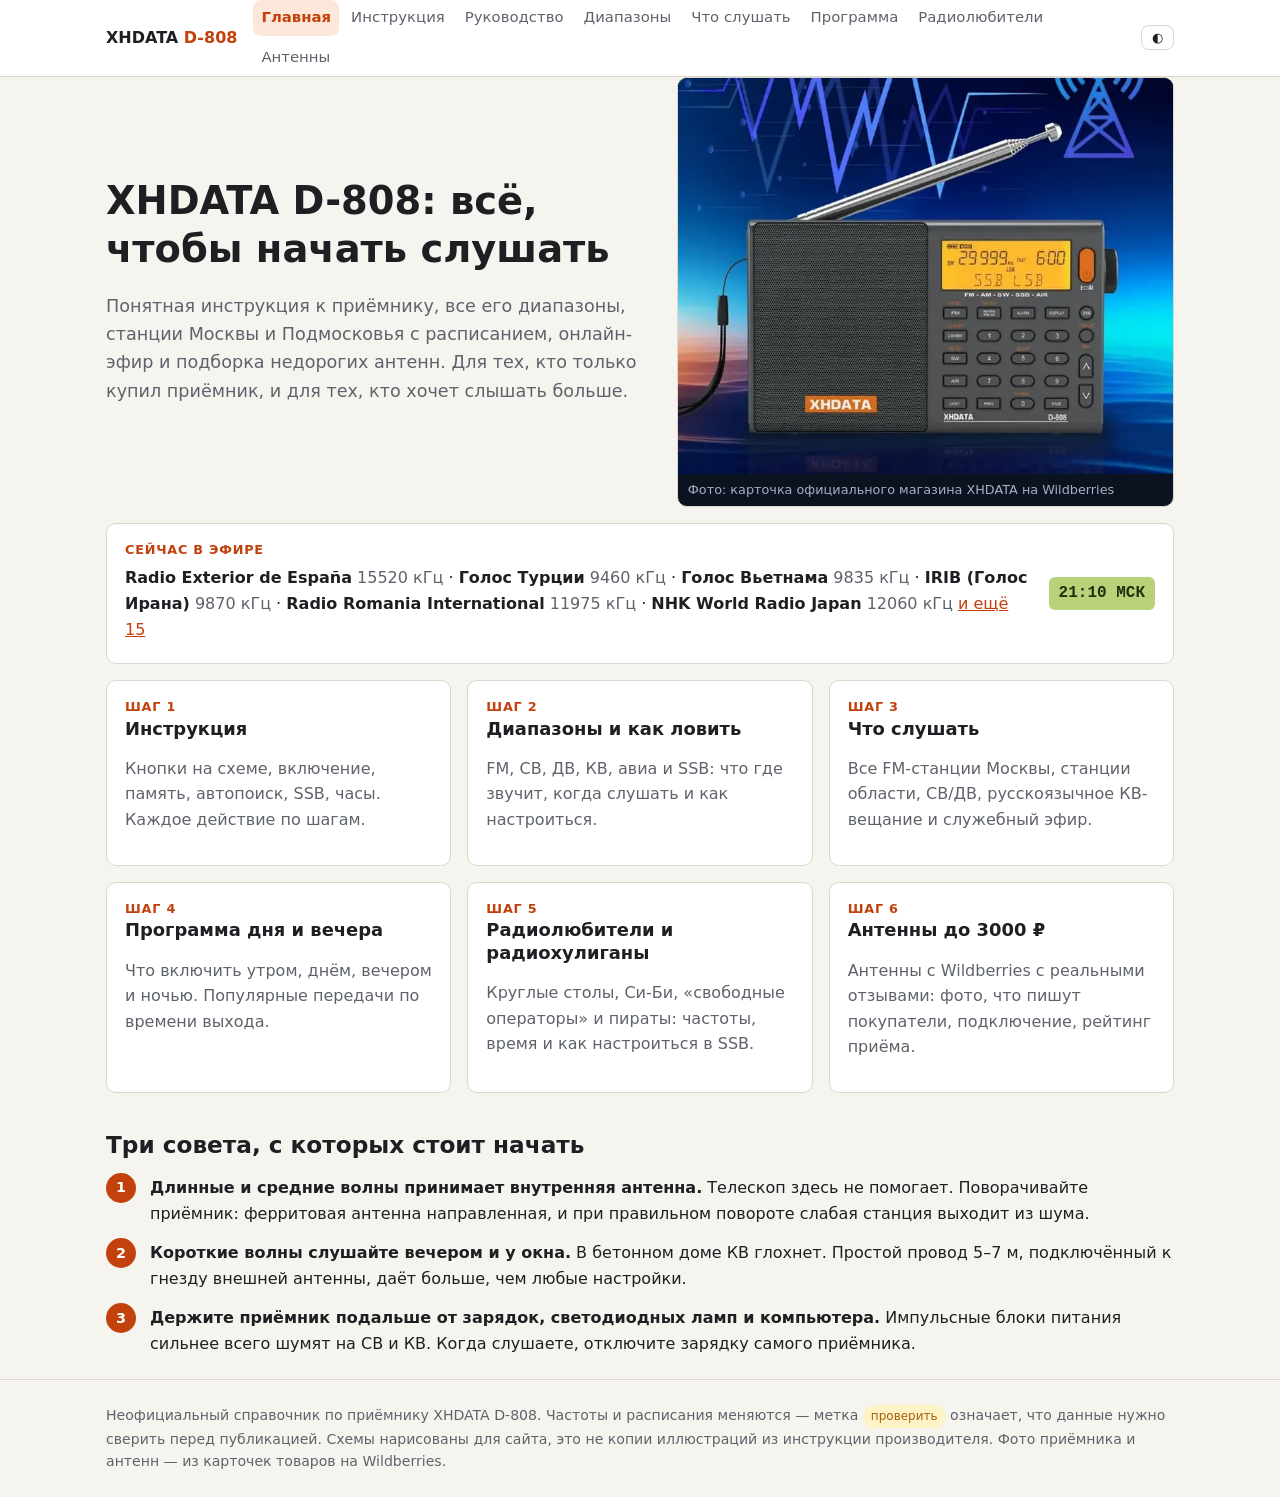
<file: site/index.html>
<!doctype html>
<html lang="ru">
<head>
<meta charset="utf-8">
<meta name="viewport" content="width=device-width, initial-scale=1">
<!-- seo:start -->
<title>XHDATA D-808: инструкция на русском, частоты станций, антенны</title>
<meta name="description" content="Справочник по приёмнику XHDATA D-808: инструкция на русском, что слушать в Москве и Подмосковье на FM, СВ и КВ, онлайн-эфир станций, радиолюбители и антенны до 3000 ₽.">
<meta name="robots" content="index, follow, max-image-preview:large">
<link rel="canonical" href="https://wwwparser.github.io/xhdata-d808/">
<link rel="icon" href="favicon.svg" type="image/svg+xml">
<link rel="apple-touch-icon" href="img/apple-touch-icon.png">
<meta name="theme-color" content="#c2410c">
<meta property="og:type" content="website">
<meta property="og:locale" content="ru_RU">
<meta property="og:site_name" content="XHDATA D-808 — справочник">
<meta property="og:title" content="XHDATA D-808: инструкция на русском, частоты станций, антенны">
<meta property="og:description" content="Справочник по приёмнику XHDATA D-808: инструкция на русском, что слушать в Москве и Подмосковье на FM, СВ и КВ, онлайн-эфир станций, радиолюбители и антенны до 3000 ₽.">
<meta property="og:url" content="https://wwwparser.github.io/xhdata-d808/">
<meta property="og:image" content="https://wwwparser.github.io/xhdata-d808/img/og-cover.jpg">
<meta property="og:image:width" content="1200">
<meta property="og:image:height" content="630">
<meta name="twitter:card" content="summary_large_image">
<script type="application/ld+json">{"@context":"https://schema.org","@graph":[{"@type":"BreadcrumbList","itemListElement":[{"@type":"ListItem","position":1,"name":"Главная","item":"https://wwwparser.github.io/xhdata-d808/"}]},{"@type":"WebSite","@id":"https://wwwparser.github.io/xhdata-d808/#site","url":"https://wwwparser.github.io/xhdata-d808/","name":"XHDATA D-808 — справочник","inLanguage":"ru","description":"Справочник по приёмнику XHDATA D-808: инструкция на русском, что слушать в Москве и Подмосковье на FM, СВ и КВ, онлайн-эфир станций, радиолюбители и антенны до 3000 ₽."},{"@type":"WebPage","@id":"https://wwwparser.github.io/xhdata-d808/#page","url":"https://wwwparser.github.io/xhdata-d808/","name":"XHDATA D-808: инструкция на русском, частоты станций, антенны","description":"Справочник по приёмнику XHDATA D-808: инструкция на русском, что слушать в Москве и Подмосковье на FM, СВ и КВ, онлайн-эфир станций, радиолюбители и антенны до 3000 ₽.","inLanguage":"ru","isPartOf":{"@id":"https://wwwparser.github.io/xhdata-d808/#site"},"dateModified":"2026-09-23","about":{"@type":"Product","name":"XHDATA D-808","brand":{"@type":"Brand","name":"XHDATA"},"category":"Всеволновый радиоприёмник"},"primaryImageOfPage":"https://wwwparser.github.io/xhdata-d808/img/d808/2.webp"}]}</script>
<!-- seo:end -->
<link rel="stylesheet" href="assets/style.css">
</head>
<body>
<main class="wrap">
  <div class="hero">
    <div>
      <h1>XHDATA D-808: всё, чтобы начать слушать</h1>
      <p class="lead">Понятная инструкция к приёмнику, все его диапазоны, станции Москвы и Подмосковья с расписанием, онлайн-эфир и подборка недорогих антенн. Для тех, кто только купил приёмник, и для тех, кто хочет слышать больше.</p>
      <p class="small muted" id="buy"></p>
    </div>
    <figure class="hero-photo" style="margin:0">
      <img src="img/d808/2.webp" alt="Приёмник XHDATA D-808" width="700" height="933" style="aspect-ratio:700/560;object-fit:cover;object-position:50% 78%">
      <figcaption>Фото: карточка официального магазина XHDATA на Wildberries</figcaption>
    </figure>
  </div>

  <div class="card" style="display:flex;gap:16px;align-items:center;flex-wrap:wrap;margin:16px 0">
    <div style="flex:1 1 260px">
      <div class="kicker">Сейчас в эфире</div>
      <p style="margin:.3em 0" id="now">Загрузка…</p>
    </div>
    <span class="clock" id="clock"></span>
  </div>

  <div class="grid">
    <a class="card" href="guide.html"><div class="kicker">Шаг 1</div><h3>Инструкция</h3>
      <p class="muted">Кнопки на схеме, включение, память, автопоиск, SSB, часы. Каждое действие по шагам.</p></a>
    <a class="card" href="bands.html"><div class="kicker">Шаг 2</div><h3>Диапазоны и как ловить</h3>
      <p class="muted">FM, СВ, ДВ, КВ, авиа и SSB: что где звучит, когда слушать и как настроиться.</p></a>
    <a class="card" href="listen.html"><div class="kicker">Шаг 3</div><h3>Что слушать</h3>
      <p class="muted">Все FM-станции Москвы, станции области, СВ/ДВ, русскоязычное КВ-вещание и служебный эфир.</p></a>
    <a class="card" href="schedule.html"><div class="kicker">Шаг 4</div><h3>Программа дня и вечера</h3>
      <p class="muted">Что включить утром, днём, вечером и ночью. Популярные передачи по времени выхода.</p></a>
    <a class="card" href="hams.html"><div class="kicker">Шаг 5</div><h3>Радиолюбители и радиохулиганы</h3>
      <p class="muted">Круглые столы, Си-Би, «свободные операторы» и пираты: частоты, время и как настроиться в SSB.</p></a>
    <a class="card" href="antennas.html"><div class="kicker">Шаг 6</div><h3>Антенны до 3000 ₽</h3>
      <p class="muted">Антенны с Wildberries с реальными отзывами: фото, что пишут покупатели, подключение, рейтинг приёма.</p></a>
  </div>

  <h2>Три совета, с которых стоит начать</h2>
  <ol class="steps">
    <li><b>Длинные и средние волны принимает внутренняя антенна.</b> Телескоп здесь не помогает. Поворачивайте приёмник: ферритовая антенна направленная, и при правильном повороте слабая станция выходит из шума.</li>
    <li><b>Короткие волны слушайте вечером и у окна.</b> В бетонном доме КВ глохнет. Простой провод 5–7 м, подключённый к гнезду внешней антенны, даёт больше, чем любые настройки.</li>
    <li><b>Держите приёмник подальше от зарядок, светодиодных ламп и компьютера.</b> Импульсные блоки питания сильнее всего шумят на СВ и КВ. Когда слушаете, отключите зарядку самого приёмника.</li>
  </ol>
</main>
<script src="data/stations.js"></script>
<script src="data/streams.js"></script>
<script src="data/d808_photos.js"></script>
<script src="assets/app.js"></script>
<script>
(function () {
  const { esc, isLive, startClock, groupSW, streamFor, $ } = Site;
  startClock($("#clock"));
  const S = window.STATIONS || {};
  const P = window.D808_PHOTOS || {};
  if (P.url) $("#buy").innerHTML = `Сам приёмник на Wildberries: <a href="${esc(P.url)}" target="_blank" rel="noopener nofollow">${Number(P.price_rub).toLocaleString("ru-RU")} ₽, ★ ${String(P.rating).replace(".", ",")}, ${P.feedbacks_card_total || P.feedbacks} отзывов</a> (цена на ${esc(String(P.checked).split("-").reverse().join("."))}).`;
  const live = groupSW([...(S.sw_russian || []), ...(S.sw_other || [])].filter((r) => isLive(r.time_utc)));
  // длинный список частот: первые три и «…»
  const shortFreqs = (f) => { const a = String(f).split(", "); return a.length > 3 ? a.slice(0, 3).join(", ") + "…" : f; };
  // одна станция — один пункт, сначала подтверждённые
  const seen = new Set();
  const uniq = live.filter((r) => !seen.has(r.station) && seen.add(r.station));
  $("#now").innerHTML = uniq.length
    ? uniq.slice(0, 6).map((r) => {
        const st = streamFor(r);
        const play = st ? ` <button class="chip" style="padding:0 8px" data-play="${esc(st.url)}" data-title="${esc(r.station)}" title="Слушать онлайн">▶</button>` : "";
        return `<b>${esc(r.station)}</b> <span class="muted">${esc(shortFreqs(r.freq_khz))} кГц</span>${play}`;
      }).join(" · ") +
      (uniq.length > 6 ? ` <a href="listen.html#swru">и ещё ${uniq.length - 6}</a>` : "")
    : 'Сейчас по расписанию на КВ тихо. <a href="listen.html">Все станции</a>';
})();
</script>
</body>
</html>
</file>
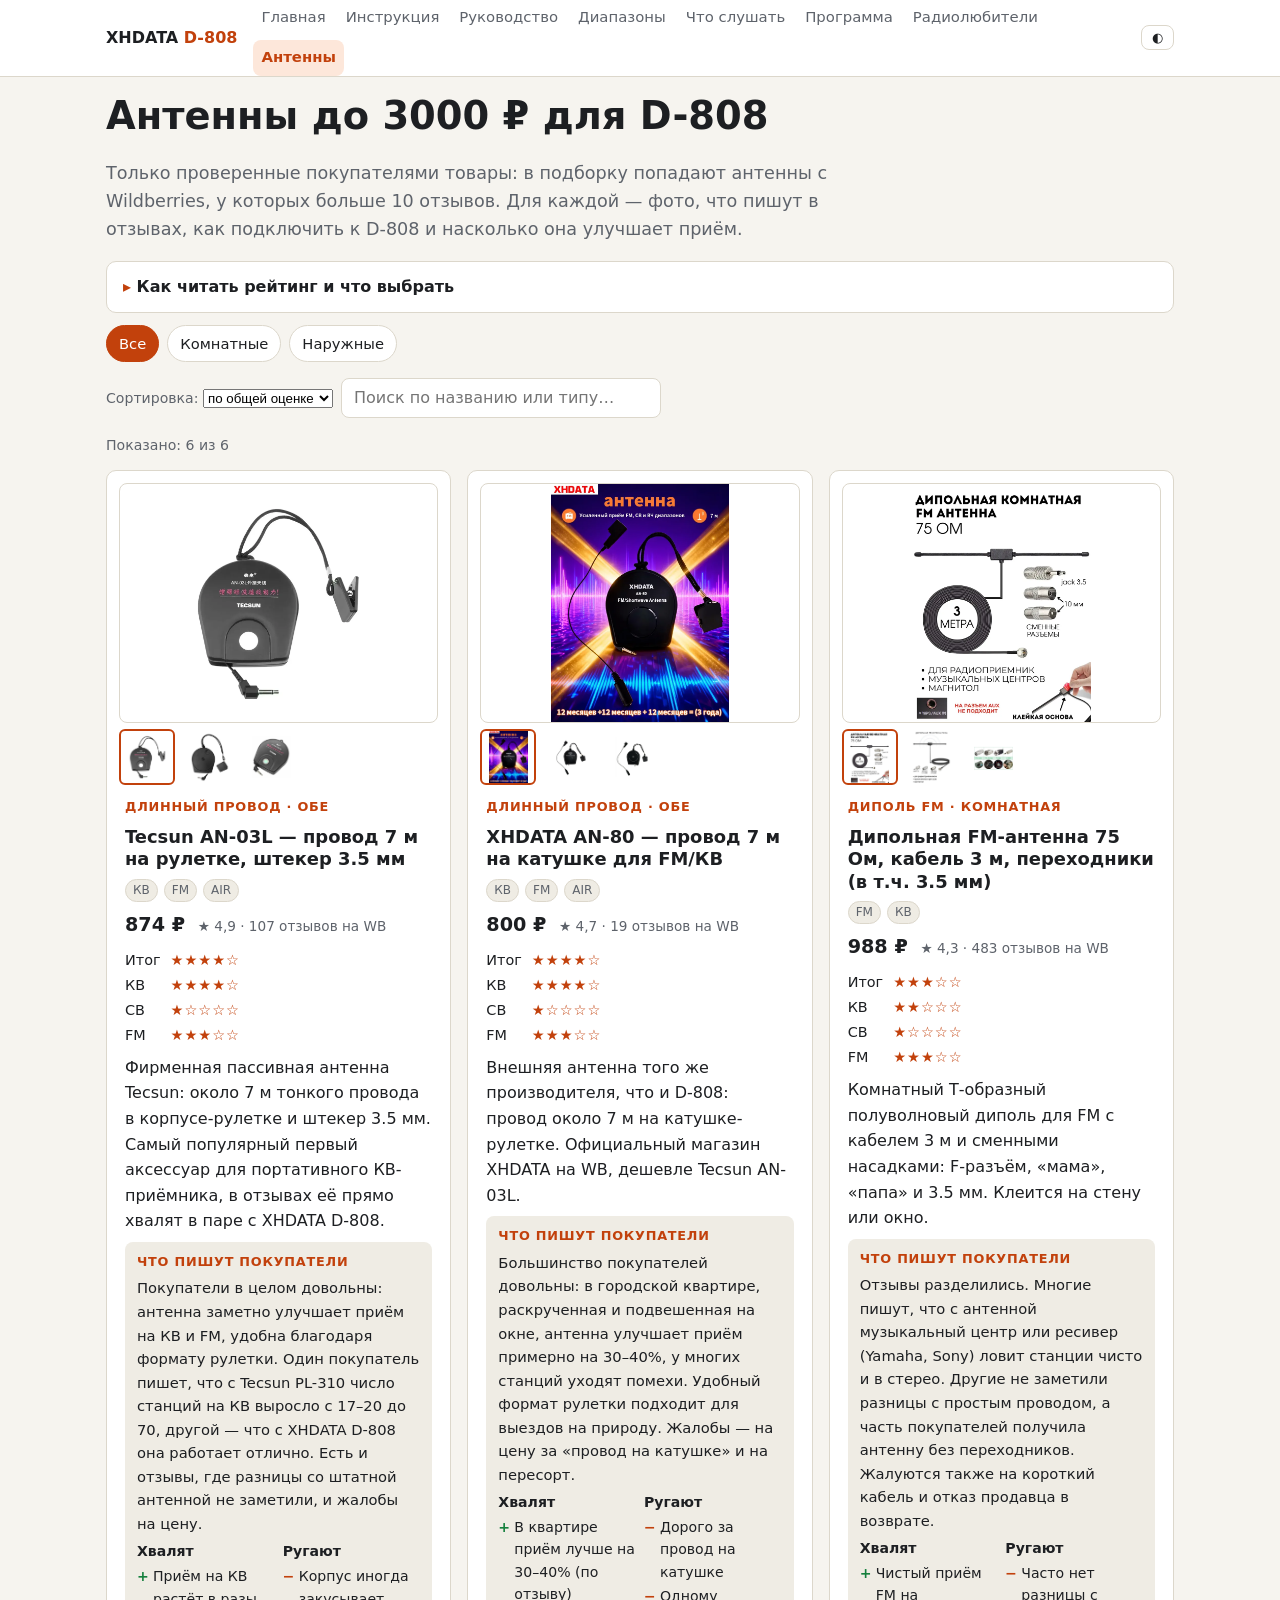
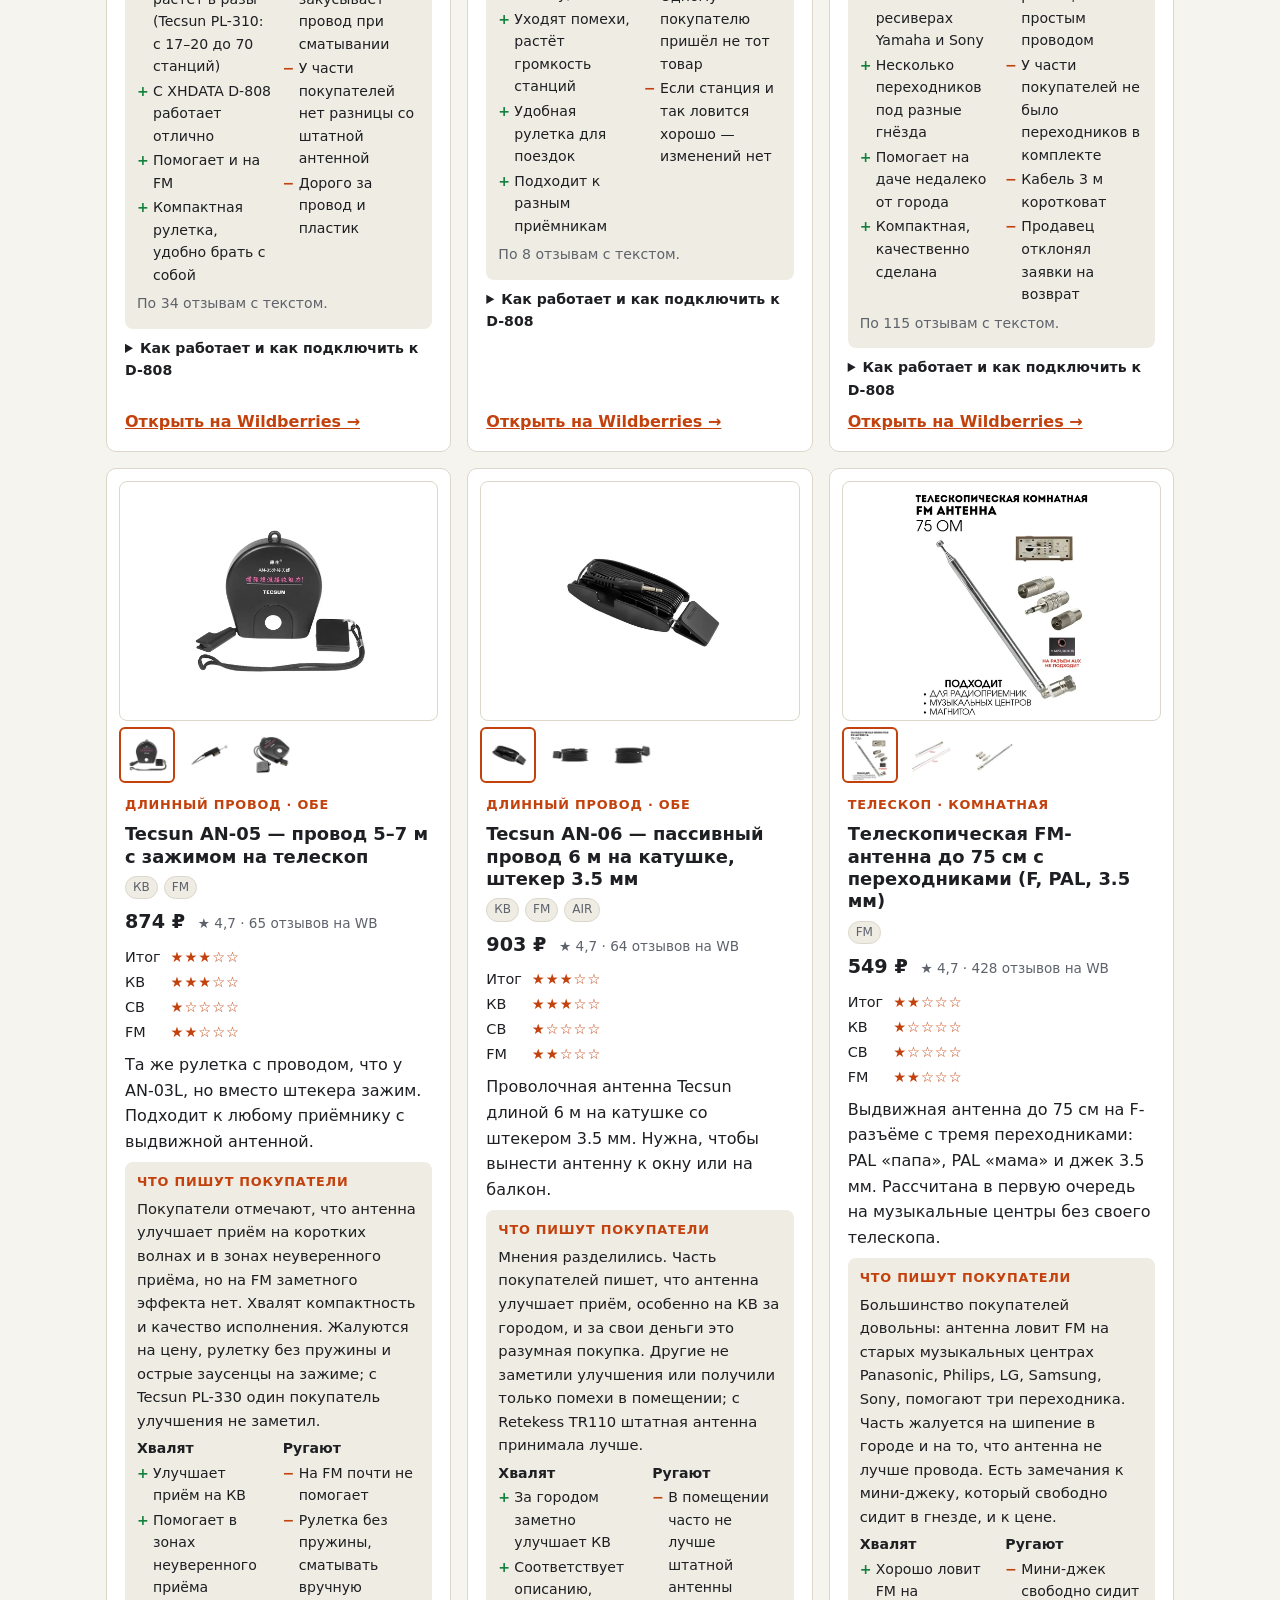
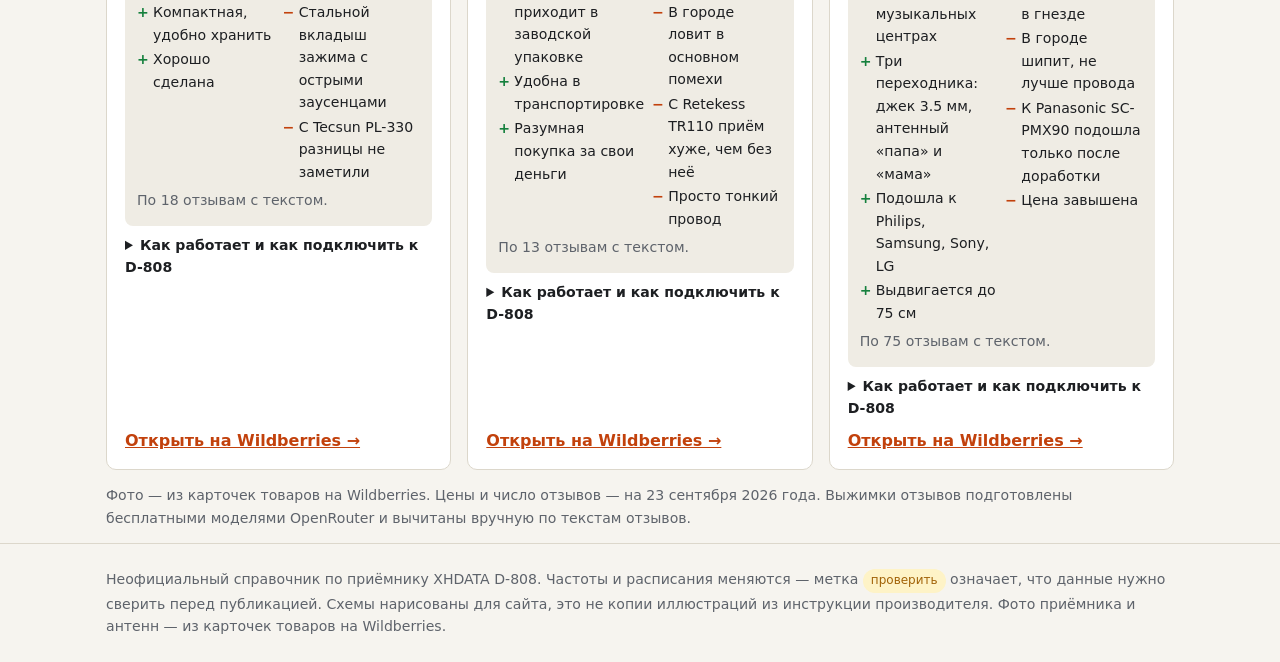
<file: site/antennas.html>
<!doctype html>
<html lang="ru">
<head>
<meta charset="utf-8">
<meta name="viewport" content="width=device-width, initial-scale=1">
<!-- seo:start -->
<title>Антенна для XHDATA D-808 до 3000 ₽: отзывы, фото, рейтинг</title>
<meta name="description" content="Антенны для радиоприёмника с Wildberries с реальными отзывами покупателей: провода для КВ, FM-антенны, фото, выжимка отзывов, подключение к D-808.">
<meta name="robots" content="index, follow, max-image-preview:large">
<link rel="canonical" href="https://wwwparser.github.io/xhdata-d808/antennas.html">
<link rel="icon" href="favicon.svg" type="image/svg+xml">
<link rel="apple-touch-icon" href="img/apple-touch-icon.png">
<meta name="theme-color" content="#c2410c">
<meta property="og:type" content="website">
<meta property="og:locale" content="ru_RU">
<meta property="og:site_name" content="XHDATA D-808 — справочник">
<meta property="og:title" content="Антенна для XHDATA D-808 до 3000 ₽: отзывы, фото, рейтинг">
<meta property="og:description" content="Антенны для радиоприёмника с Wildberries с реальными отзывами покупателей: провода для КВ, FM-антенны, фото, выжимка отзывов, подключение к D-808.">
<meta property="og:url" content="https://wwwparser.github.io/xhdata-d808/antennas.html">
<meta property="og:image" content="https://wwwparser.github.io/xhdata-d808/img/og-cover.jpg">
<meta property="og:image:width" content="1200">
<meta property="og:image:height" content="630">
<meta name="twitter:card" content="summary_large_image">
<script type="application/ld+json">{"@context":"https://schema.org","@graph":[{"@type":"BreadcrumbList","itemListElement":[{"@type":"ListItem","position":1,"name":"Главная","item":"https://wwwparser.github.io/xhdata-d808/"},{"@type":"ListItem","position":2,"name":"Антенны","item":"https://wwwparser.github.io/xhdata-d808/antennas.html"}]},{"@type":"WebPage","@id":"https://wwwparser.github.io/xhdata-d808/antennas.html#page","url":"https://wwwparser.github.io/xhdata-d808/antennas.html","name":"Антенна для XHDATA D-808 до 3000 ₽: отзывы, фото, рейтинг","description":"Антенны для радиоприёмника с Wildberries с реальными отзывами покупателей: провода для КВ, FM-антенны, фото, выжимка отзывов, подключение к D-808.","inLanguage":"ru","isPartOf":{"@id":"https://wwwparser.github.io/xhdata-d808/#site"},"dateModified":"2026-09-23","about":{"@type":"Product","name":"XHDATA D-808","brand":{"@type":"Brand","name":"XHDATA"},"category":"Всеволновый радиоприёмник"}},{"@type":"ItemList","name":"Антенны для XHDATA D-808 до 3000 ₽","numberOfItems":6,"itemListElement":[{"@type":"ListItem","position":1,"item":{"@type":"Product","name":"Tecsun AN-03L — провод 7 м на рулетке, штекер 3.5 мм","description":"Фирменная пассивная антенна Tecsun: около 7 м тонкого провода в корпусе-рулетке и штекер 3.5 мм. Самый популярный первый аксессуар для портативного КВ-приёмника, в отзывах её прямо хвалят в паре с XHDATA D-808.","image":["https://wwwparser.github.io/xhdata-d808/img/antennas/78363496-1.webp","https://wwwparser.github.io/xhdata-d808/img/antennas/78363496-2.webp","https://wwwparser.github.io/xhdata-d808/img/antennas/78363496-3.webp"],"category":"Антенна для радиоприёмника","sku":"78363496","offers":{"@type":"Offer","price":874,"priceCurrency":"RUB","availability":"https://schema.org/InStock","url":"https://www.wildberries.ru/catalog/78363496/detail.aspx"}}},{"@type":"ListItem","position":2,"item":{"@type":"Product","name":"XHDATA AN-80 — провод 7 м на катушке для FM/КВ","description":"Внешняя антенна того же производителя, что и D-808: провод около 7 м на катушке-рулетке. Официальный магазин XHDATA на WB, дешевле Tecsun AN-03L.","image":["https://wwwparser.github.io/xhdata-d808/img/antennas/624059378-1.webp","https://wwwparser.github.io/xhdata-d808/img/antennas/624059378-2.webp","https://wwwparser.github.io/xhdata-d808/img/antennas/624059378-3.webp"],"category":"Антенна для радиоприёмника","sku":"624059378","offers":{"@type":"Offer","price":800,"priceCurrency":"RUB","availability":"https://schema.org/InStock","url":"https://www.wildberries.ru/catalog/624059378/detail.aspx"}}},{"@type":"ListItem","position":3,"item":{"@type":"Product","name":"Tecsun AN-06 — пассивный провод 6 м на катушке, штекер 3.5 мм","description":"Проволочная антенна Tecsun длиной 6 м на катушке со штекером 3.5 мм. Нужна, чтобы вынести антенну к окну или на балкон.","image":["https://wwwparser.github.io/xhdata-d808/img/antennas/139370258-1.webp","https://wwwparser.github.io/xhdata-d808/img/antennas/139370258-2.webp","https://wwwparser.github.io/xhdata-d808/img/antennas/139370258-3.webp"],"category":"Антенна для радиоприёмника","sku":"139370258","offers":{"@type":"Offer","price":903,"priceCurrency":"RUB","availability":"https://schema.org/InStock","url":"https://www.wildberries.ru/catalog/139370258/detail.aspx"}}},{"@type":"ListItem","position":4,"item":{"@type":"Product","name":"Tecsun AN-05 — провод 5–7 м с зажимом на телескоп","description":"Та же рулетка с проводом, что у AN-03L, но вместо штекера зажим. Подходит к любому приёмнику с выдвижной антенной.","image":["https://wwwparser.github.io/xhdata-d808/img/antennas/78317608-1.webp","https://wwwparser.github.io/xhdata-d808/img/antennas/78317608-2.webp","https://wwwparser.github.io/xhdata-d808/img/antennas/78317608-3.webp"],"category":"Антенна для радиоприёмника","sku":"78317608","offers":{"@type":"Offer","price":874,"priceCurrency":"RUB","availability":"https://schema.org/InStock","url":"https://www.wildberries.ru/catalog/78317608/detail.aspx"}}},{"@type":"ListItem","position":5,"item":{"@type":"Product","name":"Дипольная FM-антенна 75 Ом, кабель 3 м, переходники (в т.ч. 3.5 мм)","description":"Комнатный Т-образный полуволновый диполь для FM с кабелем 3 м и сменными насадками: F-разъём, «мама», «папа» и 3.5 мм. Клеится на стену или окно.","image":["https://wwwparser.github.io/xhdata-d808/img/antennas/164536713-1.webp","https://wwwparser.github.io/xhdata-d808/img/antennas/164536713-2.webp","https://wwwparser.github.io/xhdata-d808/img/antennas/164536713-3.webp"],"category":"Антенна для радиоприёмника","sku":"164536713","offers":{"@type":"Offer","price":988,"priceCurrency":"RUB","availability":"https://schema.org/InStock","url":"https://www.wildberries.ru/catalog/164536713/detail.aspx"}}},{"@type":"ListItem","position":6,"item":{"@type":"Product","name":"Телескопическая FM-антенна до 75 см с переходниками (F, PAL, 3.5 мм)","description":"Выдвижная антенна до 75 см на F-разъёме с тремя переходниками: PAL «папа», PAL «мама» и джек 3.5 мм. Рассчитана в первую очередь на музыкальные центры без своего телескопа.","image":["https://wwwparser.github.io/xhdata-d808/img/antennas/160146209-1.webp","https://wwwparser.github.io/xhdata-d808/img/antennas/160146209-2.webp","https://wwwparser.github.io/xhdata-d808/img/antennas/160146209-3.webp"],"category":"Антенна для радиоприёмника","sku":"160146209","offers":{"@type":"Offer","price":549,"priceCurrency":"RUB","availability":"https://schema.org/InStock","url":"https://www.wildberries.ru/catalog/160146209/detail.aspx"}}}]}]}</script>
<!-- seo:end -->
<link rel="stylesheet" href="assets/style.css">
</head>
<body>
<main class="wrap">
  <h1>Антенны до 3000 ₽ для D-808</h1>
  <p class="lead">Только проверенные покупателями товары: в подборку попадают антенны с Wildberries, у которых больше 10 отзывов. Для каждой — фото, что пишут в отзывах, как подключить к D-808 и насколько она улучшает приём.</p>

  <details class="howto">
    <summary>Как читать рейтинг и что выбрать</summary>
    <div class="body">
      <p>Оценка от 1 до 5 показывает, насколько антенна улучшает приём по сравнению со штатной, отдельно по диапазонам. Она складывается из типа антенны, отзывов покупателей и обзоров радиолюбителей. Это экспертная оценка, а не лабораторный замер. Рядом — средняя оценка покупателей на Wildberries.</p>
      <ul>
        <li><b>Хочется больше станций на КВ.</b> Возьмите провод 6–7 м со штекером 3,5 мм и вытяните его к окну или на балкон — самый заметный прирост за небольшие деньги.</li>
        <li><b>FM на даче или далеко от Москвы.</b> Выносная FM-антенна у окна помогает там, где телескоп уже не тянет.</li>
        <li><b>Средние волны.</b> Гнездо внешней антенны D-808 на СВ не работает — там принимает только встроенный феррит. Помогает рамочная антенна рядом с приёмником, но рамок с достаточным числом отзывов на Wildberries сейчас нет.</li>
      </ul>
      <p class="note">Наружную антенну отключайте от приёмника при грозе: длинный провод на улице собирает статическое электричество.</p>
    </div>
  </details>

  <div class="toolbar" id="place"></div>
  <div class="toolbar">
    <label class="small muted">Сортировка:
      <select id="sort">
        <option value="overall">по общей оценке</option>
        <option value="reviews">по числу отзывов</option>
        <option value="sw">по КВ</option>
        <option value="fm">по FM</option>
        <option value="price">по цене</option>
      </select></label>
    <input type="search" id="q" placeholder="Поиск по названию или типу…">
  </div>
  <p class="small muted" id="count"></p>
  <div class="grid ant-grid" id="out"></div>

  <p class="small muted">Фото — из карточек товаров на Wildberries. Цены и число отзывов — на 23 сентября 2026 года. Выжимки отзывов подготовлены бесплатными моделями OpenRouter и вычитаны вручную по текстам отзывов.</p>
</main>
<script src="data/antennas.js"></script>
<script src="assets/app.js"></script>
<script>
(function () {
  const { esc, stars, verify, filterRows, $ } = Site;
  const A = window.ANTENNAS || [];
  const PLACES = { all: "Все", "комнатная": "Комнатные", "наружная": "Наружные" };
  let place = "all";

  function gallery(a) {
    const imgs = a.images || [];
    if (!imgs.length) return "";
    return `<div class="gallery">
      <img class="gallery-main" src="${esc(imgs[0])}" alt="${esc(a.name)}" loading="lazy" width="700" height="933">
      ${imgs.length > 1 ? `<div class="thumbs">${imgs.map((src, i) =>
        `<button type="button" class="thumb${i === 0 ? " on" : ""}" data-src="${esc(src)}"><img src="${esc(src)}" alt="" loading="lazy"></button>`).join("")}</div>` : ""}
    </div>`;
  }

  function summary(a) {
    const s = a.reviews_summary;
    if (!s) return "";
    const list = (arr, cls) => (arr && arr.length ? `<ul class="${cls}">${arr.map((x) => `<li>${esc(x)}</li>`).join("")}</ul>` : "");
    return `<div class="reviews">
      <div class="kicker">Что пишут покупатели</div>
      <p>${esc(s.text)}</p>
      <div class="pc">
        <div><b class="small">Хвалят</b>${list(s.praise, "plus")}</div>
        <div><b class="small">Ругают</b>${list(s.complaints, "minus")}</div>
      </div>
      <p class="small muted">По ${esc(s.based_on)} отзывам с текстом.</p>
    </div>`;
  }

  function card(a) {
    const r = a.rating || {};
    const bands = (a.bands || []).map((b) => `<span class="badge">${esc(b)}</span>`).join(" ");
    return `<article class="card ant">
      ${gallery(a)}
      <div class="kicker">${esc(a.type)} · ${esc(a.placement)}</div>
      <h3 style="margin:0">${esc(a.name)}${verify(a)}</h3>
      <div class="meta">${bands}${a.needs_power ? ' <span class="badge">нужно питание</span>' : ""}</div>
      <div class="price">${Number(a.price_rub).toLocaleString("ru-RU")} ₽
        <span class="wb">★ ${esc(String(a.wb_rating).replace(".", ","))} · ${esc(a.reviews_count)} отзывов на WB</span></div>
      <div class="ratings">
        <span>Итог</span>${stars(r.overall)}
        <span>КВ</span>${stars(r.sw)}
        <span>СВ</span>${stars(r.mw)}
        <span>FM</span>${stars(r.fm)}
      </div>
      <p style="margin:0">${esc(a.description)}</p>
      ${summary(a)}
      <details><summary class="small"><b>Как работает и как подключить к D-808</b></summary>
        <p class="small">${esc(a.principle)}</p>
        <p class="small"><b>Подключение:</b> ${esc(a.connection)}</p>
        ${a.rating_note ? `<p class="small muted">${esc(a.rating_note)}</p>` : ""}
      </details>
      <a class="buy" href="${esc(a.url)}" target="_blank" rel="noopener nofollow">Открыть на Wildberries →</a>
    </article>`;
  }

  function render() {
    $("#place").innerHTML = Object.entries(PLACES).map(([k, t]) =>
      `<button class="chip${k === place ? " active" : ""}" data-k="${k}">${t}</button>`).join("");
    let rows = filterRows(A, $("#q").value);
    if (place !== "all") rows = rows.filter((a) => a.placement === place || a.placement === "обе");
    const key = $("#sort").value;
    const val = (a) => key === "reviews" ? a.reviews_count || 0 : (a.rating || {})[key] || 0;
    rows = [...rows].sort((a, b) => key === "price"
      ? (a.price_rub || 1e9) - (b.price_rub || 1e9)
      : val(b) - val(a) || (b.reviews_count || 0) - (a.reviews_count || 0));
    $("#count").textContent = `Показано: ${rows.length} из ${A.length}`;
    $("#out").innerHTML = rows.map(card).join("") || '<p class="muted">Ничего не найдено.</p>';
  }
  $("#place").addEventListener("click", (e) => {
    const b = e.target.closest("[data-k]");
    if (b) { place = b.dataset.k; render(); }
  });
  // переключение фото в галерее
  $("#out").addEventListener("click", (e) => {
    const t = e.target.closest(".thumb");
    if (!t) return;
    const g = t.closest(".gallery");
    g.querySelector(".gallery-main").src = t.dataset.src;
    g.querySelectorAll(".thumb").forEach((x) => x.classList.toggle("on", x === t));
  });
  $("#sort").addEventListener("change", render);
  $("#q").addEventListener("input", render);
  render();
})();
</script>
</body>
</html>
</file>
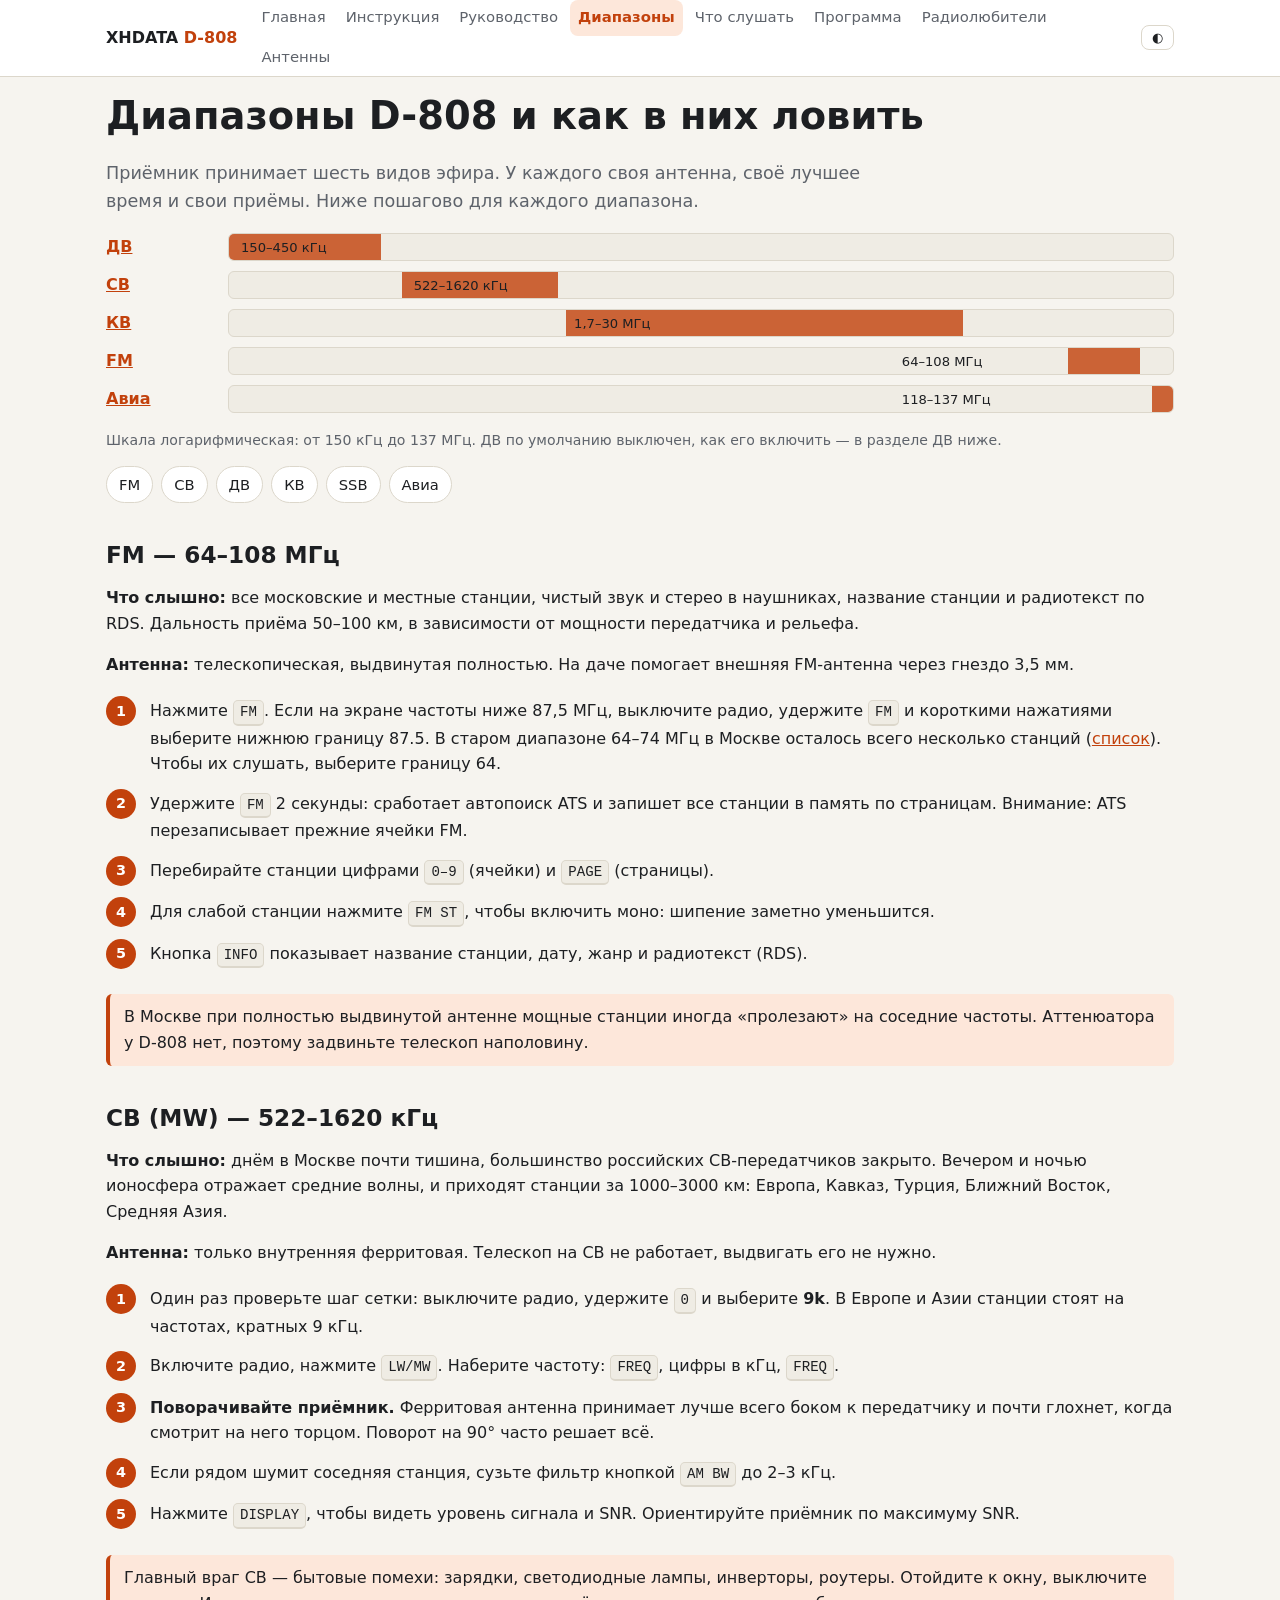
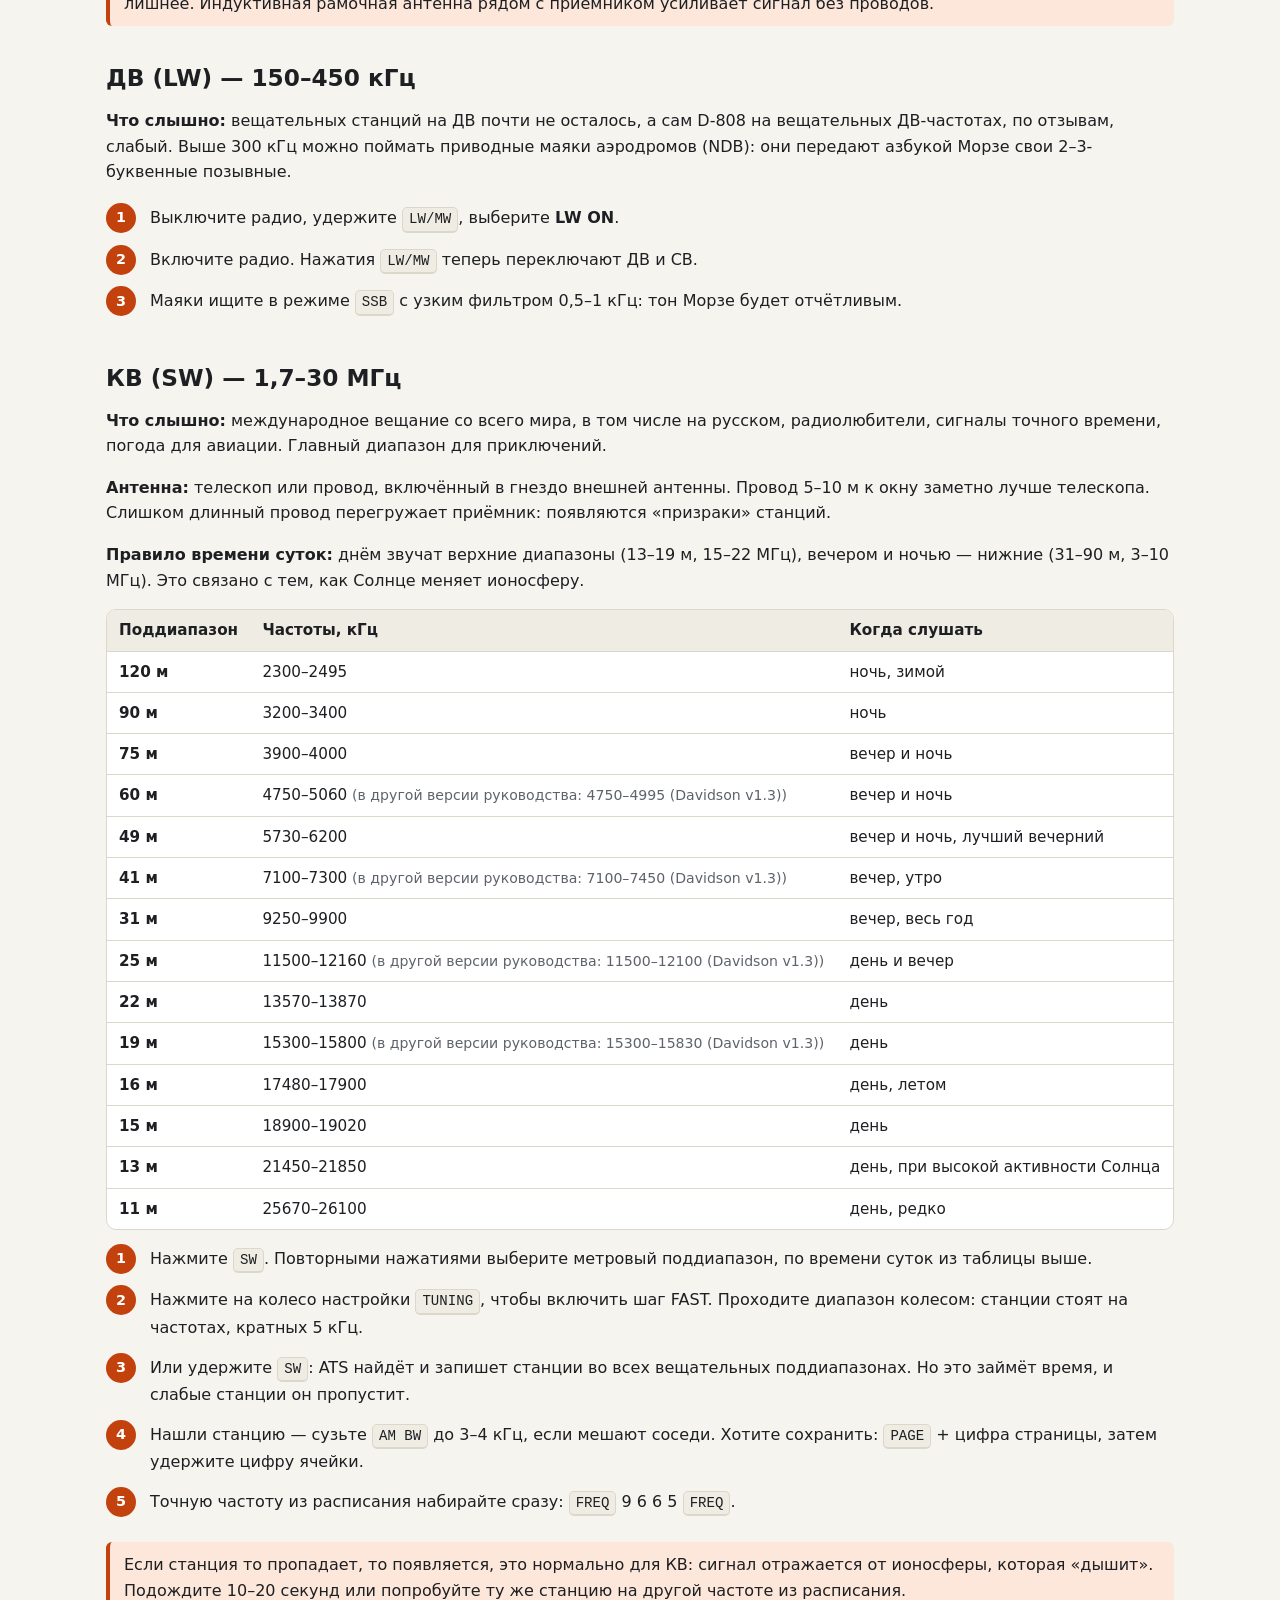
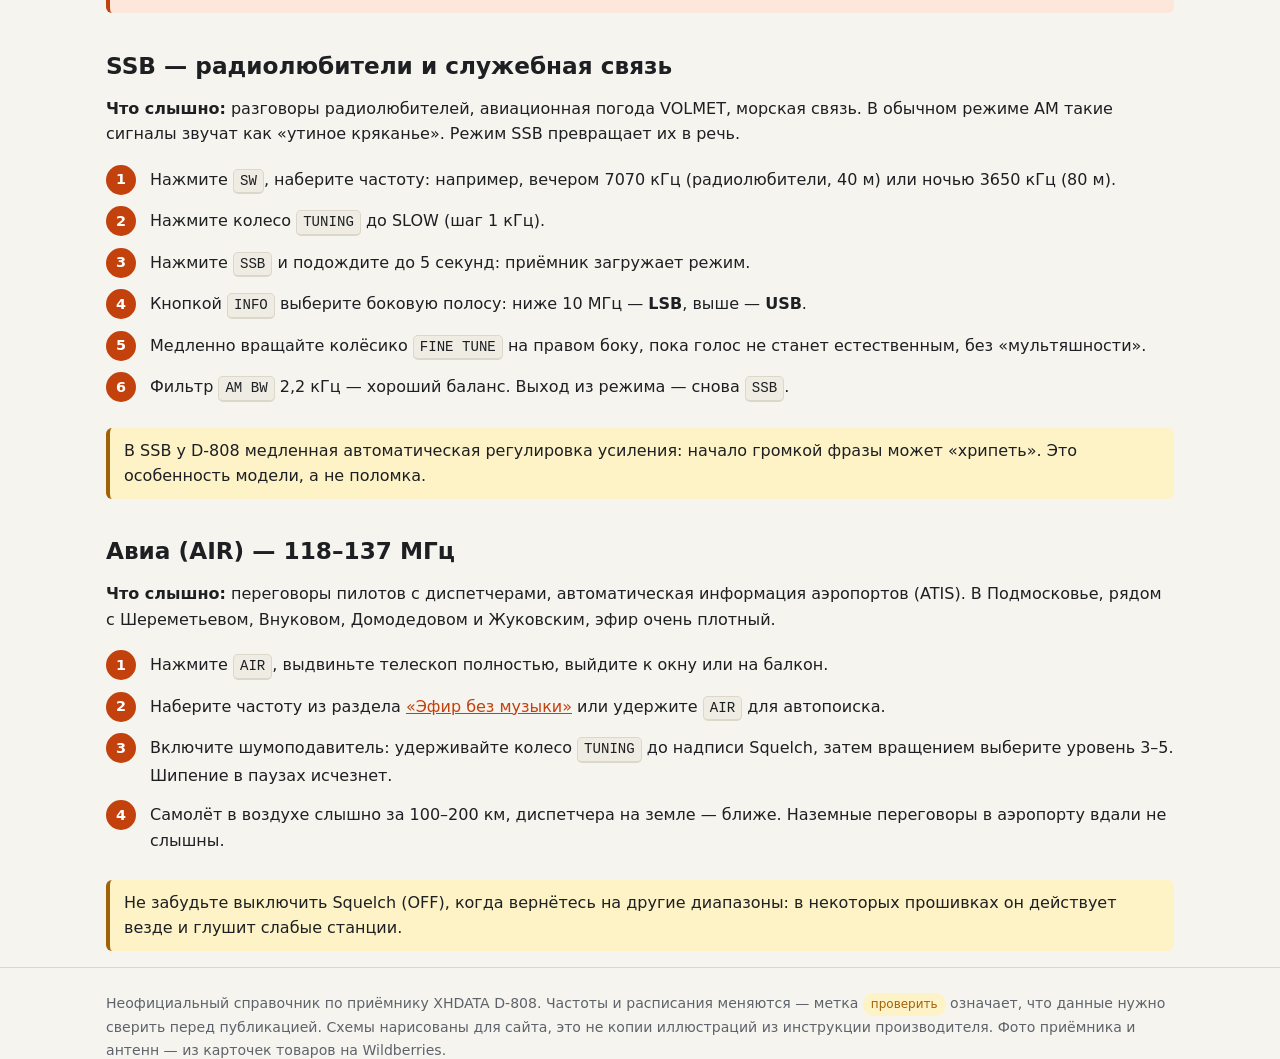
<file: site/bands.html>
<!doctype html>
<html lang="ru">
<head>
<meta charset="utf-8">
<meta name="viewport" content="width=device-width, initial-scale=1">
<!-- seo:start -->
<title>Диапазоны XHDATA D-808: как ловить FM, СВ, ДВ, КВ, SSB и авиа</title>
<meta name="description" content="Что слышно на каждом диапазоне D-808 и как настроиться: FM, средние и длинные волны, КВ-поддиапазоны по времени суток, SSB и авиадиапазон.">
<meta name="robots" content="index, follow, max-image-preview:large">
<link rel="canonical" href="https://wwwparser.github.io/xhdata-d808/bands.html">
<link rel="icon" href="favicon.svg" type="image/svg+xml">
<link rel="apple-touch-icon" href="img/apple-touch-icon.png">
<meta name="theme-color" content="#c2410c">
<meta property="og:type" content="website">
<meta property="og:locale" content="ru_RU">
<meta property="og:site_name" content="XHDATA D-808 — справочник">
<meta property="og:title" content="Диапазоны XHDATA D-808: как ловить FM, СВ, ДВ, КВ, SSB и авиа">
<meta property="og:description" content="Что слышно на каждом диапазоне D-808 и как настроиться: FM, средние и длинные волны, КВ-поддиапазоны по времени суток, SSB и авиадиапазон.">
<meta property="og:url" content="https://wwwparser.github.io/xhdata-d808/bands.html">
<meta property="og:image" content="https://wwwparser.github.io/xhdata-d808/img/og-cover.jpg">
<meta property="og:image:width" content="1200">
<meta property="og:image:height" content="630">
<meta name="twitter:card" content="summary_large_image">
<script type="application/ld+json">{"@context":"https://schema.org","@graph":[{"@type":"BreadcrumbList","itemListElement":[{"@type":"ListItem","position":1,"name":"Главная","item":"https://wwwparser.github.io/xhdata-d808/"},{"@type":"ListItem","position":2,"name":"Диапазоны","item":"https://wwwparser.github.io/xhdata-d808/bands.html"}]},{"@type":"WebPage","@id":"https://wwwparser.github.io/xhdata-d808/bands.html#page","url":"https://wwwparser.github.io/xhdata-d808/bands.html","name":"Диапазоны XHDATA D-808: как ловить FM, СВ, ДВ, КВ, SSB и авиа","description":"Что слышно на каждом диапазоне D-808 и как настроиться: FM, средние и длинные волны, КВ-поддиапазоны по времени суток, SSB и авиадиапазон.","inLanguage":"ru","isPartOf":{"@id":"https://wwwparser.github.io/xhdata-d808/#site"},"dateModified":"2026-09-23","about":{"@type":"Product","name":"XHDATA D-808","brand":{"@type":"Brand","name":"XHDATA"},"category":"Всеволновый радиоприёмник"}}]}</script>
<!-- seo:end -->
<link rel="stylesheet" href="assets/style.css">
</head>
<body>
<main class="wrap">
  <h1>Диапазоны D-808 и как в них ловить</h1>
  <p class="lead">Приёмник принимает шесть видов эфира. У каждого своя антенна, своё лучшее время и свои приёмы. Ниже пошагово для каждого диапазона.</p>

  <div class="spectrum" id="spectrum"></div>
  <p class="small muted">Шкала логарифмическая: от 150 кГц до 137 МГц. ДВ по умолчанию выключен, как его включить — в разделе ДВ ниже.</p>

  <div class="toolbar" id="jump"></div>

  <section id="fm">
    <h2>FM — 64–108 МГц</h2>
    <p><b>Что слышно:</b> все московские и местные станции, чистый звук и стерео в наушниках, название станции и радиотекст по RDS. Дальность приёма 50–100 км, в зависимости от мощности передатчика и рельефа.</p>
    <p><b>Антенна:</b> телескопическая, выдвинутая полностью. На даче помогает внешняя FM-антенна через гнездо 3,5 мм.</p>
    <ol class="steps">
      <li>Нажмите <span class="kbd">FM</span>. Если на экране частоты ниже 87,5 МГц, выключите радио, удержите <span class="kbd">FM</span> и короткими нажатиями выберите нижнюю границу 87.5. В старом диапазоне 64–74 МГц в Москве осталось всего несколько станций (<a href="listen.html#fm">список</a>). Чтобы их слушать, выберите границу 64.</li>
      <li>Удержите <span class="kbd">FM</span> 2 секунды: сработает автопоиск ATS и запишет все станции в память по страницам. Внимание: ATS перезаписывает прежние ячейки FM.</li>
      <li>Перебирайте станции цифрами <span class="kbd">0–9</span> (ячейки) и <span class="kbd">PAGE</span> (страницы).</li>
      <li>Для слабой станции нажмите <span class="kbd">FM ST</span>, чтобы включить моно: шипение заметно уменьшится.</li>
      <li>Кнопка <span class="kbd">INFO</span> показывает название станции, дату, жанр и радиотекст (RDS).</li>
    </ol>
    <p class="tip">В Москве при полностью выдвинутой антенне мощные станции иногда «пролезают» на соседние частоты. Аттенюатора у D-808 нет, поэтому задвиньте телескоп наполовину.</p>
  </section>

  <section id="mw">
    <h2>СВ (MW) — 522–1620 кГц</h2>
    <p><b>Что слышно:</b> днём в Москве почти тишина, большинство российских СВ-передатчиков закрыто. Вечером и ночью ионосфера отражает средние волны, и приходят станции за 1000–3000 км: Европа, Кавказ, Турция, Ближний Восток, Средняя Азия.</p>
    <p><b>Антенна:</b> только внутренняя ферритовая. Телескоп на СВ не работает, выдвигать его не нужно.</p>
    <ol class="steps">
      <li>Один раз проверьте шаг сетки: выключите радио, удержите <span class="kbd">0</span> и выберите <b>9k</b>. В Европе и Азии станции стоят на частотах, кратных 9 кГц.</li>
      <li>Включите радио, нажмите <span class="kbd">LW/MW</span>. Наберите частоту: <span class="kbd">FREQ</span>, цифры в кГц, <span class="kbd">FREQ</span>.</li>
      <li><b>Поворачивайте приёмник.</b> Ферритовая антенна принимает лучше всего боком к передатчику и почти глохнет, когда смотрит на него торцом. Поворот на 90° часто решает всё.</li>
      <li>Если рядом шумит соседняя станция, сузьте фильтр кнопкой <span class="kbd">AM BW</span> до 2–3 кГц.</li>
      <li>Нажмите <span class="kbd">DISPLAY</span>, чтобы видеть уровень сигнала и SNR. Ориентируйте приёмник по максимуму SNR.</li>
    </ol>
    <p class="tip">Главный враг СВ — бытовые помехи: зарядки, светодиодные лампы, инверторы, роутеры. Отойдите к окну, выключите лишнее. Индуктивная рамочная антенна рядом с приёмником усиливает сигнал без проводов.</p>
  </section>

  <section id="lw">
    <h2>ДВ (LW) — 150–450 кГц</h2>
    <p><b>Что слышно:</b> вещательных станций на ДВ почти не осталось, а сам D-808 на вещательных ДВ-частотах, по отзывам, слабый. Выше 300 кГц можно поймать приводные маяки аэродромов (NDB): они передают азбукой Морзе свои 2–3-буквенные позывные.</p>
    <ol class="steps">
      <li>Выключите радио, удержите <span class="kbd">LW/MW</span>, выберите <b>LW ON</b>.</li>
      <li>Включите радио. Нажатия <span class="kbd">LW/MW</span> теперь переключают ДВ и СВ.</li>
      <li>Маяки ищите в режиме <span class="kbd">SSB</span> с узким фильтром 0,5–1 кГц: тон Морзе будет отчётливым.</li>
    </ol>
  </section>

  <section id="sw">
    <h2>КВ (SW) — 1,7–30 МГц</h2>
    <p><b>Что слышно:</b> международное вещание со всего мира, в том числе на русском, радиолюбители, сигналы точного времени, погода для авиации. Главный диапазон для приключений.</p>
    <p><b>Антенна:</b> телескоп или провод, включённый в гнездо внешней антенны. Провод 5–10 м к окну заметно лучше телескопа. Слишком длинный провод перегружает приёмник: появляются «призраки» станций.</p>
    <p><b>Правило времени суток:</b> днём звучат верхние диапазоны (13–19 м, 15–22 МГц), вечером и ночью — нижние (31–90 м, 3–10 МГц). Это связано с тем, как Солнце меняет ионосферу.</p>
    <div id="meters"></div>
    <ol class="steps">
      <li>Нажмите <span class="kbd">SW</span>. Повторными нажатиями выберите метровый поддиапазон, по времени суток из таблицы выше.</li>
      <li>Нажмите на колесо настройки <span class="kbd">TUNING</span>, чтобы включить шаг FAST. Проходите диапазон колесом: станции стоят на частотах, кратных 5 кГц.</li>
      <li>Или удержите <span class="kbd">SW</span>: ATS найдёт и запишет станции во всех вещательных поддиапазонах. Но это займёт время, и слабые станции он пропустит.</li>
      <li>Нашли станцию — сузьте <span class="kbd">AM BW</span> до 3–4 кГц, если мешают соседи. Хотите сохранить: <span class="kbd">PAGE</span> + цифра страницы, затем удержите цифру ячейки.</li>
      <li>Точную частоту из расписания набирайте сразу: <span class="kbd">FREQ</span> 9 6 6 5 <span class="kbd">FREQ</span>.</li>
    </ol>
    <p class="tip">Если станция то пропадает, то появляется, это нормально для КВ: сигнал отражается от ионосферы, которая «дышит». Подождите 10–20 секунд или попробуйте ту же станцию на другой частоте из расписания.</p>
  </section>

  <section id="ssb">
    <h2>SSB — радиолюбители и служебная связь</h2>
    <p><b>Что слышно:</b> разговоры радиолюбителей, авиационная погода VOLMET, морская связь. В обычном режиме AM такие сигналы звучат как «утиное кряканье». Режим SSB превращает их в речь.</p>
    <ol class="steps">
      <li>Нажмите <span class="kbd">SW</span>, наберите частоту: например, вечером 7070 кГц (радиолюбители, 40 м) или ночью 3650 кГц (80 м).</li>
      <li>Нажмите колесо <span class="kbd">TUNING</span> до SLOW (шаг 1 кГц).</li>
      <li>Нажмите <span class="kbd">SSB</span> и подождите до 5 секунд: приёмник загружает режим.</li>
      <li>Кнопкой <span class="kbd">INFO</span> выберите боковую полосу: ниже 10 МГц — <b>LSB</b>, выше — <b>USB</b>.</li>
      <li>Медленно вращайте колёсико <span class="kbd">FINE TUNE</span> на правом боку, пока голос не станет естественным, без «мультяшности».</li>
      <li>Фильтр <span class="kbd">AM BW</span> 2,2 кГц — хороший баланс. Выход из режима — снова <span class="kbd">SSB</span>.</li>
    </ol>
    <p class="note">В SSB у D-808 медленная автоматическая регулировка усиления: начало громкой фразы может «хрипеть». Это особенность модели, а не поломка.</p>
  </section>

  <section id="air">
    <h2>Авиа (AIR) — 118–137 МГц</h2>
    <p><b>Что слышно:</b> переговоры пилотов с диспетчерами, автоматическая информация аэропортов (ATIS). В Подмосковье, рядом с Шереметьевом, Внуковом, Домодедовом и Жуковским, эфир очень плотный.</p>
    <ol class="steps">
      <li>Нажмите <span class="kbd">AIR</span>, выдвиньте телескоп полностью, выйдите к окну или на балкон.</li>
      <li>Наберите частоту из раздела <a href="listen.html#util">«Эфир без музыки»</a> или удержите <span class="kbd">AIR</span> для автопоиска.</li>
      <li>Включите шумоподавитель: удерживайте колесо <span class="kbd">TUNING</span> до надписи Squelch, затем вращением выберите уровень 3–5. Шипение в паузах исчезнет.</li>
      <li>Самолёт в воздухе слышно за 100–200 км, диспетчера на земле — ближе. Наземные переговоры в аэропорту вдали не слышны.</li>
    </ol>
    <p class="note">Не забудьте выключить Squelch (OFF), когда вернётесь на другие диапазоны: в некоторых прошивках он действует везде и глушит слабые станции.</p>
  </section>
</main>
<script src="data/d808.js"></script>
<script src="assets/app.js"></script>
<script>
(function () {
  const { esc, table, $ } = Site;
  const D = window.D808 || {};
  // полосы на логарифмической шкале 150 кГц … 137 МГц
  const lo = Math.log10(150), hi = Math.log10(137000);
  const pos = (khz) => ((Math.log10(khz) - lo) / (hi - lo)) * 100;
  const BANDS = [
    ["ДВ", "lw", 150, 450, "150–450 кГц"], ["СВ", "mw", 522, 1620, "522–1620 кГц"],
    ["КВ", "sw", 1711, 29999, "1,7–30 МГц"], ["FM", "fm", 64000, 108000, "64–108 МГц"],
    ["Авиа", "air", 118000, 137000, "118–137 МГц"],
  ];
  $("#spectrum").innerHTML = BANDS.map(([n, id, a, b, t]) =>
    `<div class="band-row"><a href="#${id}"><b>${n}</b></a>
      <div class="band-bar" title="${t}"><span style="left:${pos(a)}%;width:${Math.max(1.5, pos(b) - pos(a))}%"></span>
      <em style="left:${Math.min(pos(a), 70)}%;padding-left:${pos(b) - pos(a) > 20 ? 8 : 0}px;transform:translateX(${pos(b) - pos(a) > 20 ? 0 : 12}px)">${t}</em></div></div>`).join("");
  $("#jump").innerHTML = [["fm", "FM"], ["mw", "СВ"], ["lw", "ДВ"], ["sw", "КВ"], ["ssb", "SSB"], ["air", "Авиа"]]
    .map(([id, t]) => `<a class="chip" href="#${id}" style="text-decoration:none">${t}</a>`).join("");

  // когда лучше слушать метровый поддиапазон (по физике распространения, ориентировочно для средних широт)
  const WHEN = {
    "120m": "ночь, зимой", "90m": "ночь", "75m": "вечер и ночь", "60m": "вечер и ночь",
    "49m": "вечер и ночь, лучший вечерний", "41m": "вечер, утро", "31m": "вечер, весь год",
    "25m": "день и вечер", "22m": "день", "19m": "день", "16m": "день, летом",
    "15m": "день", "13m": "день, при высокой активности Солнца", "11m": "день, редко",
  };
  const mb = (D.sw_meter_bands && D.sw_meter_bands.bands) || [];
  $("#meters").innerHTML = table(mb, [
    { title: "Поддиапазон", cls: "num", render: (r) => esc(r.band.replace("m", " м")) },
    { title: "Частоты, кГц", render: (r) => esc(r.range_khz) + (r.alt ? ` <span class="small muted">(в другой версии руководства: ${esc(r.alt)})</span>` : "") },
    { title: "Когда слушать", render: (r) => esc(WHEN[r.band] || "") },
  ]);
})();
</script>
</body>
</html>
</file>
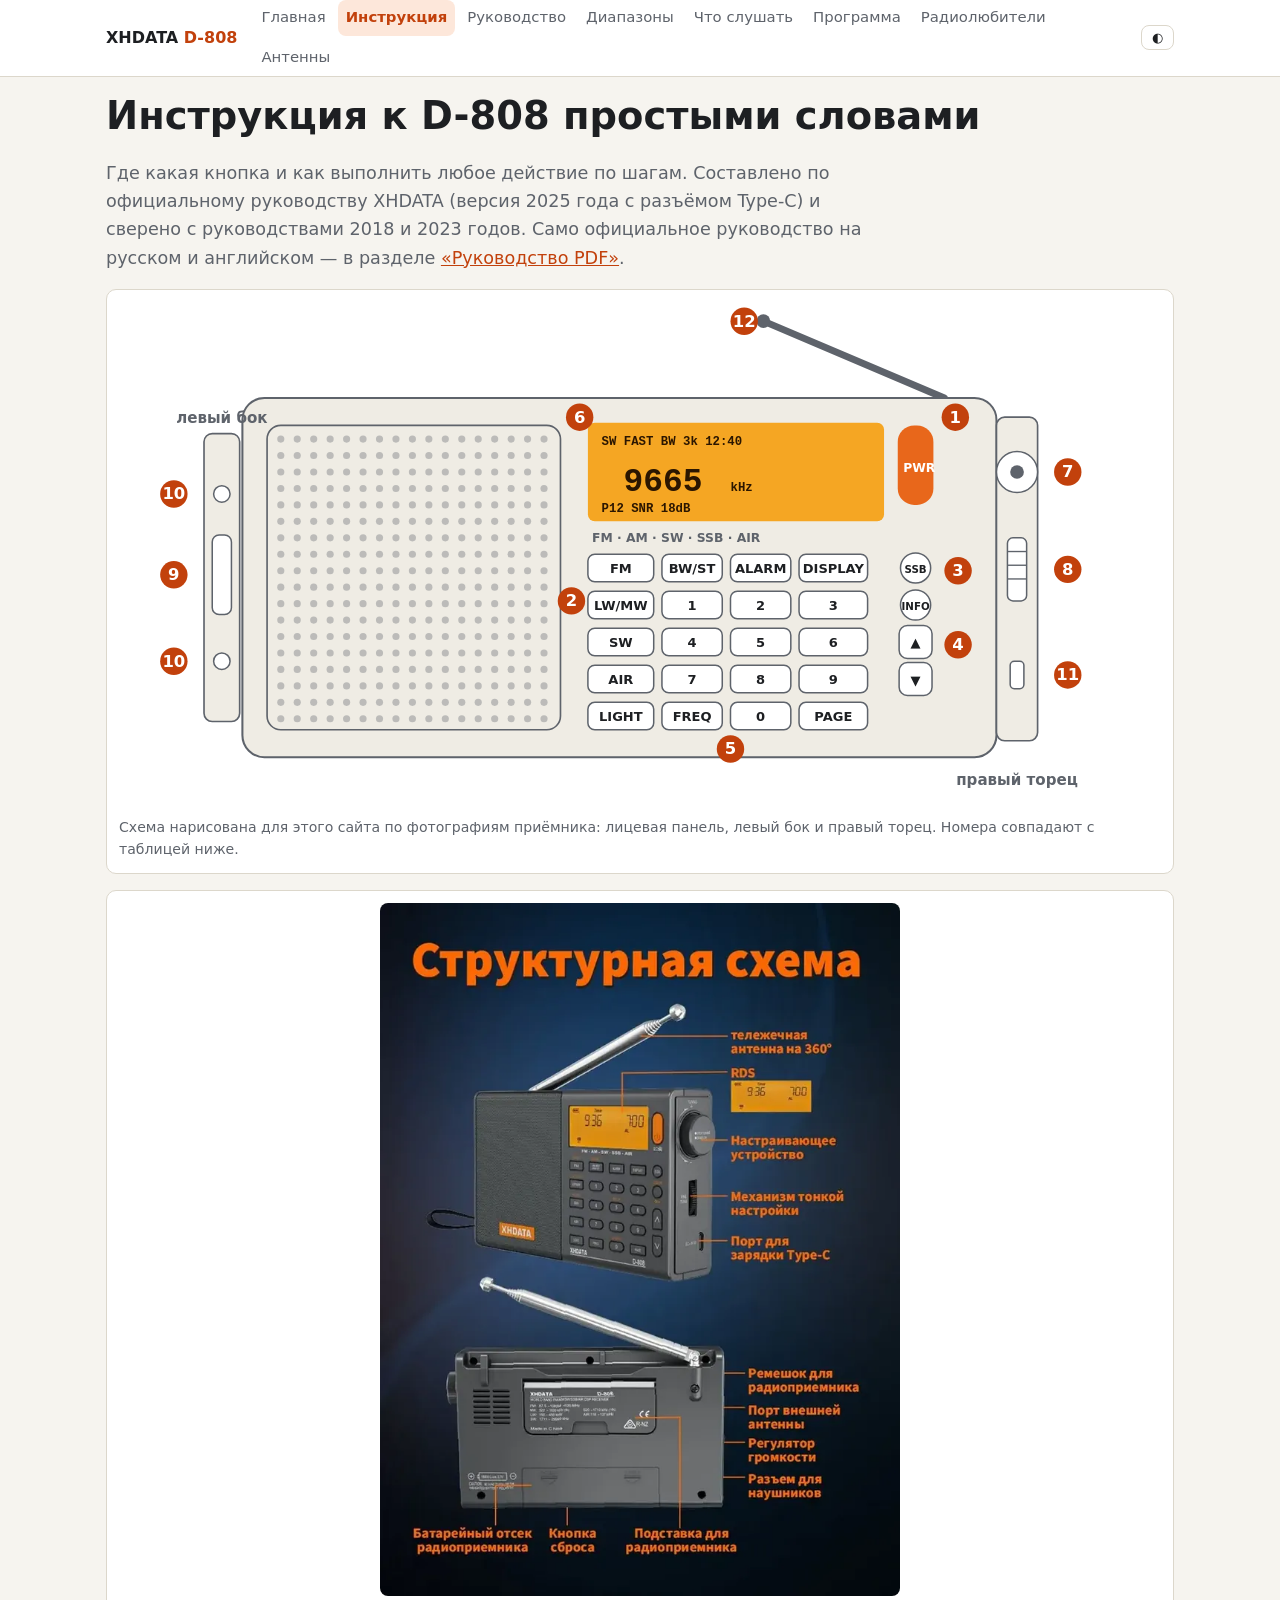
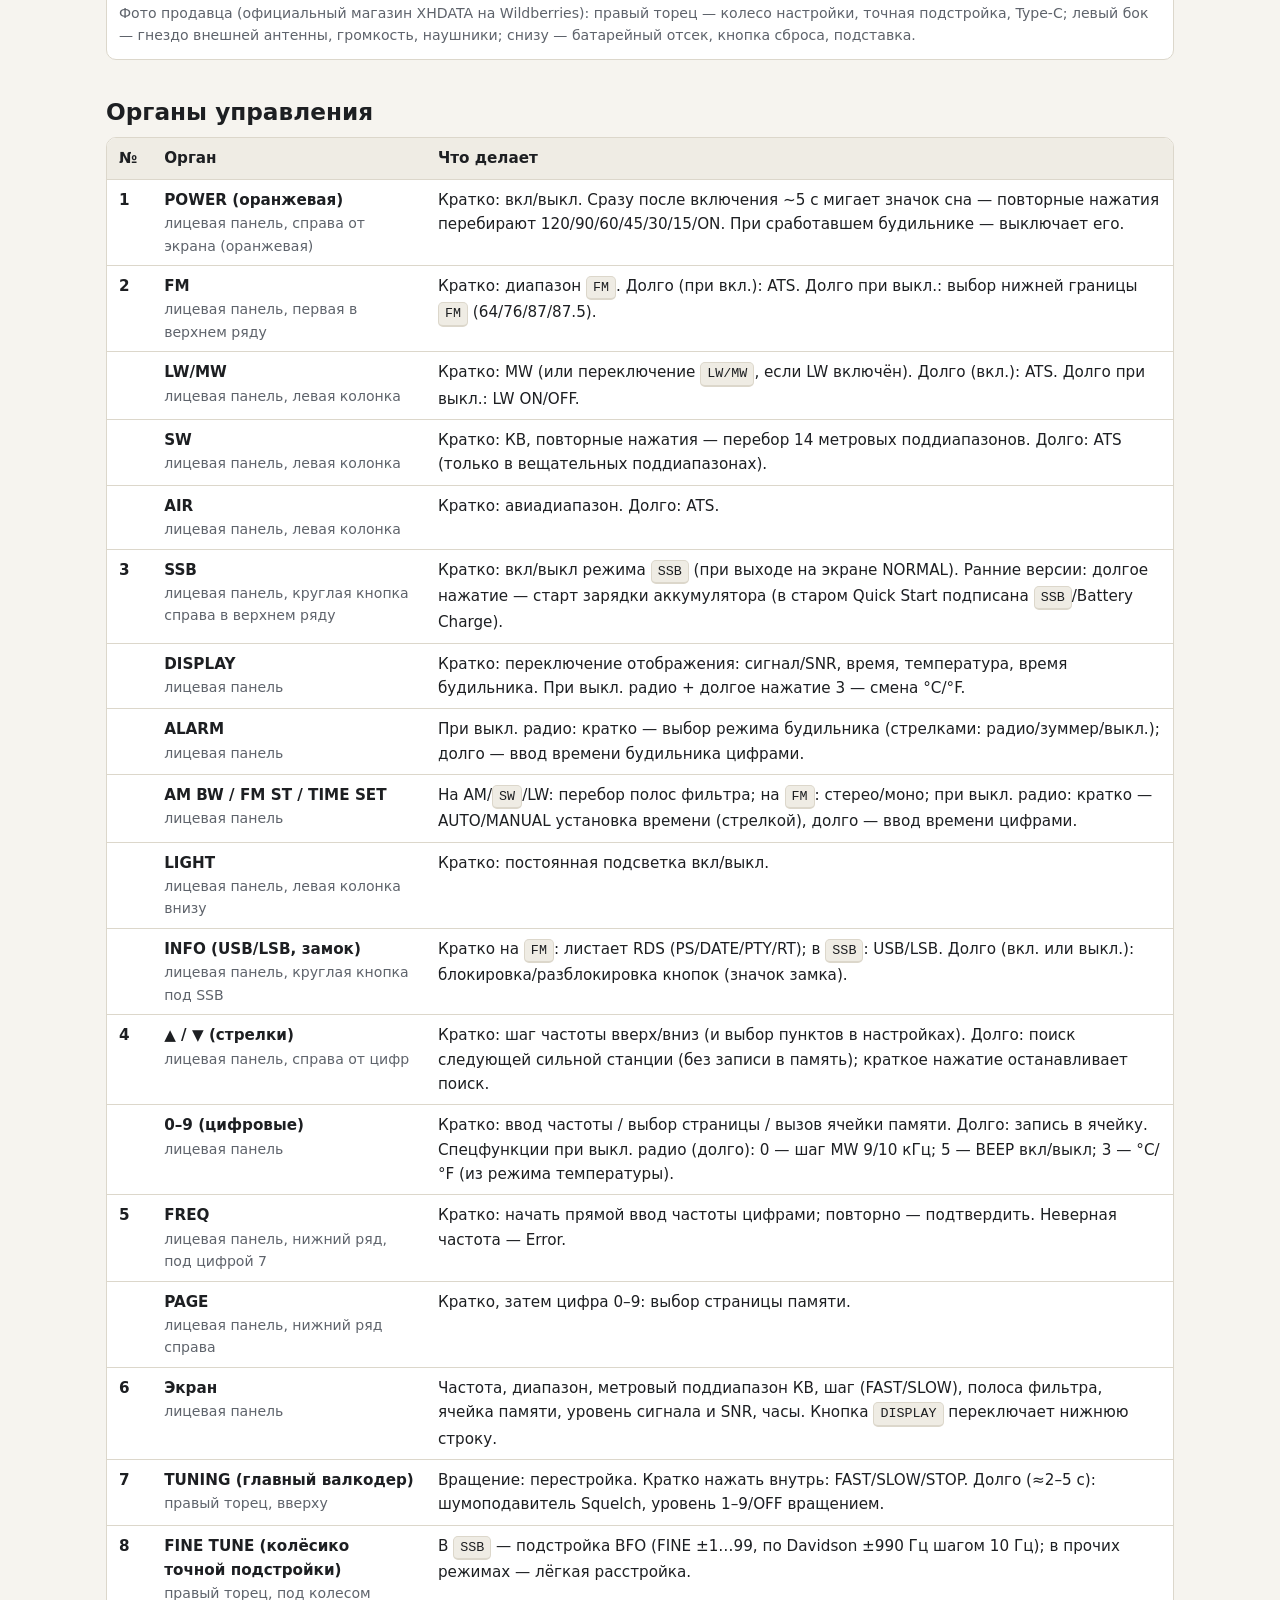
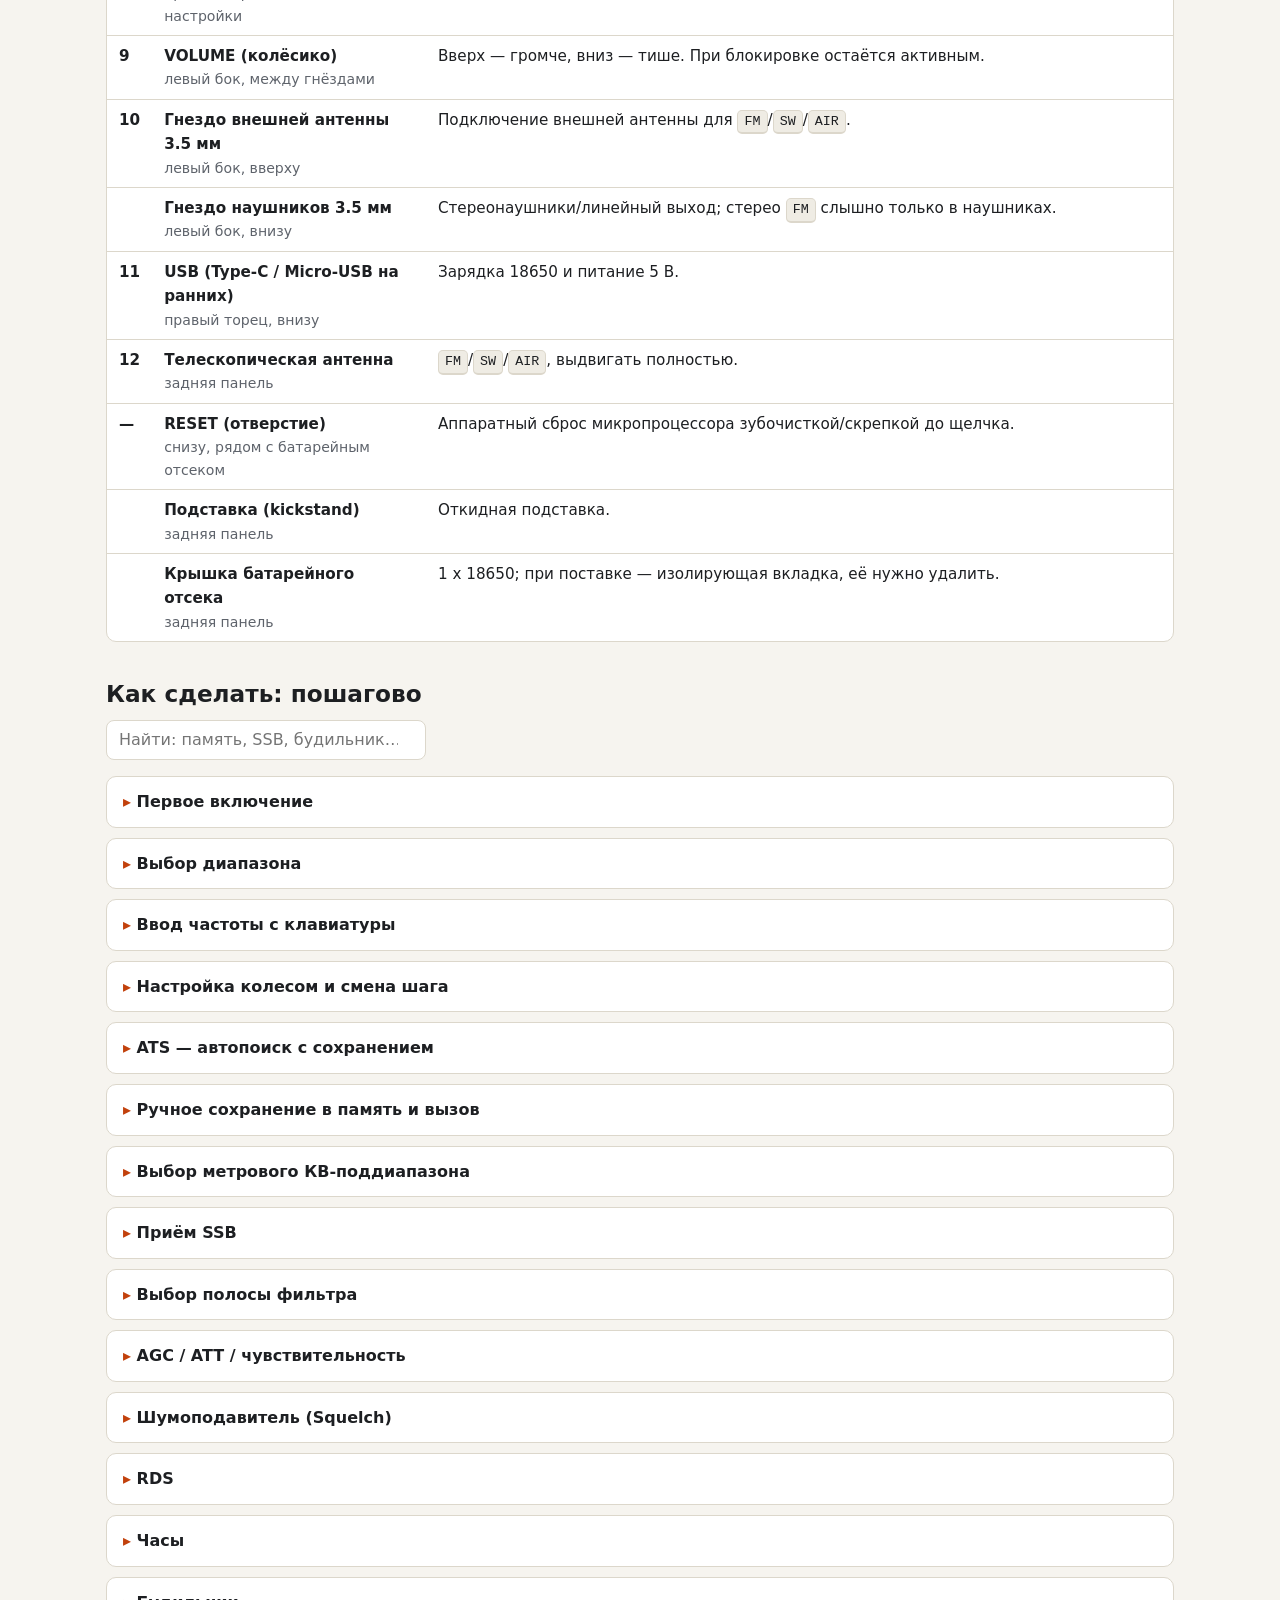
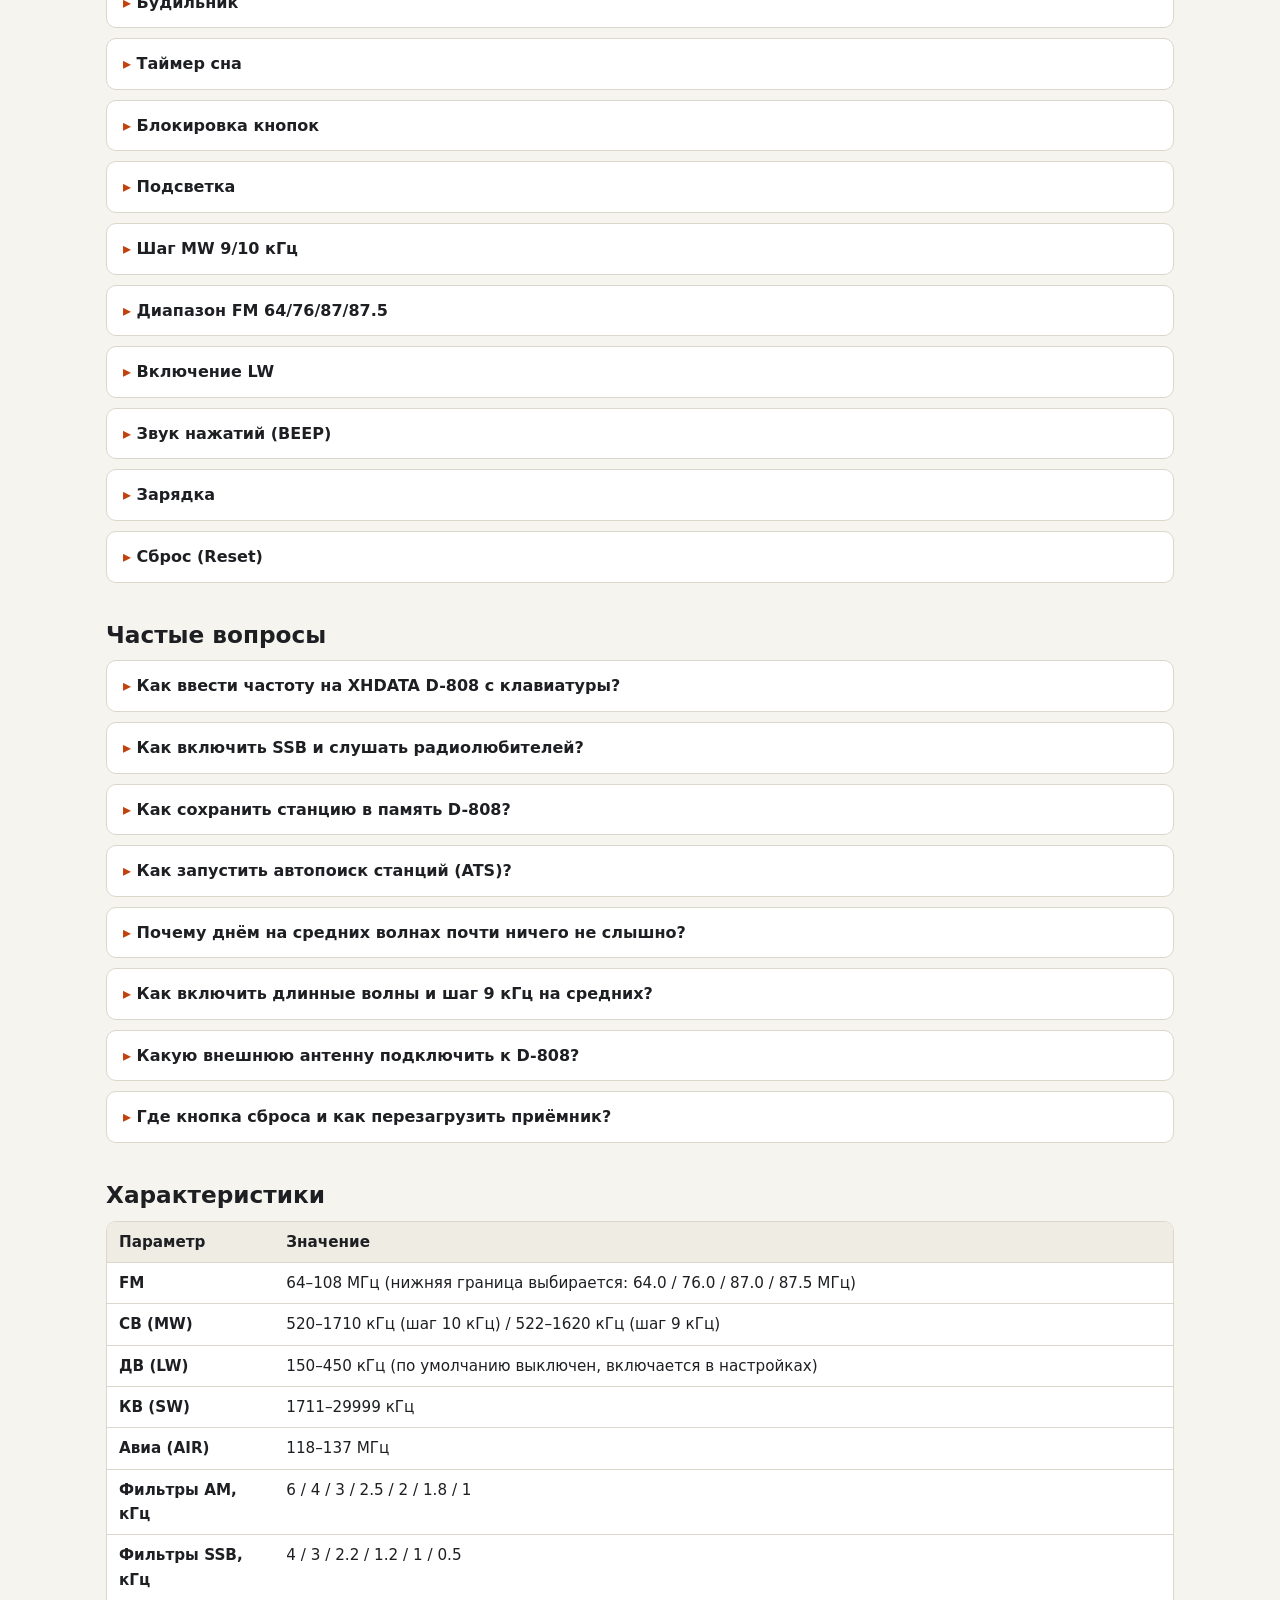
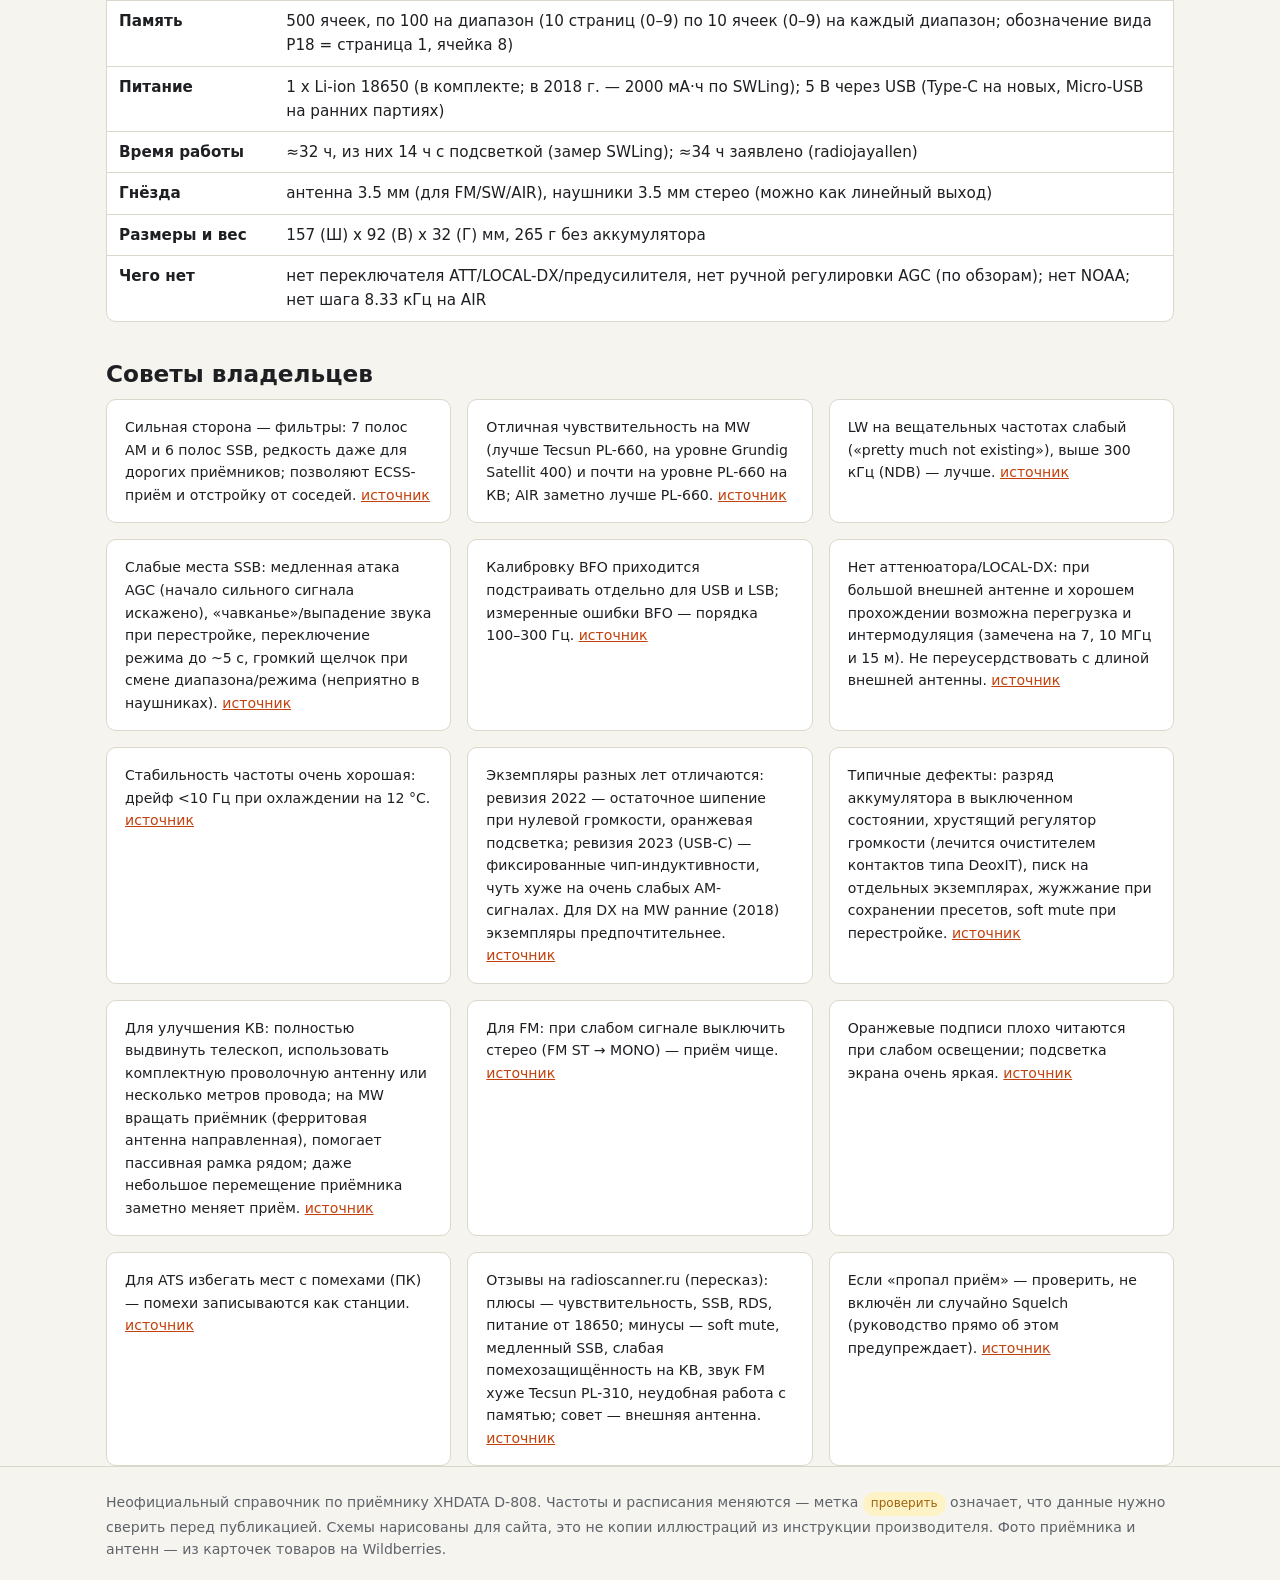
<file: site/guide.html>
<!doctype html>
<html lang="ru">
<head>
<meta charset="utf-8">
<meta name="viewport" content="width=device-width, initial-scale=1">
<!-- seo:start -->
<title>Инструкция XHDATA D-808 на русском: кнопки, SSB, память, ATS</title>
<meta name="description" content="Как пользоваться XHDATA D-808: схема кнопок, ввод частоты, SSB, память станций, автопоиск ATS, часы, будильник и сброс — пошагово и простыми словами.">
<meta name="robots" content="index, follow, max-image-preview:large">
<link rel="canonical" href="https://wwwparser.github.io/xhdata-d808/guide.html">
<link rel="icon" href="favicon.svg" type="image/svg+xml">
<link rel="apple-touch-icon" href="img/apple-touch-icon.png">
<meta name="theme-color" content="#c2410c">
<meta property="og:type" content="website">
<meta property="og:locale" content="ru_RU">
<meta property="og:site_name" content="XHDATA D-808 — справочник">
<meta property="og:title" content="Инструкция XHDATA D-808 на русском: кнопки, SSB, память, ATS">
<meta property="og:description" content="Как пользоваться XHDATA D-808: схема кнопок, ввод частоты, SSB, память станций, автопоиск ATS, часы, будильник и сброс — пошагово и простыми словами.">
<meta property="og:url" content="https://wwwparser.github.io/xhdata-d808/guide.html">
<meta property="og:image" content="https://wwwparser.github.io/xhdata-d808/img/og-cover.jpg">
<meta property="og:image:width" content="1200">
<meta property="og:image:height" content="630">
<meta name="twitter:card" content="summary_large_image">
<script type="application/ld+json">{"@context":"https://schema.org","@graph":[{"@type":"BreadcrumbList","itemListElement":[{"@type":"ListItem","position":1,"name":"Главная","item":"https://wwwparser.github.io/xhdata-d808/"},{"@type":"ListItem","position":2,"name":"Инструкция","item":"https://wwwparser.github.io/xhdata-d808/guide.html"}]},{"@type":"WebPage","@id":"https://wwwparser.github.io/xhdata-d808/guide.html#page","url":"https://wwwparser.github.io/xhdata-d808/guide.html","name":"Инструкция XHDATA D-808 на русском: кнопки, SSB, память, ATS","description":"Как пользоваться XHDATA D-808: схема кнопок, ввод частоты, SSB, память станций, автопоиск ATS, часы, будильник и сброс — пошагово и простыми словами.","inLanguage":"ru","isPartOf":{"@id":"https://wwwparser.github.io/xhdata-d808/#site"},"dateModified":"2026-09-23","about":{"@type":"Product","name":"XHDATA D-808","brand":{"@type":"Brand","name":"XHDATA"},"category":"Всеволновый радиоприёмник"}},{"@type":"TechArticle","headline":"Инструкция к XHDATA D-808 простыми словами","description":"Как пользоваться XHDATA D-808: схема кнопок, ввод частоты, SSB, память станций, автопоиск ATS, часы, будильник и сброс — пошагово и простыми словами.","inLanguage":"ru","about":{"@type":"Product","name":"XHDATA D-808","brand":{"@type":"Brand","name":"XHDATA"},"category":"Всеволновый радиоприёмник"},"dateModified":"2026-09-23","mainEntityOfPage":"https://wwwparser.github.io/xhdata-d808/guide.html","image":"https://wwwparser.github.io/xhdata-d808/img/d808/5.webp"},{"@type":"FAQPage","mainEntity":[{"@type":"Question","name":"Как ввести частоту на XHDATA D-808 с клавиатуры?","acceptedAnswer":{"@type":"Answer","text":"Выберите диапазон кнопкой FM, LW/MW, SW или AIR, нажмите FREQ и наберите частоту цифрами. Для средних и коротких волн частота вводится в килогерцах: например, SW → FREQ → 9 6 6 5 → FREQ. Если цифр меньше пяти (КВ ниже 10 000 кГц), в конце ещё раз нажмите FREQ. При неверной частоте на экране появится Error. FM-станцию надёжнее поймать колесом TUNING в режиме FAST с шагом 0,1 МГц."}},{"@type":"Question","name":"Как включить SSB и слушать радиолюбителей?","acceptedAnswer":{"@type":"Answer","text":"Наберите частоту на КВ, нажмите на колесо TUNING до режима SLOW (шаг 1 кГц), затем нажмите SSB и подождите до 5 секунд. Кнопкой INFO выберите боковую полосу: ниже 10 МГц — LSB, выше — USB. Медленно вращайте колёсико FINE TUNE на правом торце, пока речь не станет разборчивой. Фильтр AM BW — 2,2 кГц."}},{"@type":"Question","name":"Как сохранить станцию в память D-808?","acceptedAnswer":{"@type":"Answer","text":"Настройтесь на станцию, нажмите PAGE и цифру страницы 0–9, затем нажмите и удерживайте 2 секунды цифру ячейки 0–9 — на экране появится PAGE—SAVE. Чтобы вызвать станцию, выберите диапазон и страницу, затем коротко нажмите цифру ячейки. У каждого диапазона своя память: по 100 ячеек, всего 500."}},{"@type":"Question","name":"Как запустить автопоиск станций (ATS)?","acceptedAnswer":{"@type":"Answer","text":"Выберите диапазон и удерживайте 2 секунды кнопку этого же диапазона — FM, LW/MW, SW или AIR. Приёмник найдёт станции и запишет их в память по порядку. Учтите: ATS перезаписывает прежние ячейки этого диапазона, а на КВ сканирует только 14 вещательных поддиапазонов."}},{"@type":"Question","name":"Почему днём на средних волнах почти ничего не слышно?","acceptedAnswer":{"@type":"Answer","text":"Большинство российских средневолновых передатчиков выключены, а дальние станции приходят только после заката, когда ионосфера начинает отражать средние волны. Слушайте СВ вечером и ночью, поворачивайте приёмник корпусом — внутренняя ферритовая антенна направленная. Телескоп на СВ не работает."}},{"@type":"Question","name":"Как включить длинные волны и шаг 9 кГц на средних?","acceptedAnswer":{"@type":"Answer","text":"Длинные волны по умолчанию выключены: выключите радио, удержите LW/MW и выберите LW ON. Шаг средних волн: при выключенном радио удержите кнопку 0 и выберите 9k — так станции Европы и Азии попадают точно в сетку."}},{"@type":"Question","name":"Какую внешнюю антенну подключить к D-808?","acceptedAnswer":{"@type":"Answer","text":"Гнездо внешней антенны 3,5 мм находится на левом боку и работает на КВ, FM и авиадиапазоне. Самый заметный прирост на КВ даёт провод 6–7 м, вытянутый к окну или на балкон, например Tecsun AN-03L или XHDATA AN-80. На средних волнах гнездо не помогает — там работает только встроенная ферритовая антенна."}},{"@type":"Question","name":"Где кнопка сброса и как перезагрузить приёмник?","acceptedAnswer":{"@type":"Answer","text":"Отверстие RESET находится снизу корпуса, рядом с батарейным отсеком. Аккуратно нажмите в него скрепкой до лёгкого щелчка — это перезапустит микропроцессор при зависании. Сильно не давите."}}]}]}</script>
<!-- seo:end -->
<link rel="stylesheet" href="assets/style.css">
</head>
<body>
<main class="wrap">
  <h1>Инструкция к D-808 простыми словами</h1>
  <p class="lead">Где какая кнопка и как выполнить любое действие по шагам. Составлено по официальному руководству XHDATA (версия 2025 года с разъёмом Type-C) и сверено с руководствами 2018 и 2023 годов. Само официальное руководство на русском и английском — в разделе <a href="manual.html">«Руководство PDF»</a>.</p>

  <figure class="figure">
    <svg viewBox="0 0 760 370" role="img" aria-label="Схема приёмника D-808 с нумерацией органов управления">
      <style>
        .b{fill:var(--surface-2);stroke:var(--muted);stroke-width:1.5}
        .sd{fill:var(--surface-2);stroke:var(--muted);stroke-width:1.2}
        .k{fill:var(--surface);stroke:var(--muted);stroke-width:1.1}
        .t{font:600 9.5px system-ui,sans-serif;fill:var(--text)}
        .tl{font:600 11px system-ui,sans-serif;fill:var(--muted)}
        .n{fill:var(--accent)} .nt{font:700 12px system-ui,sans-serif;fill:#fff}
        .lcd{fill:#f5a623} .lt{font:700 24px ui-monospace,Consolas,monospace;fill:#2b1600}
        .ls{font:600 9px ui-monospace,Consolas,monospace;fill:#2b1600}
      </style>
      <!-- телескоп (сзади, справа) -->
      <line x1="602" y1="70" x2="470" y2="14" stroke="var(--muted)" stroke-width="5" stroke-linecap="round"/>
      <circle cx="470" cy="14" r="5" fill="var(--muted)"/>
      <!-- левый бок: гнездо антенны, громкость, наушники -->
      <rect x="62" y="96" width="26" height="210" rx="6" class="sd"/>
      <circle cx="75" cy="140" r="6" class="k"/>
      <rect x="68" y="170" width="14" height="58" rx="5" class="k"/>
      <circle cx="75" cy="262" r="6" class="k"/>
      <!-- корпус -->
      <rect x="90" y="70" width="550" height="262" rx="16" class="b"/>
      <!-- динамик -->
      <rect x="108" y="90" width="214" height="222" rx="10" fill="none" stroke="var(--muted)" stroke-width="1.2"/>
      <g id="grill" fill="var(--muted)" opacity=".35"></g>
      <!-- правый торец: TUNING, FINE TUNE, USB -->
      <rect x="640" y="84" width="30" height="236" rx="6" class="sd"/>
      <circle cx="655" cy="124" r="15" class="k"/>
      <circle cx="655" cy="124" r="5" fill="var(--muted)"/>
      <rect x="648" y="172" width="14" height="46" rx="4" class="k"/>
      <g stroke="var(--muted)" stroke-width="1"><line x1="648" y1="182" x2="662" y2="182"/><line x1="648" y1="192" x2="662" y2="192"/><line x1="648" y1="202" x2="662" y2="202"/></g>
      <rect x="650" y="262" width="10" height="20" rx="3" class="k"/>
      <!-- дисплей и POWER -->
      <rect x="342" y="88" width="216" height="72" rx="5" class="lcd"/>
      <text x="352" y="104" class="ls">SW  FAST  BW 3k    12:40</text>
      <text x="368" y="138" class="lt">9665</text>
      <text x="446" y="138" class="ls">kHz</text>
      <text x="352" y="153" class="ls">P12   SNR 18dB</text>
      <rect x="568" y="90" width="26" height="58" rx="12" fill="#e8671b"/>
      <text x="572" y="124" style="font:700 9px system-ui;fill:#fff">PWR</text>
      <text x="345" y="175" class="tl" style="font-size:9px">FM · AM · SW · SSB · AIR</text>
      <!-- кнопки: 5 рядов -->
      <g id="keys"></g>
      <!-- подписи сторон -->
      <text x="75" y="88" class="tl" text-anchor="middle">левый бок</text>
      <text x="655" y="352" class="tl" text-anchor="middle">правый торец</text>
      <!-- номера -->
      <g id="nums"></g>
    </svg>
    <figcaption>Схема нарисована для этого сайта по фотографиям приёмника: лицевая панель, левый бок и правый торец. Номера совпадают с таблицей ниже.</figcaption>
  </figure>

  <figure class="figure">
    <img src="img/d808/5.webp" alt="Структурная схема D-808 от продавца: органы на торце и задней панели" loading="lazy" width="700" height="933" style="max-width:520px;width:100%;height:auto;display:block;margin:0 auto;border-radius:8px">
    <figcaption>Фото продавца (официальный магазин XHDATA на Wildberries): правый торец — колесо настройки, точная подстройка, Type-C; левый бок — гнездо внешней антенны, громкость, наушники; снизу — батарейный отсек, кнопка сброса, подставка.</figcaption>
  </figure>

  <h2>Органы управления</h2>
  <div id="controls"></div>

  <h2>Как сделать: пошагово</h2>
  <div class="toolbar"><input type="search" id="q" placeholder="Найти: память, SSB, будильник…"></div>
  <div id="howto"></div>

<!-- faq:start -->
  <h2 id="faq">Частые вопросы</h2>
  <details class="howto"><summary>Как ввести частоту на XHDATA D-808 с клавиатуры?</summary><div class="body"><p>Выберите диапазон кнопкой FM, LW/MW, SW или AIR, нажмите FREQ и наберите частоту цифрами. Для средних и коротких волн частота вводится в килогерцах: например, SW → FREQ → 9 6 6 5 → FREQ. Если цифр меньше пяти (КВ ниже 10 000 кГц), в конце ещё раз нажмите FREQ. При неверной частоте на экране появится Error. FM-станцию надёжнее поймать колесом TUNING в режиме FAST с шагом 0,1 МГц.</p></div></details>
  <details class="howto"><summary>Как включить SSB и слушать радиолюбителей?</summary><div class="body"><p>Наберите частоту на КВ, нажмите на колесо TUNING до режима SLOW (шаг 1 кГц), затем нажмите SSB и подождите до 5 секунд. Кнопкой INFO выберите боковую полосу: ниже 10 МГц — LSB, выше — USB. Медленно вращайте колёсико FINE TUNE на правом торце, пока речь не станет разборчивой. Фильтр AM BW — 2,2 кГц.</p></div></details>
  <details class="howto"><summary>Как сохранить станцию в память D-808?</summary><div class="body"><p>Настройтесь на станцию, нажмите PAGE и цифру страницы 0–9, затем нажмите и удерживайте 2 секунды цифру ячейки 0–9 — на экране появится PAGE—SAVE. Чтобы вызвать станцию, выберите диапазон и страницу, затем коротко нажмите цифру ячейки. У каждого диапазона своя память: по 100 ячеек, всего 500.</p></div></details>
  <details class="howto"><summary>Как запустить автопоиск станций (ATS)?</summary><div class="body"><p>Выберите диапазон и удерживайте 2 секунды кнопку этого же диапазона — FM, LW/MW, SW или AIR. Приёмник найдёт станции и запишет их в память по порядку. Учтите: ATS перезаписывает прежние ячейки этого диапазона, а на КВ сканирует только 14 вещательных поддиапазонов.</p></div></details>
  <details class="howto"><summary>Почему днём на средних волнах почти ничего не слышно?</summary><div class="body"><p>Большинство российских средневолновых передатчиков выключены, а дальние станции приходят только после заката, когда ионосфера начинает отражать средние волны. Слушайте СВ вечером и ночью, поворачивайте приёмник корпусом — внутренняя ферритовая антенна направленная. Телескоп на СВ не работает.</p></div></details>
  <details class="howto"><summary>Как включить длинные волны и шаг 9 кГц на средних?</summary><div class="body"><p>Длинные волны по умолчанию выключены: выключите радио, удержите LW/MW и выберите LW ON. Шаг средних волн: при выключенном радио удержите кнопку 0 и выберите 9k — так станции Европы и Азии попадают точно в сетку.</p></div></details>
  <details class="howto"><summary>Какую внешнюю антенну подключить к D-808?</summary><div class="body"><p>Гнездо внешней антенны 3,5 мм находится на левом боку и работает на КВ, FM и авиадиапазоне. Самый заметный прирост на КВ даёт провод 6–7 м, вытянутый к окну или на балкон, например Tecsun AN-03L или XHDATA AN-80. На средних волнах гнездо не помогает — там работает только встроенная ферритовая антенна.</p></div></details>
  <details class="howto"><summary>Где кнопка сброса и как перезагрузить приёмник?</summary><div class="body"><p>Отверстие RESET находится снизу корпуса, рядом с батарейным отсеком. Аккуратно нажмите в него скрепкой до лёгкого щелчка — это перезапустит микропроцессор при зависании. Сильно не давите.</p></div></details>
  <!-- faq:end -->

  <h2>Характеристики</h2>
  <div id="specs"></div>

  <h2>Советы владельцев</h2>
  <div id="tips"></div>
</main>
<script src="data/d808.js"></script>
<script src="assets/app.js"></script>
<script>
(function () {
  const { esc, table, $ } = Site;
  const D = window.D808 || {};

  // --- дорисовываем схему ---
  const svgNS = "http://www.w3.org/2000/svg";
  function add(parent, tag, attrs, text) {
    const e = document.createElementNS(svgNS, tag);
    for (const k in attrs) e.setAttribute(k, attrs[k]);
    if (text != null) e.textContent = text;
    $(parent).appendChild(e);
    return e;
  }
  // после пререндера схема уже нарисована — очищаем, чтобы не рисовать дважды
  ["#grill", "#keys", "#nums"].forEach((sel) => { $(sel).innerHTML = ""; });
  for (let y = 100; y < 305; y += 12)
    for (let x = 118; x < 316; x += 12) add("#grill", "circle", { cx: x, cy: y, r: 2.6 });
  // раскладка как на корпусе: 5 рядов, круглые SSB и INFO, стрелки справа
  const COLS = [342, 396, 446, 496];          // x колонок прямоугольных кнопок
  const W = [48, 44, 44, 50];
  const ROWS = [
    ["FM", "BW/ST", "ALARM", "DISPLAY", "SSB"],
    ["LW/MW", "1", "2", "3", "INFO"],
    ["SW", "4", "5", "6", "▲"],
    ["AIR", "7", "8", "9", "▼"],
    ["LIGHT", "FREQ", "0", "PAGE"],
  ];
  ROWS.forEach((row, r) => {
    const y = 184 + r * 27;
    row.forEach((t, c) => {
      if (c < 4) {
        add("#keys", "rect", { x: COLS[c], y, width: W[c], height: 20, rx: 5, class: "k" });
        add("#keys", "text", { x: COLS[c] + W[c] / 2, y: y + 13.5, class: "t", "text-anchor": "middle" }, t);
      } else if (r < 2) {
        add("#keys", "circle", { cx: 581, cy: y + 10, r: 11, class: "k" });
        add("#keys", "text", { x: 581, y: y + 13.5, class: "t", "text-anchor": "middle", style: "font-size:7.5px" }, t);
      } else {
        add("#keys", "rect", { x: 569, y: y - 2, width: 24, height: 24, rx: 6, class: "k" });
        add("#keys", "text", { x: 581, y: y + 14, class: "t", "text-anchor": "middle" }, t);
      }
    });
  });
  // номера: [x, y, №]
  const NUMS = [[610, 84, 1], [330, 218, 2], [612, 196, 3], [612, 250, 4], [446, 326, 5], [336, 84, 6],
    [692, 124, 7], [692, 195, 8], [40, 199, 9], [40, 140, 10], [40, 262, 10], [692, 272, 11], [456, 14, 12]];
  NUMS.forEach(([x, y, n]) => {
    add("#nums", "circle", { cx: x, cy: y, r: 10, class: "n" });
    add("#nums", "text", { x, y: y + 4, class: "nt", "text-anchor": "middle" }, n);
  });

  // --- таблица органов управления, сгруппированная под номера схемы ---
  const GROUPS = [
    [1, "POWER", /^POWER/],
    [2, "Кнопки диапазонов", /^(FM|LW\/MW|SW|AIR)$/],
    [3, "Функциональные кнопки", /^(SSB|DISPLAY|ALARM|AM BW|LIGHT|INFO)/],
    [4, "Цифры и стрелки", /^(0–9|▲)/],
    [5, "FREQ и PAGE", /^(FREQ|PAGE)$/],
    [6, "Дисплей", /$^/],
    [7, "Колесо настройки", /^TUNING/],
    [8, "Точная подстройка", /^FINE/],
    [9, "Громкость", /^VOLUME/],
    [10, "Гнёзда антенны и наушников", /^Гнездо/],
    [11, "USB-разъём", /^USB/],
    [12, "Телескопическая антенна", /^Телескоп/],
  ];
  const ctl = D.controls || [];
  const used = new Set();
  const rows = GROUPS.map(([n, g, re]) => {
    const items = ctl.filter((c) => re.test(c.name));
    items.forEach((c) => used.add(c));
    if (n === 6) return { n, g, items: [{ name: "Экран", location: "лицевая панель", function: "Частота, диапазон, метровый поддиапазон КВ, шаг (FAST/SLOW), полоса фильтра, ячейка памяти, уровень сигнала и SNR, часы. Кнопка DISPLAY переключает нижнюю строку." }] };
    return { n, g, items };
  });
  const rest = ctl.filter((c) => !used.has(c));
  if (rest.length) rows.push({ n: "—", g: "Прочее", items: rest });
  const kbdify = (s) => esc(s).replace(/\b(POWER|SSB|DISPLAY|ALARM|AM BW|FM ST|TIME SET|LW\/MW|FM|SW|AIR|LIGHT|FREQ|PAGE|INFO|TUNING|FINE TUNE|VOLUME|RESET)\b/g, '<span class="kbd">$1</span>');
  $("#controls").innerHTML = table(rows.flatMap((r) => r.items.map((c, i) => ({ ...c, n: i === 0 ? r.n : "", g: r.g }))), [
    { title: "№", cls: "num", render: (r) => r.n },
    { title: "Орган", render: (r) => `<b>${esc(r.name)}</b><div class="small muted">${esc(r.location)}</div>` },
    { title: "Что делает", render: (r) => kbdify(r.function) },
  ]);

  // --- пошаговые процедуры ---
  function renderHowto() {
    const q = $("#q").value.trim().toLowerCase();
    const list = (D.howto || []).filter((h) => !q || JSON.stringify(h).toLowerCase().includes(q));
    $("#howto").innerHTML = list.map((h, i) => `<details class="howto"${q && i < 3 ? " open" : ""}>
      <summary>${esc(h.title)}</summary>
      <div class="body"><ol class="steps">${h.steps.map((s) => `<li>${kbdify(s).replace(/\(?unverified\)?/gi, '<span class="badge verify">не подтверждено</span>')}</li>`).join("")}</ol>
      ${h.source ? `<p class="small muted">Источник: <a href="${esc(h.source)}" target="_blank" rel="noopener">руководство</a></p>` : ""}</div>
    </details>`).join("") || '<p class="muted">Ничего не найдено.</p>';
  }
  $("#q").addEventListener("input", renderHowto);
  renderHowto();

  // --- характеристики ---
  const sp = D.specs || {};
  const b = sp.bands || {};
  const specRows = [
    ["FM", b.FM && b.FM.range], ["СВ (MW)", b.MW && b.MW.range], ["ДВ (LW)", b.LW && b.LW.range],
    ["КВ (SW)", b.SW && b.SW.range], ["Авиа (AIR)", b.AIR && b.AIR.range],
    ["Фильтры AM, кГц", sp.bandwidth_filters && sp.bandwidth_filters.AM.join(" / ")],
    ["Фильтры SSB, кГц", sp.bandwidth_filters && sp.bandwidth_filters.SSB.join(" / ")],
    ["Память", sp.memory && `${sp.memory.total} ячеек, по ${sp.memory.per_band} на диапазон (${sp.memory.pages})`],
    ["Питание", sp.power && `${sp.power.battery}; ${sp.power.dc_in}`],
    ["Время работы", sp.power && sp.power.runtime],
    ["Гнёзда", sp.jacks && `антенна ${sp.jacks.external_antenna}, наушники ${sp.jacks.headphones}`],
    ["Размеры и вес", `${sp.dimensions_mm || ""} мм, ${sp.weight || ""}`],
    ["Чего нет", sp.no_features],
  ].filter((r) => r[1]).map(([k, v]) => ({ k, v }));
  $("#specs").innerHTML = table(specRows, [{ title: "Параметр", render: (r) => `<b>${esc(r.k)}</b>` }, { title: "Значение", key: "v" }]);

  $("#tips").innerHTML = `<div class="grid">${(D.tips || []).map((t) =>
    `<div class="card small">${esc(t.tip)}${t.source ? ` <a href="${esc(t.source)}" target="_blank" rel="noopener">источник</a>` : ""}</div>`).join("")}</div>`;
})();
</script>
</body>
</html>
</file>
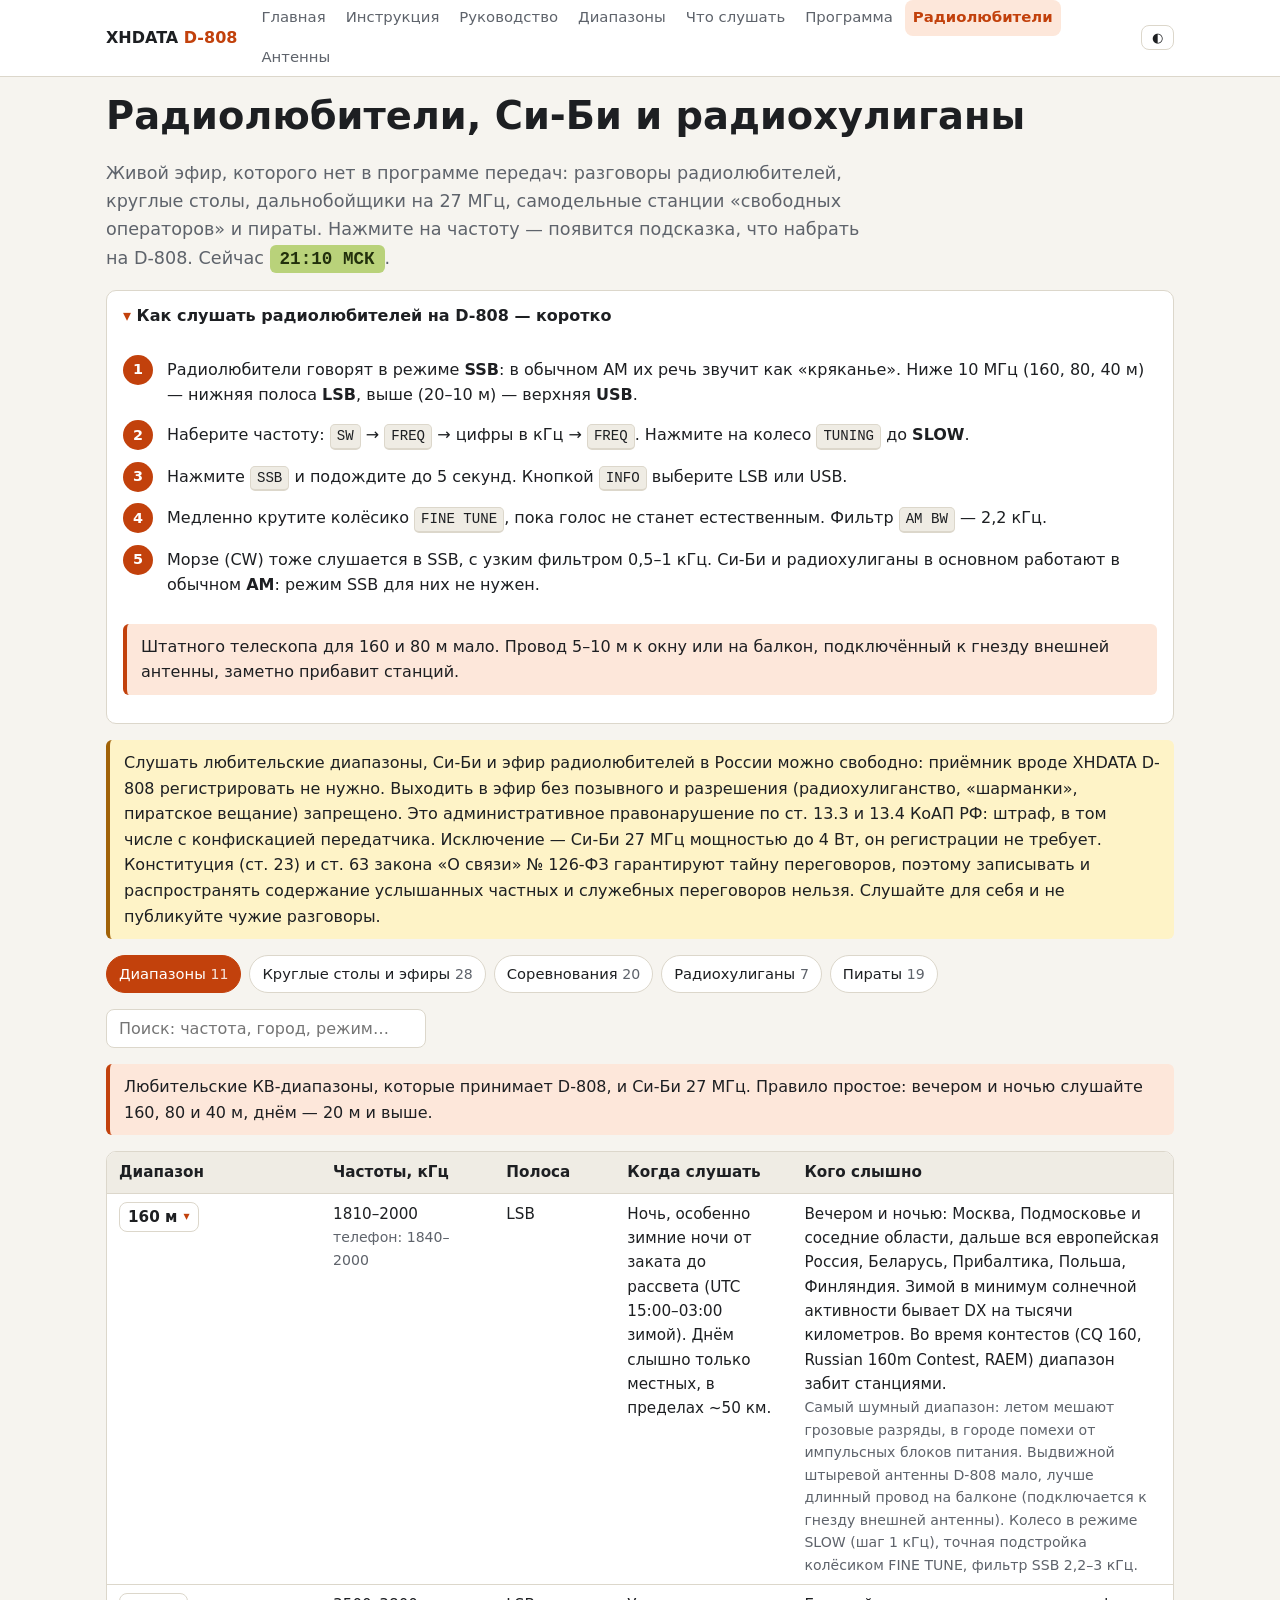
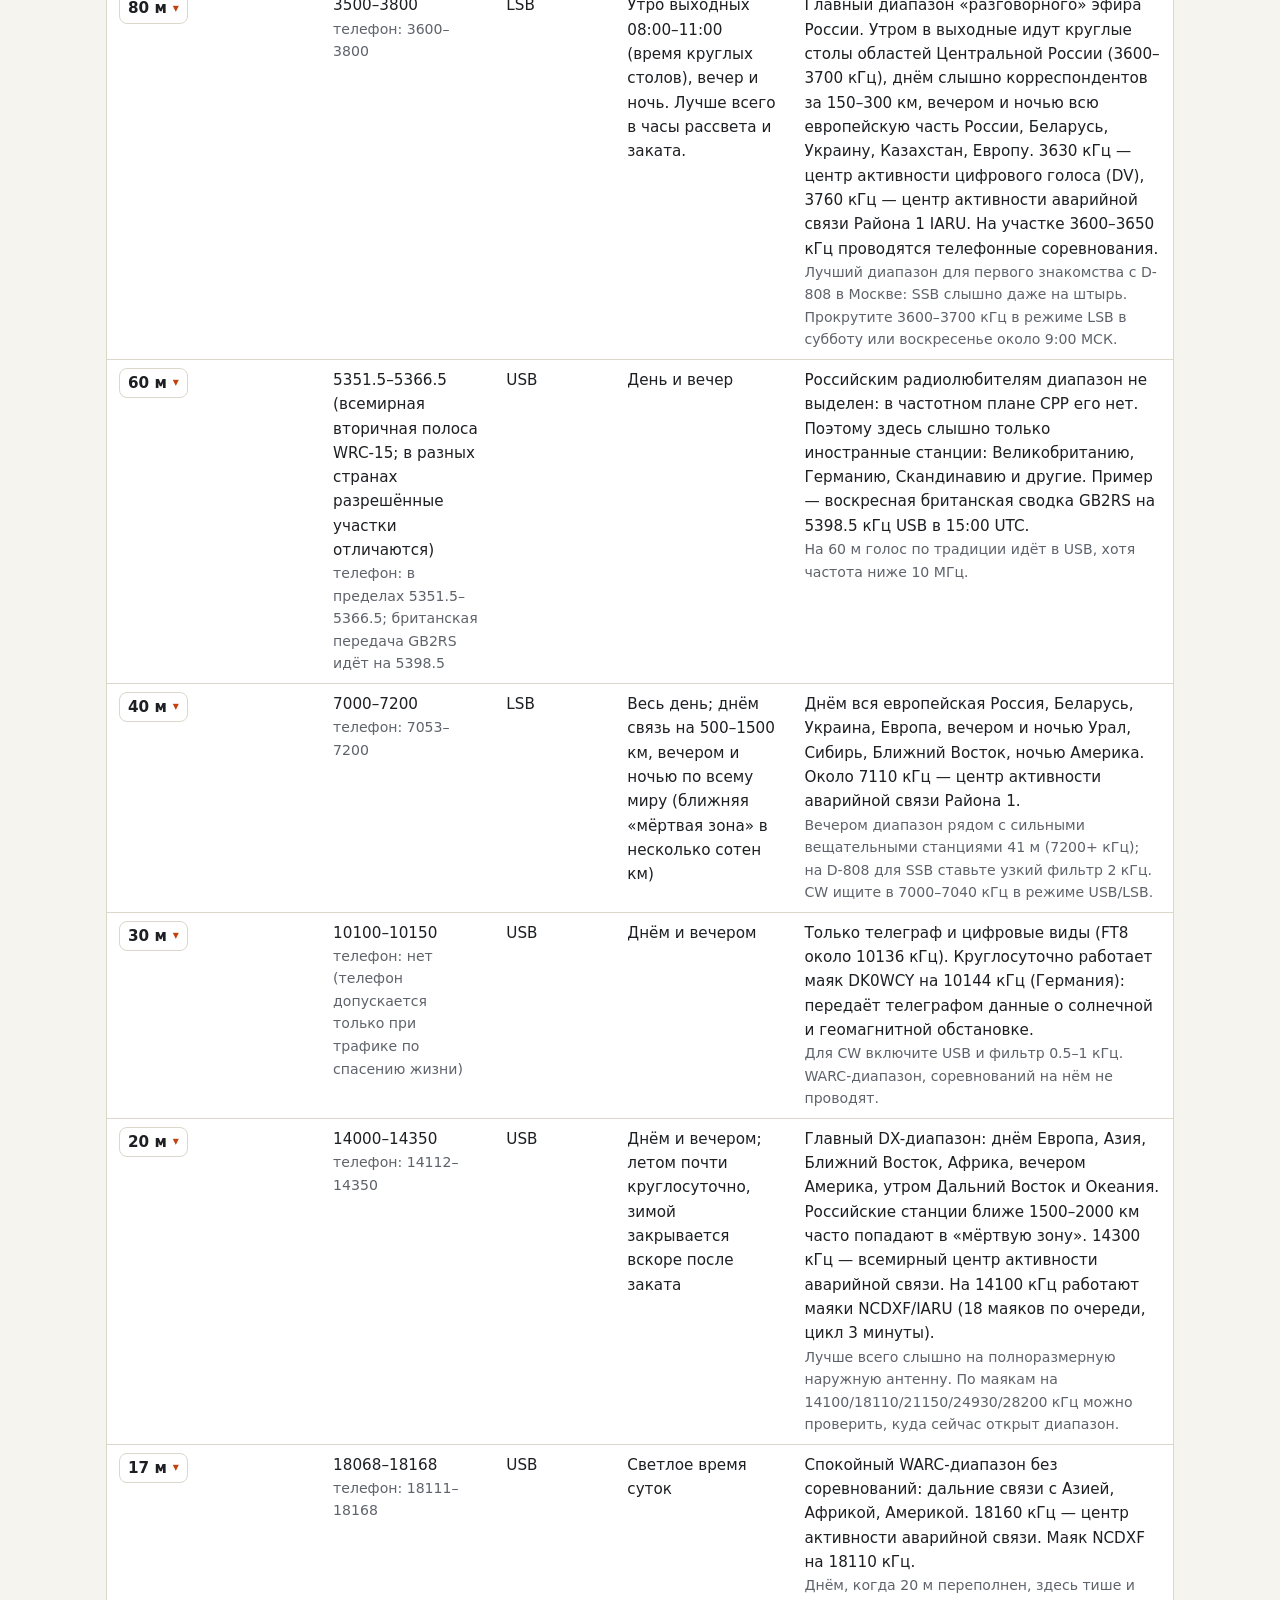
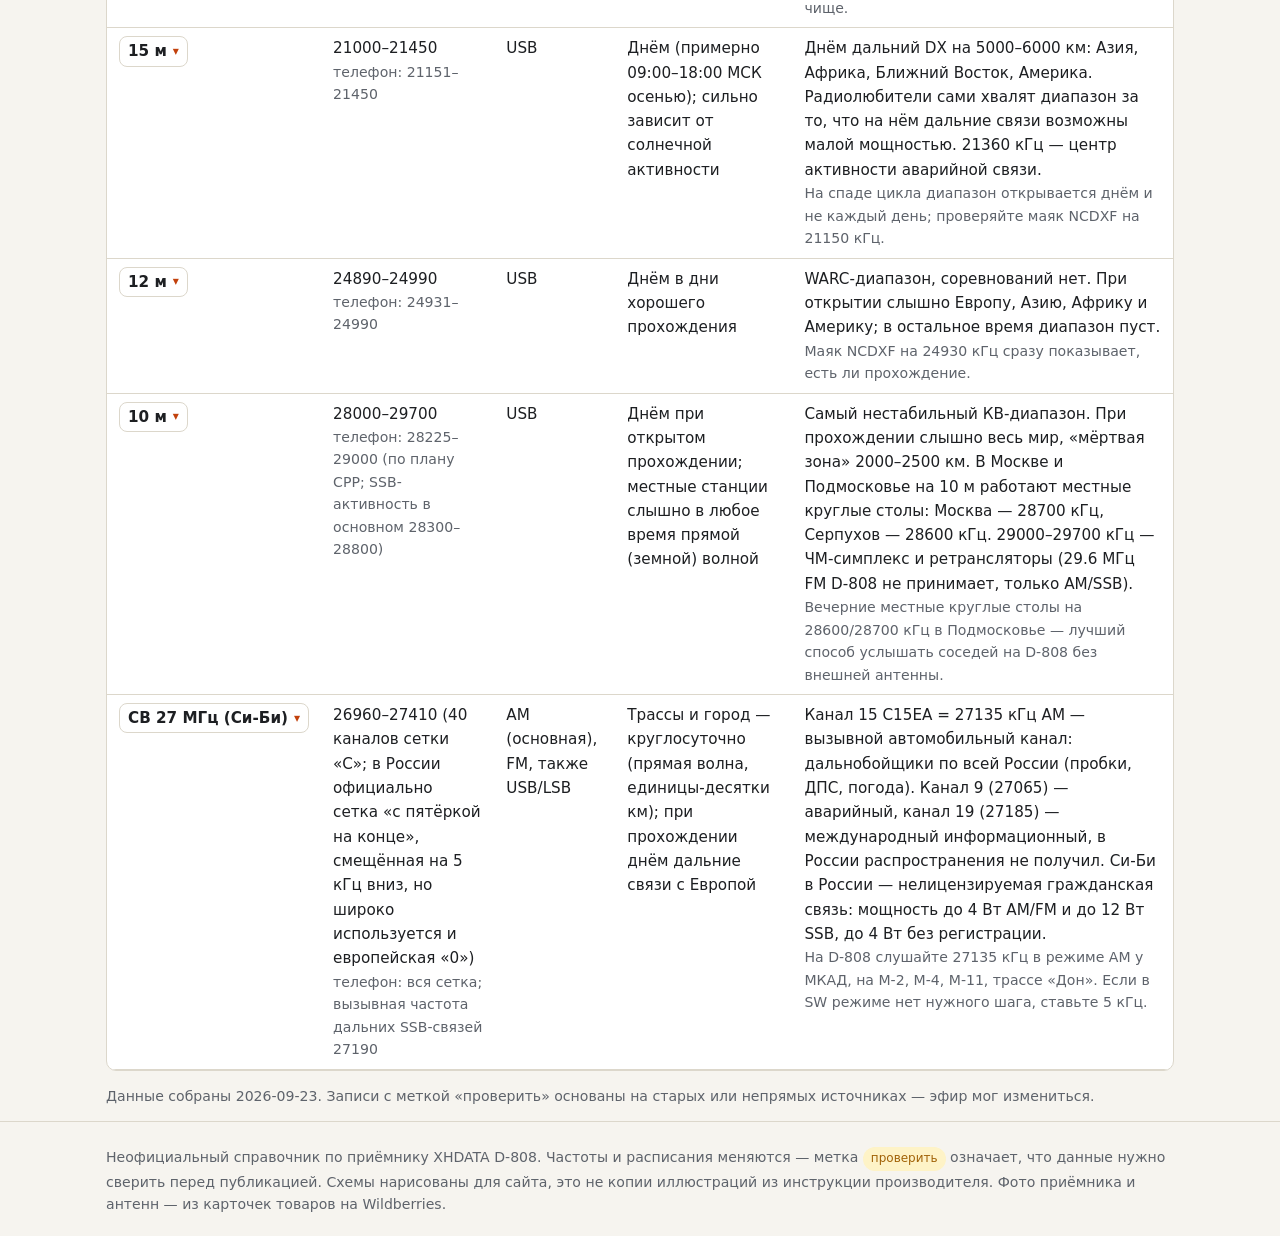
<file: site/hams.html>
<!doctype html>
<html lang="ru">
<head>
<meta charset="utf-8">
<meta name="viewport" content="width=device-width, initial-scale=1">
<!-- seo:start -->
<title>Радиолюбители и радиохулиганы: частоты, время, как слушать SSB</title>
<meta name="description" content="Где и когда слушать радиолюбителей, Си-Би, радиохулиганов и пиратов на XHDATA D-808: диапазоны, круглые столы, соревнования и пошаговая настройка SSB.">
<meta name="robots" content="index, follow, max-image-preview:large">
<link rel="canonical" href="https://wwwparser.github.io/xhdata-d808/hams.html">
<link rel="icon" href="favicon.svg" type="image/svg+xml">
<link rel="apple-touch-icon" href="img/apple-touch-icon.png">
<meta name="theme-color" content="#c2410c">
<meta property="og:type" content="website">
<meta property="og:locale" content="ru_RU">
<meta property="og:site_name" content="XHDATA D-808 — справочник">
<meta property="og:title" content="Радиолюбители и радиохулиганы: частоты, время, как слушать SSB">
<meta property="og:description" content="Где и когда слушать радиолюбителей, Си-Би, радиохулиганов и пиратов на XHDATA D-808: диапазоны, круглые столы, соревнования и пошаговая настройка SSB.">
<meta property="og:url" content="https://wwwparser.github.io/xhdata-d808/hams.html">
<meta property="og:image" content="https://wwwparser.github.io/xhdata-d808/img/og-cover.jpg">
<meta property="og:image:width" content="1200">
<meta property="og:image:height" content="630">
<meta name="twitter:card" content="summary_large_image">
<script type="application/ld+json">{"@context":"https://schema.org","@graph":[{"@type":"BreadcrumbList","itemListElement":[{"@type":"ListItem","position":1,"name":"Главная","item":"https://wwwparser.github.io/xhdata-d808/"},{"@type":"ListItem","position":2,"name":"Радиолюбители","item":"https://wwwparser.github.io/xhdata-d808/hams.html"}]},{"@type":"WebPage","@id":"https://wwwparser.github.io/xhdata-d808/hams.html#page","url":"https://wwwparser.github.io/xhdata-d808/hams.html","name":"Радиолюбители и радиохулиганы: частоты, время, как слушать SSB","description":"Где и когда слушать радиолюбителей, Си-Би, радиохулиганов и пиратов на XHDATA D-808: диапазоны, круглые столы, соревнования и пошаговая настройка SSB.","inLanguage":"ru","isPartOf":{"@id":"https://wwwparser.github.io/xhdata-d808/#site"},"dateModified":"2026-09-23","about":{"@type":"Product","name":"XHDATA D-808","brand":{"@type":"Brand","name":"XHDATA"},"category":"Всеволновый радиоприёмник"}}]}</script>
<!-- seo:end -->
<link rel="stylesheet" href="assets/style.css">
</head>
<body>
<main class="wrap">
  <h1>Радиолюбители, Си-Би и радиохулиганы</h1>
  <p class="lead">Живой эфир, которого нет в программе передач: разговоры радиолюбителей, круглые столы, дальнобойщики на 27 МГц, самодельные станции «свободных операторов» и пираты. Нажмите на частоту — появится подсказка, что набрать на D-808. Сейчас <span class="clock" id="clock"></span>.</p>

  <details class="howto" open>
    <summary>Как слушать радиолюбителей на D-808 — коротко</summary>
    <div class="body">
      <ol class="steps">
        <li>Радиолюбители говорят в режиме <b>SSB</b>: в обычном AM их речь звучит как «кряканье». Ниже 10 МГц (160, 80, 40 м) — нижняя полоса <b>LSB</b>, выше (20–10 м) — верхняя <b>USB</b>.</li>
        <li>Наберите частоту: <span class="kbd">SW</span> → <span class="kbd">FREQ</span> → цифры в кГц → <span class="kbd">FREQ</span>. Нажмите на колесо <span class="kbd">TUNING</span> до <b>SLOW</b>.</li>
        <li>Нажмите <span class="kbd">SSB</span> и подождите до 5 секунд. Кнопкой <span class="kbd">INFO</span> выберите LSB или USB.</li>
        <li>Медленно крутите колёсико <span class="kbd">FINE TUNE</span>, пока голос не станет естественным. Фильтр <span class="kbd">AM BW</span> — 2,2 кГц.</li>
        <li>Морзе (CW) тоже слушается в SSB, с узким фильтром 0,5–1 кГц. Си-Би и радиохулиганы в основном работают в обычном <b>AM</b>: режим SSB для них не нужен.</li>
      </ol>
      <p class="tip">Штатного телескопа для 160 и 80 м мало. Провод 5–10 м к окну или на балкон, подключённый к гнезду внешней антенны, заметно прибавит станций.</p>
    </div>
  </details>

  <p class="note" id="legal"></p>

  <div class="toolbar" id="tabs"></div>
  <div class="toolbar"><input type="search" id="q" placeholder="Поиск: частота, город, режим…"></div>
  <div id="intro"></div>
  <div id="out"></div>
  <p class="small muted" id="meta"></p>
</main>
<script src="data/hams.js"></script>
<script src="assets/app.js"></script>
<script>
(function () {
  const { esc, table, verify, startClock, filterRows, tuneHelp, $ } = Site;
  const H = window.HAMS || {};
  startClock($("#clock"));
  $("#legal").textContent = H.legal || "";
  if (H.meta) $("#meta").textContent = `Данные собраны ${H.meta.compiled}. Записи с меткой «проверить» основаны на старых или непрямых источниках — эфир мог измениться.`;

  const first = (s) => (String(s || "").match(/\d+(?:[.,]\d+)?/) || [""])[0].replace(",", ".");
  const range = (s) => {
    const m = /(\d+(?:[.,]\d+)?)\s*[–-]\s*(\d+(?:[.,]\d+)?)/.exec(String(s || ""));
    return m ? `${m[1]}–${m[2]} кГц` : "";
  };
  const src = (r) => {
    const u = String(r.source || "").split(/\s*;\s*/)[0];
    return u ? `<a href="${esc(u)}" target="_blank" rel="noopener" class="small">источник</a>` : "";
  };
  // строки данных -> запись, которую понимает подсказка tuneHelp (scan — участок, который проходить колесом)
  const tune = {
    bands: (r) => tuneHelp({ freq_khz: first(r.ssb_part_khz) || first(r.range_khz), mode: String(r.sideband).split(/[ ,(]/)[0], scan: range(r.ssb_part_khz) || range(r.range_khz) }),
    nets: (r) => tuneHelp({ freq_khz: first(r.freq_khz), mode: r.mode }),
    hooligans: (r) => tuneHelp({ freq_khz: first(r.range_or_freq_khz), mode: r.mode, scan: range(r.range_or_freq_khz) }),
    pirates: (r) => tuneHelp({ freq_khz: first(r.freq_khz), mode: r.mode, scan: range(r.freq_khz) }),
  };

  const TABS = {
    bands: {
      title: "Диапазоны", rows: H.ham_bands, detail: tune.bands,
      intro: "Любительские КВ-диапазоны, которые принимает D-808, и Си-Би 27 МГц. Правило простое: вечером и ночью слушайте 160, 80 и 40 м, днём — 20 м и выше.",
      cols: [
        { title: "Диапазон", cls: "num", render: (r) => esc(r.band) },
        { title: "Частоты, кГц", render: (r) => `${esc(r.range_khz)}<div class="small muted">телефон: ${esc(r.ssb_part_khz)}</div>` },
        { title: "Полоса", render: (r) => esc(r.sideband) },
        { title: "Когда слушать", render: (r) => esc(r.best_time_msk) },
        { title: "Кого слышно", render: (r) => `${esc(r.what)}<div class="small muted">${esc(r.tips || "")}</div>` },
      ],
    },
    nets: {
      title: "Круглые столы и эфиры", rows: H.nets, detail: tune.nets,
      intro: "Регулярные выходы в эфир в одно и то же время: областные круглые столы, радиолюбительские новости, маяки и дежурные частоты.",
      cols: [
        { title: "кГц", cls: "num", render: (r) => esc(r.freq_khz) },
        { title: "Что", render: (r) => `<b>${esc(r.name)}</b>${verify(r)}<div class="small muted">${esc(r.what)}</div>` },
        { title: "Режим", render: (r) => esc(r.mode) },
        { title: "Дни", render: (r) => esc(r.days) },
        { title: "МСК", cls: "num", render: (r) => esc(r.time_msk) },
        { title: "", render: src },
      ],
    },
    contests: {
      title: "Соревнования", rows: H.contests,
      intro: "Во время соревнований эфир забит станциями со всего мира — лучшее время, чтобы услышать много и далеко. Настраивайтесь на любой участок телефона из вкладки «Диапазоны».",
      cols: [
        { title: "Даты", cls: "num", render: (r) => esc(r.dates) },
        { title: "Соревнование", render: (r) => `<b>${esc(r.name)}</b>${verify(r)}` },
        { title: "Диапазоны", render: (r) => esc(r.bands) },
        { title: "Режим", render: (r) => esc(r.mode) },
        { title: "", render: src },
      ],
    },
    hooligans: {
      title: "Радиохулиганы", rows: H.hooligans, detail: tune.hooligans,
      intro: "«Свободные операторы» — самодельные AM-станции без позывных: музыка, переговоры, эксперименты с передатчиками. Слушаются в обычном AM. Ищите вечером и ночью, медленно проходя участок колесом.",
      cols: [
        { title: "кГц", cls: "num", render: (r) => esc(r.range_or_freq_khz) },
        { title: "Что там", render: (r) => `${esc(r.what)}${verify(r)}` },
        { title: "Режим", render: (r) => esc(r.mode) },
        { title: "Когда", render: (r) => esc(r.when_msk) },
        { title: "", render: src },
      ],
    },
    pirates: {
      title: "Пираты", rows: H.pirates, detail: tune.pirates,
      intro: "Нелицензионные вещательные станции, в основном из Нидерландов и Германии. Чаще всего выходят вечером в выходные на 6200–6400 кГц. Из Москвы слышны при хорошем прохождении и с внешней антенной.",
      cols: [
        { title: "кГц", cls: "num", render: (r) => esc(r.freq_khz) },
        { title: "Станция", render: (r) => `<b>${esc(r.station)}</b>${verify(r)}` },
        { title: "Режим", render: (r) => esc(r.mode) },
        { title: "Когда (МСК)", render: (r) => esc(r.when_msk) },
        { title: "Откуда", render: (r) => esc(r.region) },
      ],
    },
  };

  let cur = (location.hash || "#bands").slice(1);
  if (!TABS[cur]) cur = "bands";
  function render() {
    $("#tabs").innerHTML = Object.entries(TABS).map(([k, t]) =>
      `<button class="chip${k === cur ? " active" : ""}" data-k="${k}">${t.title} <span class="muted small">${(t.rows || []).length}</span></button>`).join("");
    const t = TABS[cur];
    $("#intro").innerHTML = `<p class="tip">${esc(t.intro)}</p>`;
    $("#out").innerHTML = table(filterRows(t.rows || [], $("#q").value), t.cols, t.detail ? { detail: t.detail } : {});
  }
  $("#tabs").addEventListener("click", (e) => {
    const b = e.target.closest("[data-k]");
    if (!b) return;
    cur = b.dataset.k;
    history.replaceState(null, "", "#" + cur);
    render();
  });
  $("#q").addEventListener("input", render);
  render();
})();
</script>
</body>
</html>
</file>
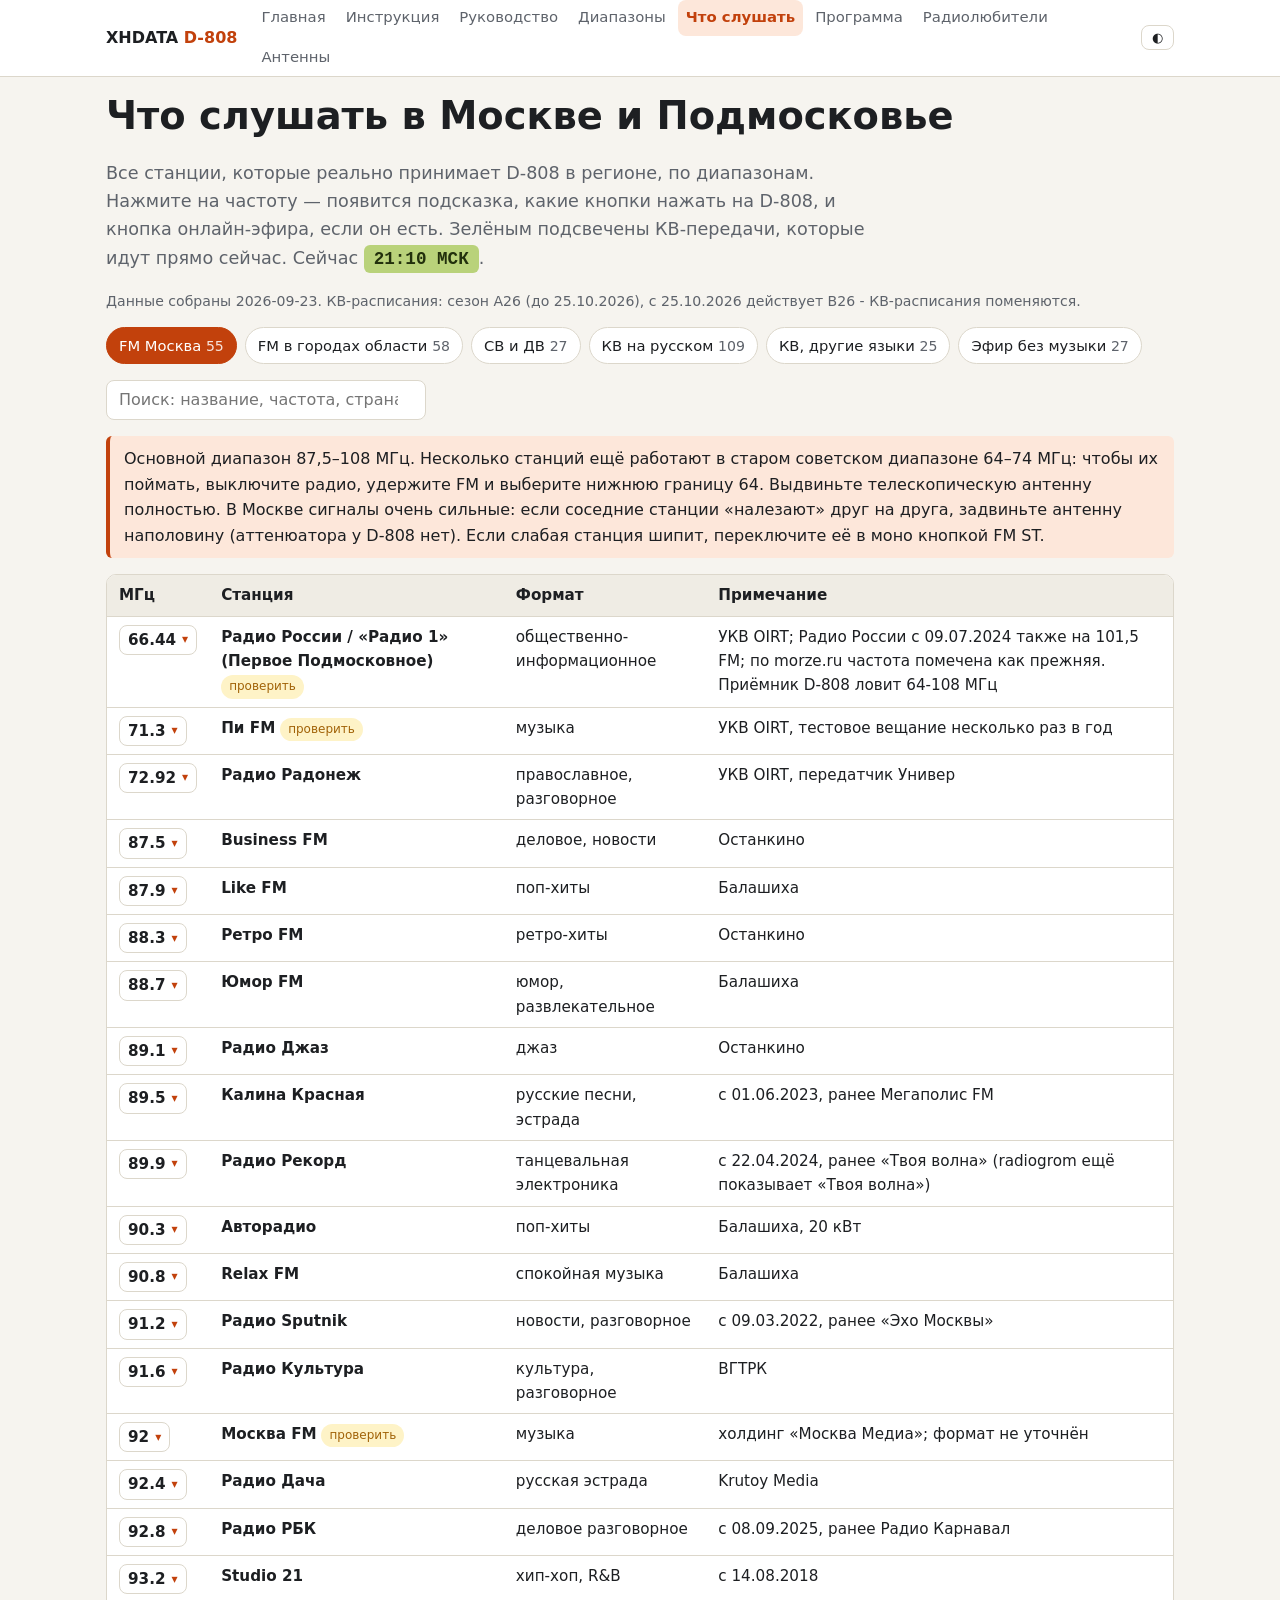
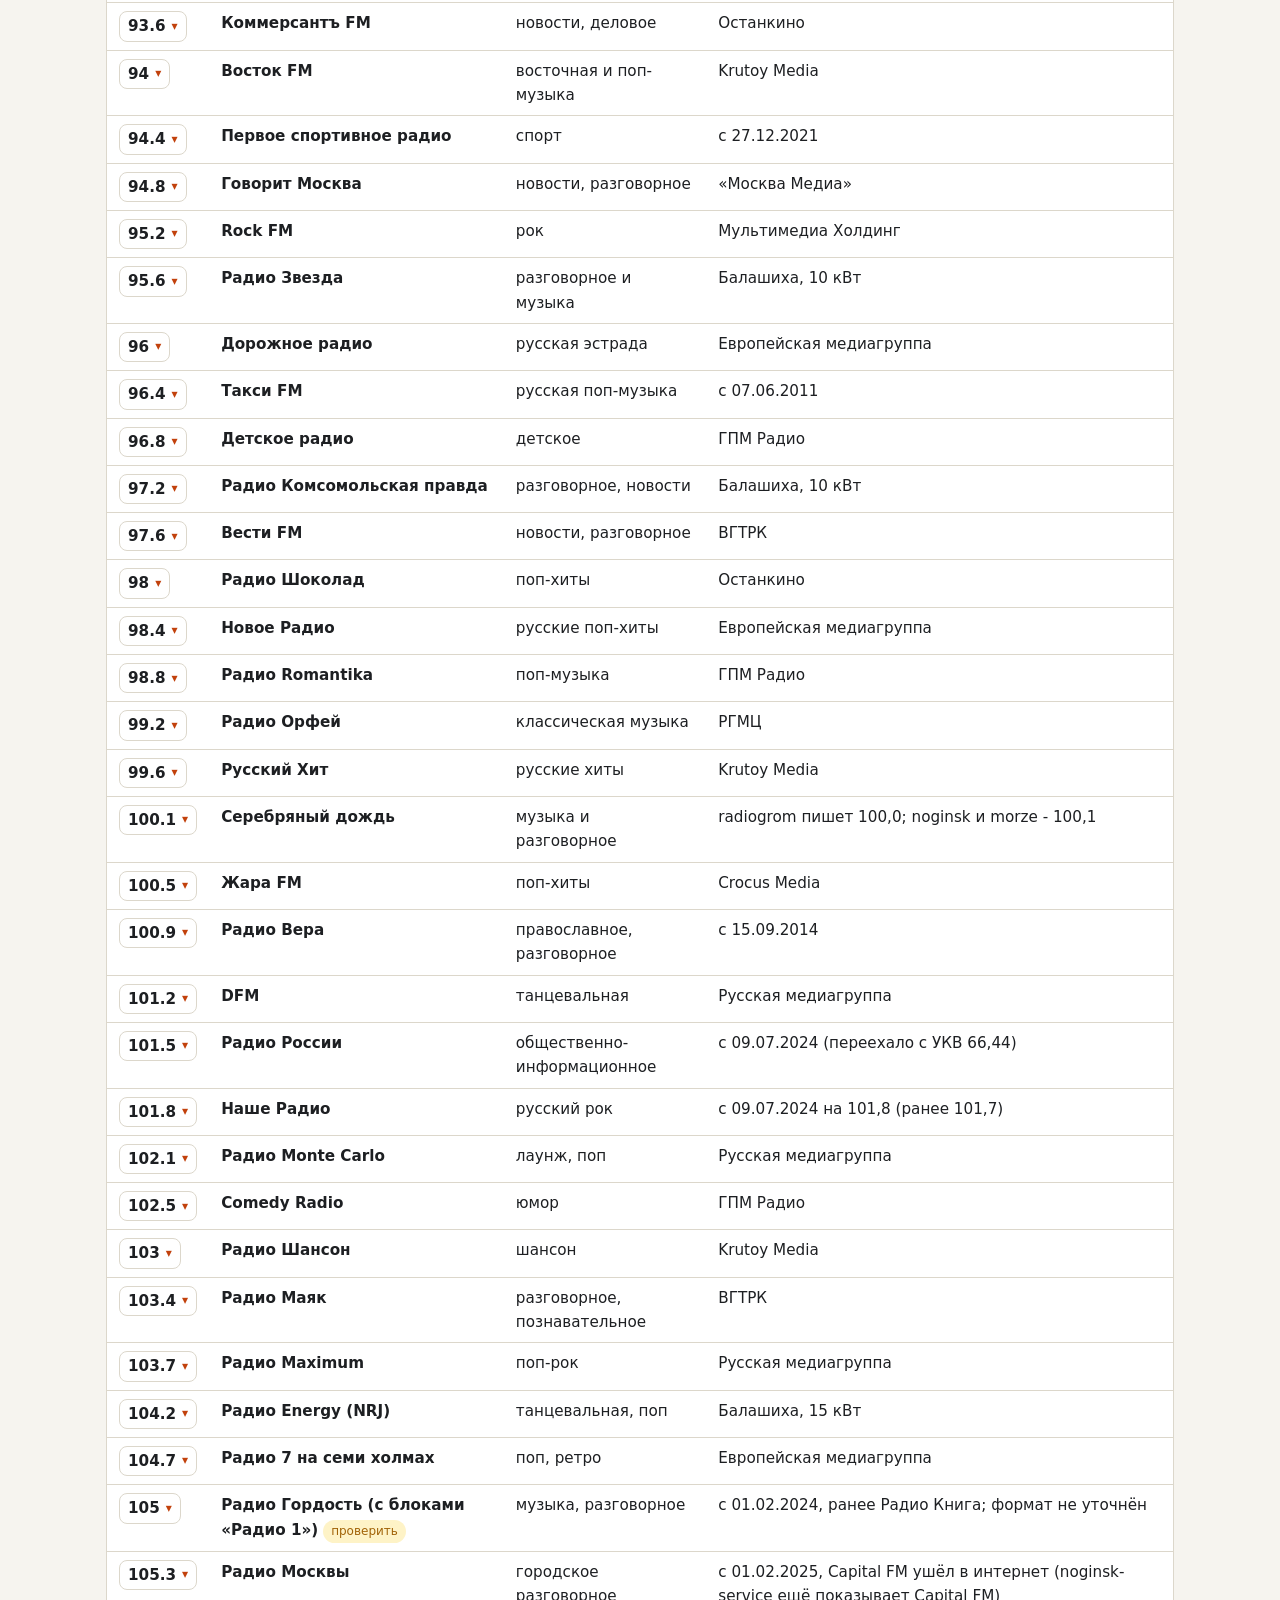
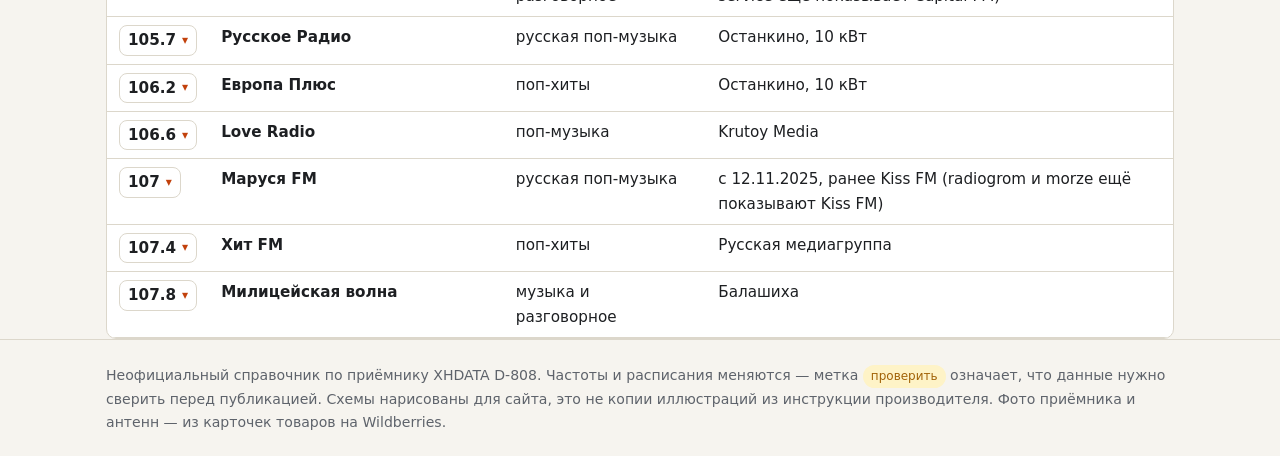
<file: site/listen.html>
<!doctype html>
<html lang="ru">
<head>
<meta charset="utf-8">
<meta name="viewport" content="width=device-width, initial-scale=1">
<!-- seo:start -->
<title>Радиостанции Москвы и Подмосковья: частоты FM, СВ и КВ</title>
<meta name="description" content="Все FM-станции Москвы и городов области, что ловится на СВ и ДВ, русскоязычное КВ-вещание с расписанием, авиачастоты — с подсказкой, что набрать на D-808, и онлайн-эфиром.">
<meta name="robots" content="index, follow, max-image-preview:large">
<link rel="canonical" href="https://wwwparser.github.io/xhdata-d808/listen.html">
<link rel="icon" href="favicon.svg" type="image/svg+xml">
<link rel="apple-touch-icon" href="img/apple-touch-icon.png">
<meta name="theme-color" content="#c2410c">
<meta property="og:type" content="website">
<meta property="og:locale" content="ru_RU">
<meta property="og:site_name" content="XHDATA D-808 — справочник">
<meta property="og:title" content="Радиостанции Москвы и Подмосковья: частоты FM, СВ и КВ">
<meta property="og:description" content="Все FM-станции Москвы и городов области, что ловится на СВ и ДВ, русскоязычное КВ-вещание с расписанием, авиачастоты — с подсказкой, что набрать на D-808, и онлайн-эфиром.">
<meta property="og:url" content="https://wwwparser.github.io/xhdata-d808/listen.html">
<meta property="og:image" content="https://wwwparser.github.io/xhdata-d808/img/og-cover.jpg">
<meta property="og:image:width" content="1200">
<meta property="og:image:height" content="630">
<meta name="twitter:card" content="summary_large_image">
<script type="application/ld+json">{"@context":"https://schema.org","@graph":[{"@type":"BreadcrumbList","itemListElement":[{"@type":"ListItem","position":1,"name":"Главная","item":"https://wwwparser.github.io/xhdata-d808/"},{"@type":"ListItem","position":2,"name":"Что слушать","item":"https://wwwparser.github.io/xhdata-d808/listen.html"}]},{"@type":"WebPage","@id":"https://wwwparser.github.io/xhdata-d808/listen.html#page","url":"https://wwwparser.github.io/xhdata-d808/listen.html","name":"Радиостанции Москвы и Подмосковья: частоты FM, СВ и КВ","description":"Все FM-станции Москвы и городов области, что ловится на СВ и ДВ, русскоязычное КВ-вещание с расписанием, авиачастоты — с подсказкой, что набрать на D-808, и онлайн-эфиром.","inLanguage":"ru","isPartOf":{"@id":"https://wwwparser.github.io/xhdata-d808/#site"},"dateModified":"2026-09-23","about":{"@type":"Product","name":"XHDATA D-808","brand":{"@type":"Brand","name":"XHDATA"},"category":"Всеволновый радиоприёмник"}},{"@type":"ItemList","name":"FM-радиостанции Москвы","numberOfItems":55,"itemListElement":[{"@type":"ListItem","position":1,"item":{"@type":"BroadcastService","name":"Радио России / «Радио 1» (Первое Подмосковное)","broadcastDisplayName":"Радио России / «Радио 1» (Первое Подмосковное)","areaServed":{"@type":"City","name":"Москва"},"broadcastFrequency":{"@type":"BroadcastFrequencySpecification","broadcastFrequencyValue":66.44,"broadcastSignalModulation":"FM"}}},{"@type":"ListItem","position":2,"item":{"@type":"BroadcastService","name":"Пи FM","broadcastDisplayName":"Пи FM","areaServed":{"@type":"City","name":"Москва"},"broadcastFrequency":{"@type":"BroadcastFrequencySpecification","broadcastFrequencyValue":71.3,"broadcastSignalModulation":"FM"}}},{"@type":"ListItem","position":3,"item":{"@type":"BroadcastService","name":"Радио Радонеж","broadcastDisplayName":"Радио Радонеж","areaServed":{"@type":"City","name":"Москва"},"broadcastFrequency":{"@type":"BroadcastFrequencySpecification","broadcastFrequencyValue":72.92,"broadcastSignalModulation":"FM"}}},{"@type":"ListItem","position":4,"item":{"@type":"BroadcastService","name":"Business FM","broadcastDisplayName":"Business FM","areaServed":{"@type":"City","name":"Москва"},"broadcastFrequency":{"@type":"BroadcastFrequencySpecification","broadcastFrequencyValue":87.5,"broadcastSignalModulation":"FM"}}},{"@type":"ListItem","position":5,"item":{"@type":"BroadcastService","name":"Like FM","broadcastDisplayName":"Like FM","areaServed":{"@type":"City","name":"Москва"},"broadcastFrequency":{"@type":"BroadcastFrequencySpecification","broadcastFrequencyValue":87.9,"broadcastSignalModulation":"FM"}}},{"@type":"ListItem","position":6,"item":{"@type":"BroadcastService","name":"Ретро FM","broadcastDisplayName":"Ретро FM","areaServed":{"@type":"City","name":"Москва"},"broadcastFrequency":{"@type":"BroadcastFrequencySpecification","broadcastFrequencyValue":88.3,"broadcastSignalModulation":"FM"}}},{"@type":"ListItem","position":7,"item":{"@type":"BroadcastService","name":"Юмор FM","broadcastDisplayName":"Юмор FM","areaServed":{"@type":"City","name":"Москва"},"broadcastFrequency":{"@type":"BroadcastFrequencySpecification","broadcastFrequencyValue":88.7,"broadcastSignalModulation":"FM"}}},{"@type":"ListItem","position":8,"item":{"@type":"BroadcastService","name":"Радио Джаз","broadcastDisplayName":"Радио Джаз","areaServed":{"@type":"City","name":"Москва"},"broadcastFrequency":{"@type":"BroadcastFrequencySpecification","broadcastFrequencyValue":89.1,"broadcastSignalModulation":"FM"}}},{"@type":"ListItem","position":9,"item":{"@type":"BroadcastService","name":"Калина Красная","broadcastDisplayName":"Калина Красная","areaServed":{"@type":"City","name":"Москва"},"broadcastFrequency":{"@type":"BroadcastFrequencySpecification","broadcastFrequencyValue":89.5,"broadcastSignalModulation":"FM"}}},{"@type":"ListItem","position":10,"item":{"@type":"BroadcastService","name":"Радио Рекорд","broadcastDisplayName":"Радио Рекорд","areaServed":{"@type":"City","name":"Москва"},"broadcastFrequency":{"@type":"BroadcastFrequencySpecification","broadcastFrequencyValue":89.9,"broadcastSignalModulation":"FM"}}},{"@type":"ListItem","position":11,"item":{"@type":"BroadcastService","name":"Авторадио","broadcastDisplayName":"Авторадио","areaServed":{"@type":"City","name":"Москва"},"broadcastFrequency":{"@type":"BroadcastFrequencySpecification","broadcastFrequencyValue":90.3,"broadcastSignalModulation":"FM"}}},{"@type":"ListItem","position":12,"item":{"@type":"BroadcastService","name":"Relax FM","broadcastDisplayName":"Relax FM","areaServed":{"@type":"City","name":"Москва"},"broadcastFrequency":{"@type":"BroadcastFrequencySpecification","broadcastFrequencyValue":90.8,"broadcastSignalModulation":"FM"}}},{"@type":"ListItem","position":13,"item":{"@type":"BroadcastService","name":"Радио Sputnik","broadcastDisplayName":"Радио Sputnik","areaServed":{"@type":"City","name":"Москва"},"broadcastFrequency":{"@type":"BroadcastFrequencySpecification","broadcastFrequencyValue":91.2,"broadcastSignalModulation":"FM"}}},{"@type":"ListItem","position":14,"item":{"@type":"BroadcastService","name":"Радио Культура","broadcastDisplayName":"Радио Культура","areaServed":{"@type":"City","name":"Москва"},"broadcastFrequency":{"@type":"BroadcastFrequencySpecification","broadcastFrequencyValue":91.6,"broadcastSignalModulation":"FM"}}},{"@type":"ListItem","position":15,"item":{"@type":"BroadcastService","name":"Москва FM","broadcastDisplayName":"Москва FM","areaServed":{"@type":"City","name":"Москва"},"broadcastFrequency":{"@type":"BroadcastFrequencySpecification","broadcastFrequencyValue":92.0,"broadcastSignalModulation":"FM"}}},{"@type":"ListItem","position":16,"item":{"@type":"BroadcastService","name":"Радио Дача","broadcastDisplayName":"Радио Дача","areaServed":{"@type":"City","name":"Москва"},"broadcastFrequency":{"@type":"BroadcastFrequencySpecification","broadcastFrequencyValue":92.4,"broadcastSignalModulation":"FM"}}},{"@type":"ListItem","position":17,"item":{"@type":"BroadcastService","name":"Радио РБК","broadcastDisplayName":"Радио РБК","areaServed":{"@type":"City","name":"Москва"},"broadcastFrequency":{"@type":"BroadcastFrequencySpecification","broadcastFrequencyValue":92.8,"broadcastSignalModulation":"FM"}}},{"@type":"ListItem","position":18,"item":{"@type":"BroadcastService","name":"Studio 21","broadcastDisplayName":"Studio 21","areaServed":{"@type":"City","name":"Москва"},"broadcastFrequency":{"@type":"BroadcastFrequencySpecification","broadcastFrequencyValue":93.2,"broadcastSignalModulation":"FM"}}},{"@type":"ListItem","position":19,"item":{"@type":"BroadcastService","name":"Коммерсантъ FM","broadcastDisplayName":"Коммерсантъ FM","areaServed":{"@type":"City","name":"Москва"},"broadcastFrequency":{"@type":"BroadcastFrequencySpecification","broadcastFrequencyValue":93.6,"broadcastSignalModulation":"FM"}}},{"@type":"ListItem","position":20,"item":{"@type":"BroadcastService","name":"Восток FM","broadcastDisplayName":"Восток FM","areaServed":{"@type":"City","name":"Москва"},"broadcastFrequency":{"@type":"BroadcastFrequencySpecification","broadcastFrequencyValue":94.0,"broadcastSignalModulation":"FM"}}},{"@type":"ListItem","position":21,"item":{"@type":"BroadcastService","name":"Первое спортивное радио","broadcastDisplayName":"Первое спортивное радио","areaServed":{"@type":"City","name":"Москва"},"broadcastFrequency":{"@type":"BroadcastFrequencySpecification","broadcastFrequencyValue":94.4,"broadcastSignalModulation":"FM"}}},{"@type":"ListItem","position":22,"item":{"@type":"BroadcastService","name":"Говорит Москва","broadcastDisplayName":"Говорит Москва","areaServed":{"@type":"City","name":"Москва"},"broadcastFrequency":{"@type":"BroadcastFrequencySpecification","broadcastFrequencyValue":94.8,"broadcastSignalModulation":"FM"}}},{"@type":"ListItem","position":23,"item":{"@type":"BroadcastService","name":"Rock FM","broadcastDisplayName":"Rock FM","areaServed":{"@type":"City","name":"Москва"},"broadcastFrequency":{"@type":"BroadcastFrequencySpecification","broadcastFrequencyValue":95.2,"broadcastSignalModulation":"FM"}}},{"@type":"ListItem","position":24,"item":{"@type":"BroadcastService","name":"Радио Звезда","broadcastDisplayName":"Радио Звезда","areaServed":{"@type":"City","name":"Москва"},"broadcastFrequency":{"@type":"BroadcastFrequencySpecification","broadcastFrequencyValue":95.6,"broadcastSignalModulation":"FM"}}},{"@type":"ListItem","position":25,"item":{"@type":"BroadcastService","name":"Дорожное радио","broadcastDisplayName":"Дорожное радио","areaServed":{"@type":"City","name":"Москва"},"broadcastFrequency":{"@type":"BroadcastFrequencySpecification","broadcastFrequencyValue":96.0,"broadcastSignalModulation":"FM"}}},{"@type":"ListItem","position":26,"item":{"@type":"BroadcastService","name":"Такси FM","broadcastDisplayName":"Такси FM","areaServed":{"@type":"City","name":"Москва"},"broadcastFrequency":{"@type":"BroadcastFrequencySpecification","broadcastFrequencyValue":96.4,"broadcastSignalModulation":"FM"}}},{"@type":"ListItem","position":27,"item":{"@type":"BroadcastService","name":"Детское радио","broadcastDisplayName":"Детское радио","areaServed":{"@type":"City","name":"Москва"},"broadcastFrequency":{"@type":"BroadcastFrequencySpecification","broadcastFrequencyValue":96.8,"broadcastSignalModulation":"FM"}}},{"@type":"ListItem","position":28,"item":{"@type":"BroadcastService","name":"Радио Комсомольская правда","broadcastDisplayName":"Радио Комсомольская правда","areaServed":{"@type":"City","name":"Москва"},"broadcastFrequency":{"@type":"BroadcastFrequencySpecification","broadcastFrequencyValue":97.2,"broadcastSignalModulation":"FM"}}},{"@type":"ListItem","position":29,"item":{"@type":"BroadcastService","name":"Вести FM","broadcastDisplayName":"Вести FM","areaServed":{"@type":"City","name":"Москва"},"broadcastFrequency":{"@type":"BroadcastFrequencySpecification","broadcastFrequencyValue":97.6,"broadcastSignalModulation":"FM"}}},{"@type":"ListItem","position":30,"item":{"@type":"BroadcastService","name":"Радио Шоколад","broadcastDisplayName":"Радио Шоколад","areaServed":{"@type":"City","name":"Москва"},"broadcastFrequency":{"@type":"BroadcastFrequencySpecification","broadcastFrequencyValue":98.0,"broadcastSignalModulation":"FM"}}},{"@type":"ListItem","position":31,"item":{"@type":"BroadcastService","name":"Новое Радио","broadcastDisplayName":"Новое Радио","areaServed":{"@type":"City","name":"Москва"},"broadcastFrequency":{"@type":"BroadcastFrequencySpecification","broadcastFrequencyValue":98.4,"broadcastSignalModulation":"FM"}}},{"@type":"ListItem","position":32,"item":{"@type":"BroadcastService","name":"Радио Romantika","broadcastDisplayName":"Радио Romantika","areaServed":{"@type":"City","name":"Москва"},"broadcastFrequency":{"@type":"BroadcastFrequencySpecification","broadcastFrequencyValue":98.8,"broadcastSignalModulation":"FM"}}},{"@type":"ListItem","position":33,"item":{"@type":"BroadcastService","name":"Радио Орфей","broadcastDisplayName":"Радио Орфей","areaServed":{"@type":"City","name":"Москва"},"broadcastFrequency":{"@type":"BroadcastFrequencySpecification","broadcastFrequencyValue":99.2,"broadcastSignalModulation":"FM"}}},{"@type":"ListItem","position":34,"item":{"@type":"BroadcastService","name":"Русский Хит","broadcastDisplayName":"Русский Хит","areaServed":{"@type":"City","name":"Москва"},"broadcastFrequency":{"@type":"BroadcastFrequencySpecification","broadcastFrequencyValue":99.6,"broadcastSignalModulation":"FM"}}},{"@type":"ListItem","position":35,"item":{"@type":"BroadcastService","name":"Серебряный дождь","broadcastDisplayName":"Серебряный дождь","areaServed":{"@type":"City","name":"Москва"},"broadcastFrequency":{"@type":"BroadcastFrequencySpecification","broadcastFrequencyValue":100.1,"broadcastSignalModulation":"FM"}}},{"@type":"ListItem","position":36,"item":{"@type":"BroadcastService","name":"Жара FM","broadcastDisplayName":"Жара FM","areaServed":{"@type":"City","name":"Москва"},"broadcastFrequency":{"@type":"BroadcastFrequencySpecification","broadcastFrequencyValue":100.5,"broadcastSignalModulation":"FM"}}},{"@type":"ListItem","position":37,"item":{"@type":"BroadcastService","name":"Радио Вера","broadcastDisplayName":"Радио Вера","areaServed":{"@type":"City","name":"Москва"},"broadcastFrequency":{"@type":"BroadcastFrequencySpecification","broadcastFrequencyValue":100.9,"broadcastSignalModulation":"FM"}}},{"@type":"ListItem","position":38,"item":{"@type":"BroadcastService","name":"DFM","broadcastDisplayName":"DFM","areaServed":{"@type":"City","name":"Москва"},"broadcastFrequency":{"@type":"BroadcastFrequencySpecification","broadcastFrequencyValue":101.2,"broadcastSignalModulation":"FM"}}},{"@type":"ListItem","position":39,"item":{"@type":"BroadcastService","name":"Радио России","broadcastDisplayName":"Радио России","areaServed":{"@type":"City","name":"Москва"},"broadcastFrequency":{"@type":"BroadcastFrequencySpecification","broadcastFrequencyValue":101.5,"broadcastSignalModulation":"FM"}}},{"@type":"ListItem","position":40,"item":{"@type":"BroadcastService","name":"Наше Радио","broadcastDisplayName":"Наше Радио","areaServed":{"@type":"City","name":"Москва"},"broadcastFrequency":{"@type":"BroadcastFrequencySpecification","broadcastFrequencyValue":101.8,"broadcastSignalModulation":"FM"}}},{"@type":"ListItem","position":41,"item":{"@type":"BroadcastService","name":"Радио Monte Carlo","broadcastDisplayName":"Радио Monte Carlo","areaServed":{"@type":"City","name":"Москва"},"broadcastFrequency":{"@type":"BroadcastFrequencySpecification","broadcastFrequencyValue":102.1,"broadcastSignalModulation":"FM"}}},{"@type":"ListItem","position":42,"item":{"@type":"BroadcastService","name":"Comedy Radio","broadcastDisplayName":"Comedy Radio","areaServed":{"@type":"City","name":"Москва"},"broadcastFrequency":{"@type":"BroadcastFrequencySpecification","broadcastFrequencyValue":102.5,"broadcastSignalModulation":"FM"}}},{"@type":"ListItem","position":43,"item":{"@type":"BroadcastService","name":"Радио Шансон","broadcastDisplayName":"Радио Шансон","areaServed":{"@type":"City","name":"Москва"},"broadcastFrequency":{"@type":"BroadcastFrequencySpecification","broadcastFrequencyValue":103.0,"broadcastSignalModulation":"FM"}}},{"@type":"ListItem","position":44,"item":{"@type":"BroadcastService","name":"Радио Маяк","broadcastDisplayName":"Радио Маяк","areaServed":{"@type":"City","name":"Москва"},"broadcastFrequency":{"@type":"BroadcastFrequencySpecification","broadcastFrequencyValue":103.4,"broadcastSignalModulation":"FM"}}},{"@type":"ListItem","position":45,"item":{"@type":"BroadcastService","name":"Радио Maximum","broadcastDisplayName":"Радио Maximum","areaServed":{"@type":"City","name":"Москва"},"broadcastFrequency":{"@type":"BroadcastFrequencySpecification","broadcastFrequencyValue":103.7,"broadcastSignalModulation":"FM"}}},{"@type":"ListItem","position":46,"item":{"@type":"BroadcastService","name":"Радио Energy (NRJ)","broadcastDisplayName":"Радио Energy (NRJ)","areaServed":{"@type":"City","name":"Москва"},"broadcastFrequency":{"@type":"BroadcastFrequencySpecification","broadcastFrequencyValue":104.2,"broadcastSignalModulation":"FM"}}},{"@type":"ListItem","position":47,"item":{"@type":"BroadcastService","name":"Радио 7 на семи холмах","broadcastDisplayName":"Радио 7 на семи холмах","areaServed":{"@type":"City","name":"Москва"},"broadcastFrequency":{"@type":"BroadcastFrequencySpecification","broadcastFrequencyValue":104.7,"broadcastSignalModulation":"FM"}}},{"@type":"ListItem","position":48,"item":{"@type":"BroadcastService","name":"Радио Гордость (с блоками «Радио 1»)","broadcastDisplayName":"Радио Гордость (с блоками «Радио 1»)","areaServed":{"@type":"City","name":"Москва"},"broadcastFrequency":{"@type":"BroadcastFrequencySpecification","broadcastFrequencyValue":105.0,"broadcastSignalModulation":"FM"}}},{"@type":"ListItem","position":49,"item":{"@type":"BroadcastService","name":"Радио Москвы","broadcastDisplayName":"Радио Москвы","areaServed":{"@type":"City","name":"Москва"},"broadcastFrequency":{"@type":"BroadcastFrequencySpecification","broadcastFrequencyValue":105.3,"broadcastSignalModulation":"FM"}}},{"@type":"ListItem","position":50,"item":{"@type":"BroadcastService","name":"Русское Радио","broadcastDisplayName":"Русское Радио","areaServed":{"@type":"City","name":"Москва"},"broadcastFrequency":{"@type":"BroadcastFrequencySpecification","broadcastFrequencyValue":105.7,"broadcastSignalModulation":"FM"}}},{"@type":"ListItem","position":51,"item":{"@type":"BroadcastService","name":"Европа Плюс","broadcastDisplayName":"Европа Плюс","areaServed":{"@type":"City","name":"Москва"},"broadcastFrequency":{"@type":"BroadcastFrequencySpecification","broadcastFrequencyValue":106.2,"broadcastSignalModulation":"FM"}}},{"@type":"ListItem","position":52,"item":{"@type":"BroadcastService","name":"Love Radio","broadcastDisplayName":"Love Radio","areaServed":{"@type":"City","name":"Москва"},"broadcastFrequency":{"@type":"BroadcastFrequencySpecification","broadcastFrequencyValue":106.6,"broadcastSignalModulation":"FM"}}},{"@type":"ListItem","position":53,"item":{"@type":"BroadcastService","name":"Маруся FM","broadcastDisplayName":"Маруся FM","areaServed":{"@type":"City","name":"Москва"},"broadcastFrequency":{"@type":"BroadcastFrequencySpecification","broadcastFrequencyValue":107.0,"broadcastSignalModulation":"FM"}}},{"@type":"ListItem","position":54,"item":{"@type":"BroadcastService","name":"Хит FM","broadcastDisplayName":"Хит FM","areaServed":{"@type":"City","name":"Москва"},"broadcastFrequency":{"@type":"BroadcastFrequencySpecification","broadcastFrequencyValue":107.4,"broadcastSignalModulation":"FM"}}},{"@type":"ListItem","position":55,"item":{"@type":"BroadcastService","name":"Милицейская волна","broadcastDisplayName":"Милицейская волна","areaServed":{"@type":"City","name":"Москва"},"broadcastFrequency":{"@type":"BroadcastFrequencySpecification","broadcastFrequencyValue":107.8,"broadcastSignalModulation":"FM"}}}]}]}</script>
<!-- seo:end -->
<link rel="stylesheet" href="assets/style.css">
</head>
<body>
<main class="wrap">
  <h1>Что слушать в Москве и Подмосковье</h1>
  <p class="lead">Все станции, которые реально принимает D-808 в регионе, по диапазонам. Нажмите на частоту — появится подсказка, какие кнопки нажать на D-808, и кнопка онлайн-эфира, если он есть. Зелёным подсвечены КВ-передачи, которые идут прямо сейчас. Сейчас <span class="clock" id="clock"></span>.</p>

  <p class="small muted" id="meta"></p>
  <div class="toolbar" id="tabs"></div>
  <div class="toolbar"><input type="search" id="q" placeholder="Поиск: название, частота, страна…"></div>
  <div id="intro"></div>
  <div id="out"></div>
</main>
<script src="data/stations.js"></script>
<script src="data/streams.js"></script>
<script src="assets/app.js"></script>
<script>
(function () {
  const { esc, table, verify, isLive, startClock, filterRows, tuneHelp, streamFor, $ } = Site;
  const S = window.STATIONS || {};
  startClock($("#clock"));
  if (S.meta) $("#meta").textContent = `Данные собраны ${S.meta.compiled}. КВ-расписания: сезон ${S.meta.season}.`;

  const live = (r) => isLive(r.time_utc);
  // кнопка «▶ онлайн» прямо в строке — включает поток, не раскрывая карточку
  const online = (r) => {
    const st = streamFor(r);
    return st ? ` <button class="badge" type="button" data-play="${esc(st.url)}" data-title="${esc(r.name || r.station)}" title="Слушать онлайн">▶ онлайн</button>` : "";
  };
  const liveBadge = (r) => live(r) ? ' <span class="badge on">в эфире</span>' : "";

  const TABS = {
    fm: {
      title: "FM Москва", rows: S.fm_moscow,
      intro: "Основной диапазон 87,5–108 МГц. Несколько станций ещё работают в старом советском диапазоне 64–74 МГц: чтобы их поймать, выключите радио, удержите FM и выберите нижнюю границу 64. Выдвиньте телескопическую антенну полностью. В Москве сигналы очень сильные: если соседние станции «налезают» друг на друга, задвиньте антенну наполовину (аттенюатора у D-808 нет). Если слабая станция шипит, переключите её в моно кнопкой FM ST.",
      cols: [
        { title: "МГц", cls: "num", render: (r) => esc(r.freq_mhz) },
        { title: "Станция", render: (r) => `<b>${esc(r.name)}</b>${online(r)}${verify(r)}` },
        { title: "Формат", key: "format" },
        { title: "Примечание", key: "note" },
      ],
    },
    region: {
      title: "FM в городах области", rows: S.fm_region,
      intro: "В городах Подмосковья работают местные станции и ретрансляторы на своих частотах. В 60–100 км от МКАД московские станции слабеют — тогда пригодится выносная FM-антенна.",
      cols: [
        { title: "МГц", cls: "num", render: (r) => esc(r.freq_mhz) },
        { title: "Станция", render: (r) => `<b>${esc(r.name)}</b>${online(r)}${verify(r)}` },
        { title: "Город", render: (r) => esc(r.city || r.town || "") },
        { title: "Примечание", render: (r) => esc(r.note || r.format || "") },
      ],
    },
    mw: {
      title: "СВ и ДВ", rows: S.mw_lw,
      intro: "Большинство советских средневолновых и длинноволновых передатчиков в России выключены. Днём на СВ почти тихо, зато после заката открывается дальний приём: Европа, Кавказ, Средняя Азия, Ближний Восток. Приём идёт на внутреннюю ферритовую антенну — поворачивайте приёмник корпусом, телескоп на СВ не работает.",
      cols: [
        { title: "кГц", cls: "num", render: (r) => esc(r.freq_khz) },
        { title: "Станция", render: (r) => `<b>${esc(r.name)}</b>${online(r)}${verify(r)}` },
        { title: "Страна", key: "country" },
        { title: "Когда", key: "when" },
        { title: "Примечание", render: (r) => esc(r.note || "") },
      ],
    },
    swru: {
      title: "КВ на русском", rows: S.sw_russian, live,
      intro: "Русскоязычные передачи на коротких волнах. Время указано по Москве; время в UTC — для сверки с расписаниями EiBi и short-wave.info. Расписания меняются дважды в год: в конце марта и в конце октября.",
      cols: [
        { title: "кГц", cls: "num", render: (r) => esc(r.freq_khz) },
        { title: "Станция", render: (r) => `<b>${esc(r.station)}</b>${liveBadge(r)}${online(r)}${verify(r)}` },
        { title: "Страна", key: "country" },
        { title: "МСК", render: (r) => esc(r.time_msk) },
        { title: "UTC", render: (r) => `<span class="muted">${esc(r.time_utc)}</span>` },
        { title: "Дни", render: (r) => esc(r.days || "ежедневно") },
      ],
    },
    swother: {
      title: "КВ, другие языки", rows: S.sw_other, live,
      intro: "Мощные международные станции, которые легко слышно вечером и ночью. Хороший способ проверить приёмник и антенну.",
      cols: [
        { title: "кГц", cls: "num", render: (r) => esc(r.freq_khz) },
        { title: "Станция", render: (r) => `<b>${esc(r.station)}</b>${liveBadge(r)}${online(r)}${verify(r)}` },
        { title: "Страна", key: "country" },
        { title: "Язык", render: (r) => esc(r.language || r.lang || "") },
        { title: "МСК", render: (r) => esc(r.time_msk) },
        { title: "UTC", render: (r) => `<span class="muted">${esc(r.time_utc)}</span>` },
      ],
    },
    util: {
      title: "Эфир без музыки", rows: S.utility,
      intro: "Авиадиапазон, сигналы точного времени, погода для лётчиков, радиолюбители. Авиацию слушают в режиме AIR, радиолюбителей — в SSB (LSB ниже 10 МГц, USB выше).",
      cols: [
        { title: "Частота", cls: "num", render: (r) => esc(r.freq) },
        { title: "Что это", render: (r) => `${esc(r.what)}${verify(r)}` },
        { title: "Режим", key: "mode" },
        { title: "Когда", key: "when" },
      ],
    },
  };

  let cur = (location.hash || "#fm").slice(1);
  if (!TABS[cur]) cur = "fm";

  function render() {
    $("#tabs").innerHTML = Object.entries(TABS).map(([k, t]) =>
      `<button class="chip${k === cur ? " active" : ""}" data-k="${k}">${t.title} <span class="muted small">${(t.rows || []).length}</span></button>`).join("");
    const t = TABS[cur];
    $("#intro").innerHTML = `<p class="tip">${esc(t.intro)}</p>`;
    let rows = filterRows(t.rows || [], $("#q").value);
    if (t.live) rows = [...rows].sort((a, b) => (t.live(b) ? 1 : 0) - (t.live(a) ? 1 : 0));
    $("#out").innerHTML = table(rows, t.cols, { live: t.live, detail: tuneHelp });
  }
  $("#tabs").addEventListener("click", (e) => {
    const b = e.target.closest("[data-k]");
    if (!b) return;
    cur = b.dataset.k;
    history.replaceState(null, "", "#" + cur);
    render();
  });
  $("#q").addEventListener("input", render);
  setInterval(render, 60000);
  render();
})();
</script>
</body>
</html>
</file>
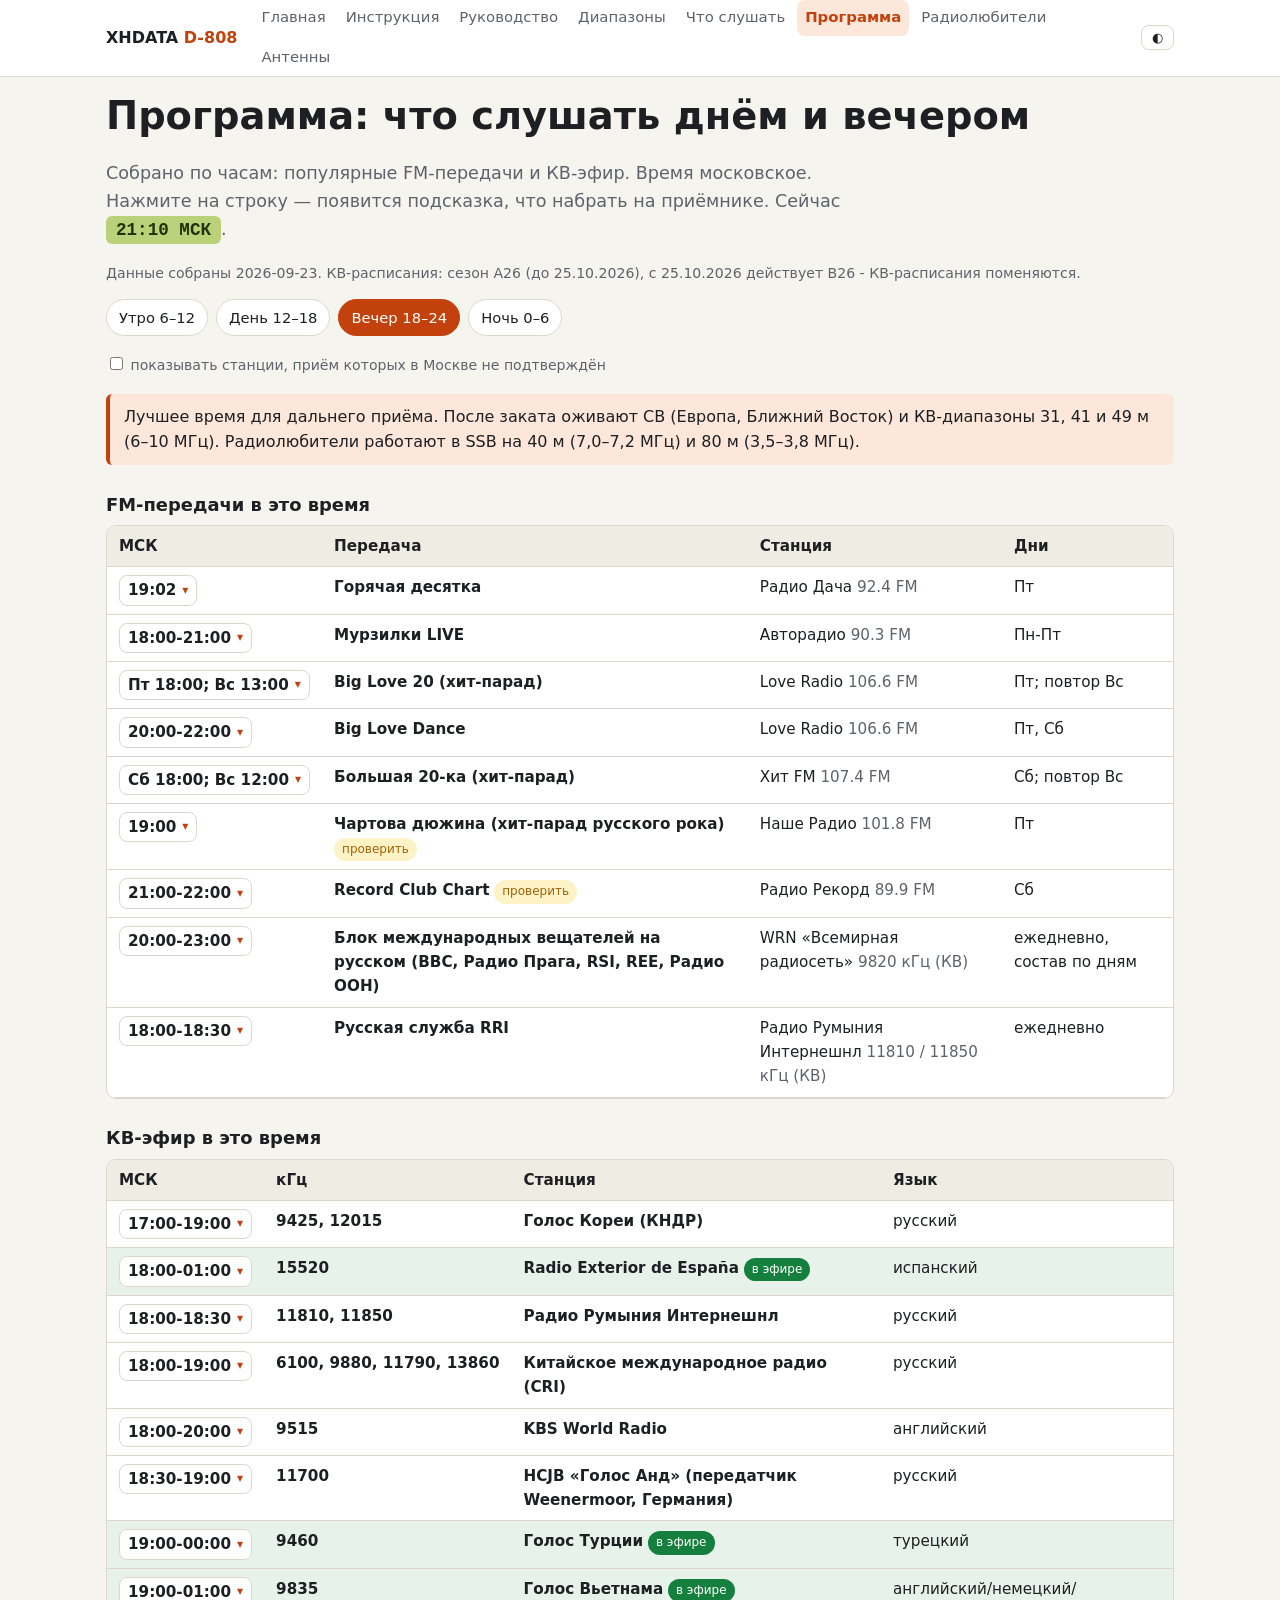
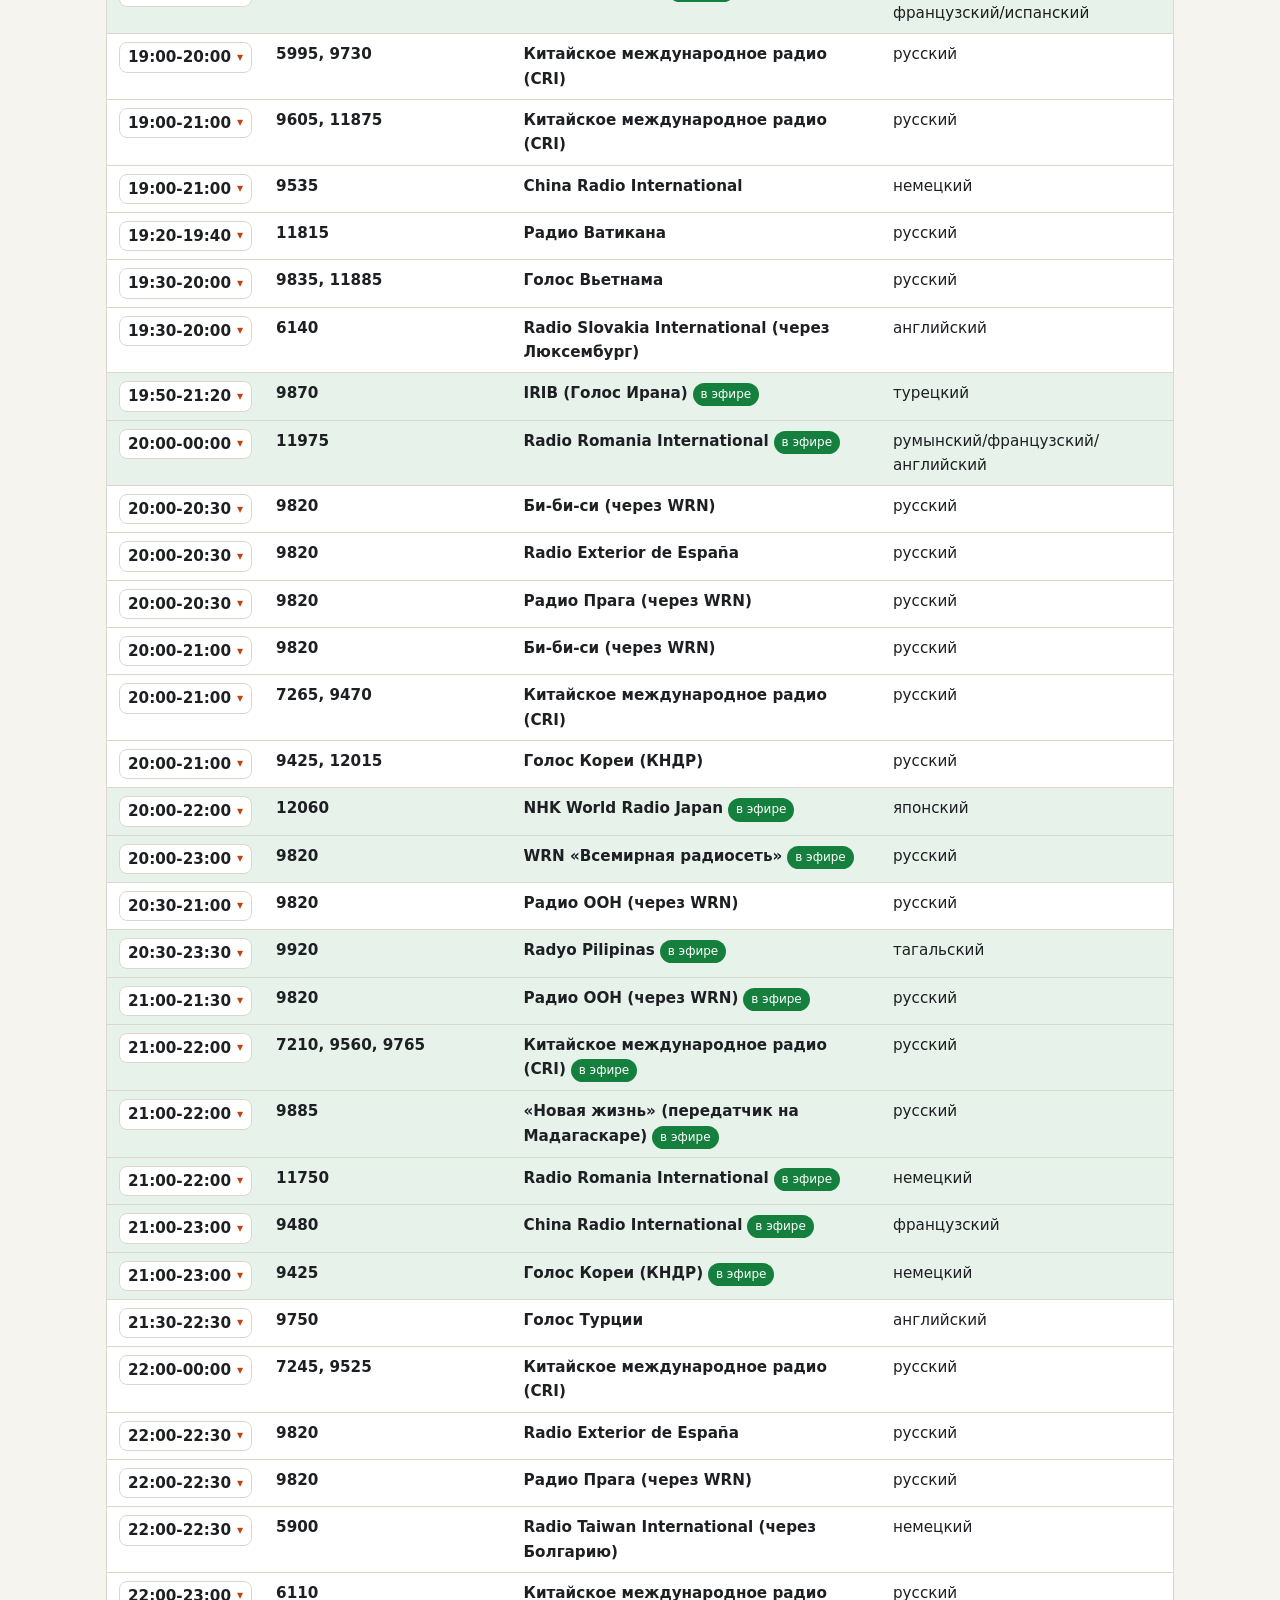
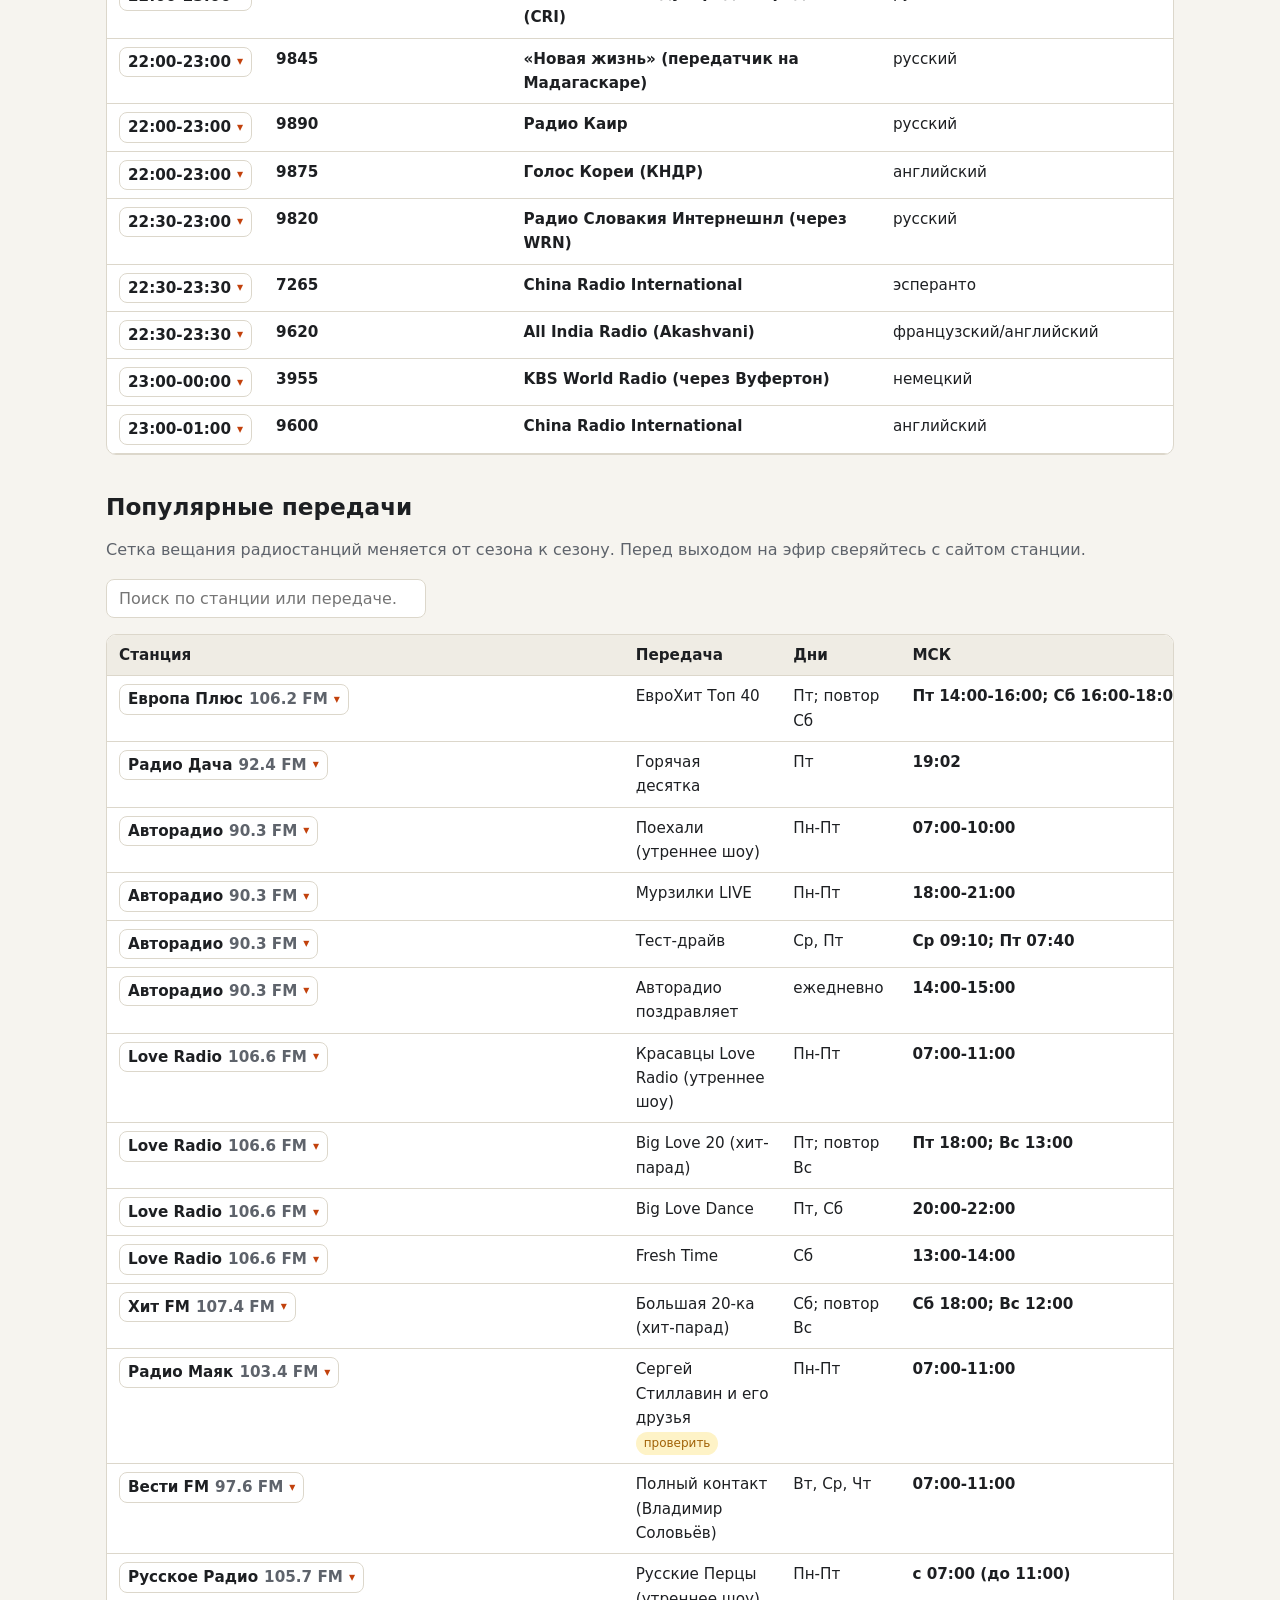
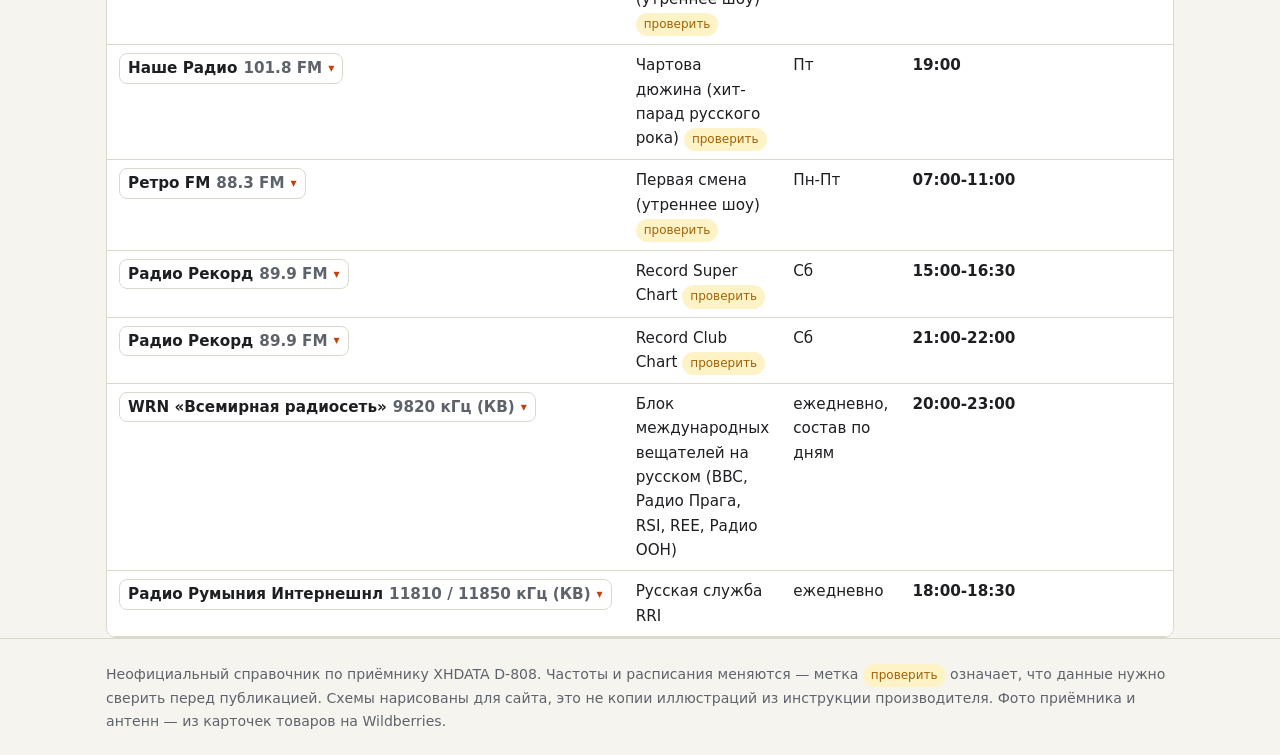
<file: site/schedule.html>
<!doctype html>
<html lang="ru">
<head>
<meta charset="utf-8">
<meta name="viewport" content="width=device-width, initial-scale=1">
<!-- seo:start -->
<title>Что слушать на радио сегодня: КВ и FM по времени (МСК)</title>
<meta name="description" content="Программа эфира по времени суток: популярные FM-передачи и коротковолновые станции утром, днём, вечером и ночью по московскому времени.">
<meta name="robots" content="index, follow, max-image-preview:large">
<link rel="canonical" href="https://wwwparser.github.io/xhdata-d808/schedule.html">
<link rel="icon" href="favicon.svg" type="image/svg+xml">
<link rel="apple-touch-icon" href="img/apple-touch-icon.png">
<meta name="theme-color" content="#c2410c">
<meta property="og:type" content="website">
<meta property="og:locale" content="ru_RU">
<meta property="og:site_name" content="XHDATA D-808 — справочник">
<meta property="og:title" content="Что слушать на радио сегодня: КВ и FM по времени (МСК)">
<meta property="og:description" content="Программа эфира по времени суток: популярные FM-передачи и коротковолновые станции утром, днём, вечером и ночью по московскому времени.">
<meta property="og:url" content="https://wwwparser.github.io/xhdata-d808/schedule.html">
<meta property="og:image" content="https://wwwparser.github.io/xhdata-d808/img/og-cover.jpg">
<meta property="og:image:width" content="1200">
<meta property="og:image:height" content="630">
<meta name="twitter:card" content="summary_large_image">
<script type="application/ld+json">{"@context":"https://schema.org","@graph":[{"@type":"BreadcrumbList","itemListElement":[{"@type":"ListItem","position":1,"name":"Главная","item":"https://wwwparser.github.io/xhdata-d808/"},{"@type":"ListItem","position":2,"name":"Программа","item":"https://wwwparser.github.io/xhdata-d808/schedule.html"}]},{"@type":"WebPage","@id":"https://wwwparser.github.io/xhdata-d808/schedule.html#page","url":"https://wwwparser.github.io/xhdata-d808/schedule.html","name":"Что слушать на радио сегодня: КВ и FM по времени (МСК)","description":"Программа эфира по времени суток: популярные FM-передачи и коротковолновые станции утром, днём, вечером и ночью по московскому времени.","inLanguage":"ru","isPartOf":{"@id":"https://wwwparser.github.io/xhdata-d808/#site"},"dateModified":"2026-09-23","about":{"@type":"Product","name":"XHDATA D-808","brand":{"@type":"Brand","name":"XHDATA"},"category":"Всеволновый радиоприёмник"}}]}</script>
<!-- seo:end -->
<link rel="stylesheet" href="assets/style.css">
</head>
<body>
<main class="wrap">
  <h1>Программа: что слушать днём и вечером</h1>
  <p class="lead">Собрано по часам: популярные FM-передачи и КВ-эфир. Время московское. Нажмите на строку — появится подсказка, что набрать на приёмнике. Сейчас <span class="clock" id="clock"></span>.</p>

  <p class="small muted" id="meta"></p>
  <div class="toolbar" id="slots"></div>
  <label class="small muted"><input type="checkbox" id="all"> показывать станции, приём которых в Москве не подтверждён</label>
  <div id="out"></div>

  <h2>Популярные передачи</h2>
  <p class="muted">Сетка вещания радиостанций меняется от сезона к сезону. Перед выходом на эфир сверяйтесь с сайтом станции.</p>
  <div class="toolbar"><input type="search" id="q" placeholder="Поиск по станции или передаче…"></div>
  <div id="shows"></div>
</main>
<script src="data/stations.js"></script>
<script src="data/streams.js"></script>
<script src="assets/app.js"></script>
<script>
(function () {
  const { esc, table, verify, isLive, startClock, filterRows, nowMsk, groupSW, tuneHelp, $ } = Site;
  const S = window.STATIONS || {};
  startClock($("#clock"));
  if (S.meta) $("#meta").textContent = `Данные собраны ${S.meta.compiled}. КВ-расписания: сезон ${S.meta.season}.`;

  // Время суток по МСК
  const SLOTS = {
    morning: { title: "Утро 6–12", from: 6, to: 12,
      text: "Утром лучше всего FM: новости, утренние шоу. На КВ днём работают верхние диапазоны 13–19 м (15–22 МГц), дальние станции слышны слабее." },
    day: { title: "День 12–18", from: 12, to: 18,
      text: "Днём средние волны почти пусты: дальних станций не слышно, остаются только местные. На КВ ищите станции в диапазонах 16–25 м (11–18 МГц). Самое время для авиадиапазона: у аэропортов большая загрузка." },
    evening: { title: "Вечер 18–24", from: 18, to: 24,
      text: "Лучшее время для дальнего приёма. После заката оживают СВ (Европа, Ближний Восток) и КВ-диапазоны 31, 41 и 49 м (6–10 МГц). Радиолюбители работают в SSB на 40 м (7,0–7,2 МГц) и 80 м (3,5–3,8 МГц)." },
    night: { title: "Ночь 0–6", from: 0, to: 6,
      text: "Ночью «длинные» КВ-диапазоны 49, 60, 75 и 90 м (3–6 МГц) и СВ принимают станции за тысячи километров. Хорошее время для сигналов точного времени RWM на 4996 кГц и погоды VOLMET." },
  };
  const h = nowMsk().getHours();
  let cur = Object.keys(SLOTS).find((k) => h >= SLOTS[k].from && h < SLOTS[k].to) || "evening";

  // "HH:MM-HH:MM" МСК -> пересекается ли со слотом
  function inSlot(range, slot) {
    // есть только время начала ("19:00") — считаем передачу часовой
    const m = /(\d{1,2}):?(\d{2})\s*[-–]\s*(\d{1,2}):?(\d{2})/.exec(String(range || ""))
      || /(\d{1,2}):(\d{2})/.exec(String(range || ""));
    if (!m) return false;
    const a = +m[1] + +m[2] / 60;
    let b = m[3] != null ? +m[3] + +m[4] / 60 : a + 1;
    if (b <= a) b += 24;
    for (const off of [0, 24]) {
      if (a < slot.to + off && b > slot.from + off) return true;
    }
    return false;
  }

  function render() {
    $("#slots").innerHTML = Object.entries(SLOTS).map(([k, s]) =>
      `<button class="chip${k === cur ? " active" : ""}" data-k="${k}">${s.title}</button>`).join("");
    const s = SLOTS[cur];
    const showAll = $("#all").checked;
    const sw = groupSW([...(S.sw_russian || []), ...(S.sw_other || [])]
      .filter((r) => inSlot(r.time_msk, s) && (showAll || !r.verify)))
      .sort((a, b) => String(a.time_msk).localeCompare(String(b.time_msk)));
    const shows = (S.shows || []).filter((r) => inSlot(r.time_msk, s));
    $("#out").innerHTML = `<p class="tip">${esc(s.text)}</p>
      <h3>FM-передачи в это время</h3>` +
      table(shows, [
        { title: "МСК", cls: "num", render: (r) => esc(r.time_msk) },
        { title: "Передача", render: (r) => `<b>${esc(r.show)}</b>${verify(r)}` },
        { title: "Станция", render: (r) => `${esc(r.station)} <span class="muted">${esc(r.freq)}</span>` },
        { title: "Дни", key: "days" },
      ], { detail: tuneHelp }) +
      `<h3>КВ-эфир в это время</h3>` +
      table(sw, [
        { title: "МСК", cls: "num", render: (r) => esc(r.time_msk) },
        { title: "кГц", cls: "num", render: (r) => esc(r.freq_khz) },
        { title: "Станция", render: (r) => `<b>${esc(r.station)}</b>${isLive(r.time_utc) ? ' <span class="badge on">в эфире</span>' : ""}${verify(r)}` },
        { title: "Язык", render: (r) => esc(r.language || r.lang || "русский") },
      ], { live: (r) => isLive(r.time_utc), detail: tuneHelp });
  }
  function renderShows() {
    const rows = filterRows(S.shows || [], $("#q").value);
    $("#shows").innerHTML = table(rows, [
      { title: "Станция", render: (r) => `<b>${esc(r.station)}</b> <span class="muted">${esc(r.freq)}</span>` },
      { title: "Передача", render: (r) => `${esc(r.show)}${verify(r)}` },
      { title: "Дни", key: "days" },
      { title: "МСК", cls: "num", render: (r) => esc(r.time_msk) },
      { title: "", render: (r) => { const u = [].concat(r.source || [])[0]; return u ? `<a href="${esc(u)}" target="_blank" rel="noopener">источник</a>` : ""; } },
    ], { detail: tuneHelp });
  }
  $("#slots").addEventListener("click", (e) => {
    const b = e.target.closest("[data-k]");
    if (b) { cur = b.dataset.k; render(); }
  });
  $("#q").addEventListener("input", renderShows);
  $("#all").addEventListener("change", render);
  render();
  renderShows();
})();
</script>
</body>
</html>
</file>
<file: site/assets/style.css>
:root {
  --bg: #f6f4ef;
  --surface: #ffffff;
  --surface-2: #efece4;
  --text: #1d1f22;
  --muted: #5e636b;
  --line: #dcd7cb;
  --accent: #c2410c;
  --accent-soft: #fde7da;
  --ok: #15803d;
  --warn: #a16207;
  --warn-soft: #fef3c7;
  --lcd: #b9d27a;
  --lcd-ink: #22300c;
  --radius: 10px;
  --maxw: 1100px;
  color-scheme: light;
}
@media (prefers-color-scheme: dark) {
  :root:not([data-theme="light"]) {
    --bg: #15171a; --surface: #1d2024; --surface-2: #262a2f; --text: #e8e6e1;
    --muted: #a0a5ad; --line: #353a41; --accent: #fb923c; --accent-soft: #3a2415;
    --ok: #4ade80; --warn: #fbbf24; --warn-soft: #3a3012; --lcd: #7e9446; --lcd-ink: #0e1405;
    color-scheme: dark;
  }
}
:root[data-theme="dark"] {
  --bg: #15171a; --surface: #1d2024; --surface-2: #262a2f; --text: #e8e6e1;
  --muted: #a0a5ad; --line: #353a41; --accent: #fb923c; --accent-soft: #3a2415;
  --ok: #4ade80; --warn: #fbbf24; --warn-soft: #3a3012; --lcd: #7e9446; --lcd-ink: #0e1405;
  color-scheme: dark;
}

* { box-sizing: border-box; }
html { -webkit-text-size-adjust: 100%; }
body {
  margin: 0; background: var(--bg); color: var(--text);
  font: 16px/1.6 "Inter", system-ui, -apple-system, "Segoe UI", Roboto, sans-serif;
}
a { color: var(--accent); }
h1, h2, h3 { line-height: 1.25; margin: 1.6em 0 .5em; }
h1 { font-size: clamp(1.7rem, 4vw, 2.4rem); margin-top: .4em; }
h2 { font-size: 1.45rem; }
h3 { font-size: 1.12rem; }
.wrap { max-width: var(--maxw); margin: 0 auto; padding: 0 16px; }

/* header */
.top { background: var(--surface); border-bottom: 1px solid var(--line); position: sticky; top: 0; z-index: 10; }
.top .wrap { display: flex; align-items: center; gap: 16px; min-height: 56px; flex-wrap: wrap; }
.brand { font-weight: 700; color: var(--text); text-decoration: none; white-space: nowrap; }
.brand span { color: var(--accent); }
.nav { display: flex; gap: 4px; flex-wrap: wrap; flex: 1; }
.nav a { color: var(--muted); text-decoration: none; padding: 6px 8px; border-radius: 8px; font-size: .93rem; }
.nav a:hover { background: var(--surface-2); color: var(--text); }
.nav a.active { background: var(--accent-soft); color: var(--accent); font-weight: 600; }
.theme-btn { border: 1px solid var(--line); background: var(--surface); color: var(--text); border-radius: 8px; padding: 4px 10px; cursor: pointer; }
@media (max-width: 720px) {
  .top { position: static; }
  .nav a { padding: 4px 8px; font-size: .9rem; }
}

main { padding: 8px 0 64px; }
.lead { font-size: 1.1rem; color: var(--muted); max-width: 760px; }
.muted { color: var(--muted); }
.small { font-size: .88rem; }

/* cards */
.grid { display: grid; gap: 16px; grid-template-columns: repeat(auto-fill, minmax(260px, 1fr)); }
.card { background: var(--surface); border: 1px solid var(--line); border-radius: var(--radius); padding: 16px 18px; }
.card h3 { margin-top: 0; }
a.card { color: inherit; text-decoration: none; display: block; transition: border-color .15s; }
a.card:hover { border-color: var(--accent); }
.card .kicker { font-size: .8rem; text-transform: uppercase; letter-spacing: .06em; color: var(--accent); font-weight: 600; }

/* notes */
.note { background: var(--warn-soft); border-left: 4px solid var(--warn); padding: 10px 14px; border-radius: 6px; margin: 16px 0; }
.tip { background: var(--accent-soft); border-left: 4px solid var(--accent); padding: 10px 14px; border-radius: 6px; margin: 16px 0; }
.badge { display: inline-block; font-size: .75rem; padding: 1px 7px; border-radius: 999px; background: var(--surface-2); color: var(--muted); border: 1px solid var(--line); white-space: nowrap; }
.badge.verify { background: var(--warn-soft); color: var(--warn); border-color: transparent; }
.badge.on { background: var(--ok); color: #fff; border-color: transparent; }

/* tables */
.table-wrap { overflow-x: auto; border: 1px solid var(--line); border-radius: var(--radius); background: var(--surface); }
table { border-collapse: collapse; width: 100%; font-size: .95rem; }
th, td { text-align: left; padding: 8px 12px; border-bottom: 1px solid var(--line); vertical-align: top; }
th { background: var(--surface-2); font-weight: 600; position: sticky; top: 0; }
tr:last-child td { border-bottom: 0; }
td.num { font-variant-numeric: tabular-nums; white-space: nowrap; font-weight: 600; }
tr.live td { background: color-mix(in srgb, var(--ok) 10%, transparent); }

/* controls */
.toolbar { display: flex; flex-wrap: wrap; gap: 8px; align-items: center; margin: 12px 0 16px; }
.chip { border: 1px solid var(--line); background: var(--surface); color: var(--text); padding: 6px 12px; border-radius: 999px; cursor: pointer; font: inherit; font-size: .92rem; }
.chip.active { background: var(--accent); border-color: var(--accent); color: #fff; }
input[type="search"] { font: inherit; padding: 6px 12px; border: 1px solid var(--line); border-radius: 8px; background: var(--surface); color: var(--text); min-width: 0; flex: 1 1 200px; max-width: 320px; }

/* steps */
ol.steps { counter-reset: s; list-style: none; padding: 0; margin: 12px 0; }
ol.steps > li { counter-increment: s; position: relative; padding: 4px 0 10px 44px; }
ol.steps > li::before {
  content: counter(s); position: absolute; left: 0; top: 2px; width: 30px; height: 30px; border-radius: 50%;
  background: var(--accent); color: #fff; font-weight: 700; display: grid; place-items: center; font-size: .9rem;
}
details.howto { background: var(--surface); border: 1px solid var(--line); border-radius: var(--radius); margin: 10px 0; }
details.howto > summary { cursor: pointer; padding: 12px 16px; font-weight: 600; list-style: none; }
details.howto > summary::-webkit-details-marker { display: none; }
details.howto > summary::before { content: "▸ "; color: var(--accent); }
details.howto[open] > summary::before { content: "▾ "; }
details.howto > .body { padding: 0 16px 12px; }

/* receiver illustration */
.figure { background: var(--surface); border: 1px solid var(--line); border-radius: var(--radius); padding: 12px; margin: 16px 0; }
.figure svg { width: 100%; height: auto; display: block; }
.figure figcaption { font-size: .88rem; color: var(--muted); margin-top: 6px; }
.kbd { display: inline-block; border: 1px solid var(--line); border-bottom-width: 2px; border-radius: 5px; padding: 0 6px; font-size: .88em; background: var(--surface-2); font-family: ui-monospace, Consolas, monospace; white-space: nowrap; }

/* bands spectrum */
.spectrum { display: grid; gap: 10px; margin: 16px 0; }
.band-row { display: grid; grid-template-columns: 110px 1fr; gap: 12px; align-items: center; }
.band-bar { height: 28px; border-radius: 6px; background: var(--surface-2); position: relative; overflow: hidden; border: 1px solid var(--line); }
.band-bar span { position: absolute; top: 0; bottom: 0; background: var(--accent); opacity: .8; }
.band-bar em { position: absolute; left: 8px; top: 3px; font-style: normal; font-size: .82rem; color: var(--text); mix-blend-mode: normal; }
@media (max-width: 560px) { .band-row { grid-template-columns: 1fr; gap: 4px; } }

/* antennas */
.ant { display: flex; flex-direction: column; gap: 8px; }
.ant .price { font-size: 1.2rem; font-weight: 700; }
.stars { color: var(--accent); letter-spacing: 1px; white-space: nowrap; }
.ratings { display: grid; grid-template-columns: auto 1fr; gap: 2px 10px; font-size: .9rem; }
.ant ul { margin: 0; padding-left: 18px; font-size: .92rem; }
.ant .meta { display: flex; flex-wrap: wrap; gap: 6px; }

/* clock */
.clock { font-family: ui-monospace, Consolas, monospace; background: var(--lcd); color: var(--lcd-ink); padding: 4px 10px; border-radius: 6px; font-weight: 700; }

footer { border-top: 1px solid var(--line); padding: 24px 0; color: var(--muted); font-size: .88rem; }

/* active chip: counter readable */
.chip.active .muted { color: rgba(255,255,255,.85); }

/* раскрывающиеся строки «как включить» */
tr.has-detail { cursor: pointer; }
tr.has-detail:hover td { background: color-mix(in srgb, var(--accent) 6%, transparent); }
tr.has-detail.open td { background: var(--accent-soft); border-bottom-color: transparent; }
tr.detail > td { background: var(--accent-soft); padding: 0 12px 14px; }
.tune-btn { font: inherit; font-weight: 700; color: var(--text); background: var(--surface); border: 1px solid var(--line);
  border-radius: 8px; padding: 2px 8px; cursor: pointer; white-space: nowrap; display: inline-flex; gap: 6px; align-items: center; }
.tune-btn:hover { border-color: var(--accent); }
.tune-btn .caret { color: var(--accent); font-size: .8em; transition: transform .15s; }
tr.open .tune-btn .caret { transform: rotate(180deg); }
.tune { display: grid; grid-template-columns: 1fr auto; gap: 12px 20px; align-items: start;
  background: var(--surface); border: 1px solid var(--line); border-radius: var(--radius); padding: 12px 16px; }
.tune p { margin: 6px 0; }
.tune ul { margin: 6px 0 0; padding-left: 18px; }
.tune-keys { font-size: 1.02rem; line-height: 2.1; }
.tune-keys .kbd { font-size: .95rem; padding: 1px 8px; }
.tune-pre { font-size: .92rem; background: var(--warn-soft); border-radius: 6px; padding: 4px 8px; }
.kbd.hold { border-color: var(--accent); }
.tune-lcd { font: 700 1.05rem/1.2 ui-monospace, Consolas, monospace; background: var(--lcd); color: var(--lcd-ink);
  padding: 12px 14px; border-radius: 8px; white-space: pre; min-width: 170px; text-align: right; box-shadow: inset 0 0 0 2px rgba(0,0,0,.08); }
.tune-actions { display: flex; gap: 8px; flex-wrap: wrap; margin-top: 8px; }
.play-btn { font: inherit; font-weight: 600; border: 0; border-radius: 999px; padding: 6px 14px; cursor: pointer;
  background: var(--ok); color: #fff; }
@media (max-width: 640px) {
  .tune { grid-template-columns: 1fr; }
  .tune-lcd { order: -1; text-align: left; }
}

/* плеер онлайн-потока */
.player { position: fixed; left: 50%; bottom: 12px; transform: translateX(-50%); z-index: 20; width: min(560px, calc(100% - 24px));
  background: var(--surface); border: 1px solid var(--line); border-radius: 14px; box-shadow: 0 8px 30px rgba(0,0,0,.18);
  padding: 10px 14px; display: flex; gap: 12px; align-items: center; }
.player[hidden] { display: none; }
.player .ptitle { flex: 1; min-width: 0; }
.player .ptitle b { display: block; overflow: hidden; text-overflow: ellipsis; white-space: nowrap; }
.player .pstate { font-size: .82rem; color: var(--muted); }
.player button { font: inherit; border: 1px solid var(--line); background: var(--surface-2); color: var(--text); border-radius: 999px;
  width: 38px; height: 38px; cursor: pointer; flex: none; }
.player button.main { background: var(--accent); color: #fff; border-color: var(--accent); }
body.has-player main { padding-bottom: 110px; }
/* на узком экране таблица скроллится вбок — карточку подсказки держим в видимой области */
@media (max-width: 760px) {
  tr.detail > td { padding: 0 0 12px; }
  .tune { position: sticky; left: 0; width: calc(100vw - 34px); }
}
button.badge { cursor: pointer; font-family: inherit; }
button.badge:hover { border-color: var(--ok); color: var(--ok); }

/* антенны: галерея и отзывы */
.ant-grid { grid-template-columns: repeat(auto-fill, minmax(300px, 1fr)); }
.gallery { display: grid; gap: 6px; margin: -4px -6px 4px; }
.gallery-main { width: 100%; height: 240px; object-fit: contain; background: #fff; border-radius: 8px; border: 1px solid var(--line); }
.thumbs { display: flex; gap: 6px; }
.thumb { padding: 0; border: 2px solid transparent; border-radius: 6px; background: #fff; cursor: pointer; width: 56px; height: 56px; overflow: hidden; }
.thumb img { width: 100%; height: 100%; object-fit: contain; display: block; }
.thumb.on { border-color: var(--accent); }
.ant .wb { font-size: .85rem; font-weight: 500; color: var(--muted); margin-left: 6px; }
.reviews { background: var(--surface-2); border-radius: 8px; padding: 10px 12px; font-size: .92rem; }
.reviews p { margin: 4px 0; }
.reviews .pc { display: grid; grid-template-columns: 1fr 1fr; gap: 8px; }
@media (max-width: 420px) { .reviews .pc { grid-template-columns: 1fr; } }
.reviews ul { margin: 2px 0 0; padding-left: 0; list-style: none; font-size: .88rem; }
.reviews li { padding-left: 16px; position: relative; margin: 2px 0; }
.reviews ul.plus li::before { content: "+"; position: absolute; left: 0; color: var(--ok); font-weight: 700; }
.reviews ul.minus li::before { content: "−"; position: absolute; left: 0; color: var(--accent); font-weight: 700; }
.ant .buy { font-weight: 600; margin-top: auto; }

/* фото приёмника */
.hero { display: grid; grid-template-columns: 1.1fr 1fr; gap: 24px; align-items: center; }
.hero-photo { background: #0b1220; border-radius: var(--radius); overflow: hidden; border: 1px solid var(--line); }
.hero-photo img { width: 100%; height: auto; display: block; }
.hero-photo figcaption { font-size: .8rem; color: #a7b0c0; padding: 6px 10px; }
@media (max-width: 760px) { .hero { grid-template-columns: 1fr; } }
</file>
